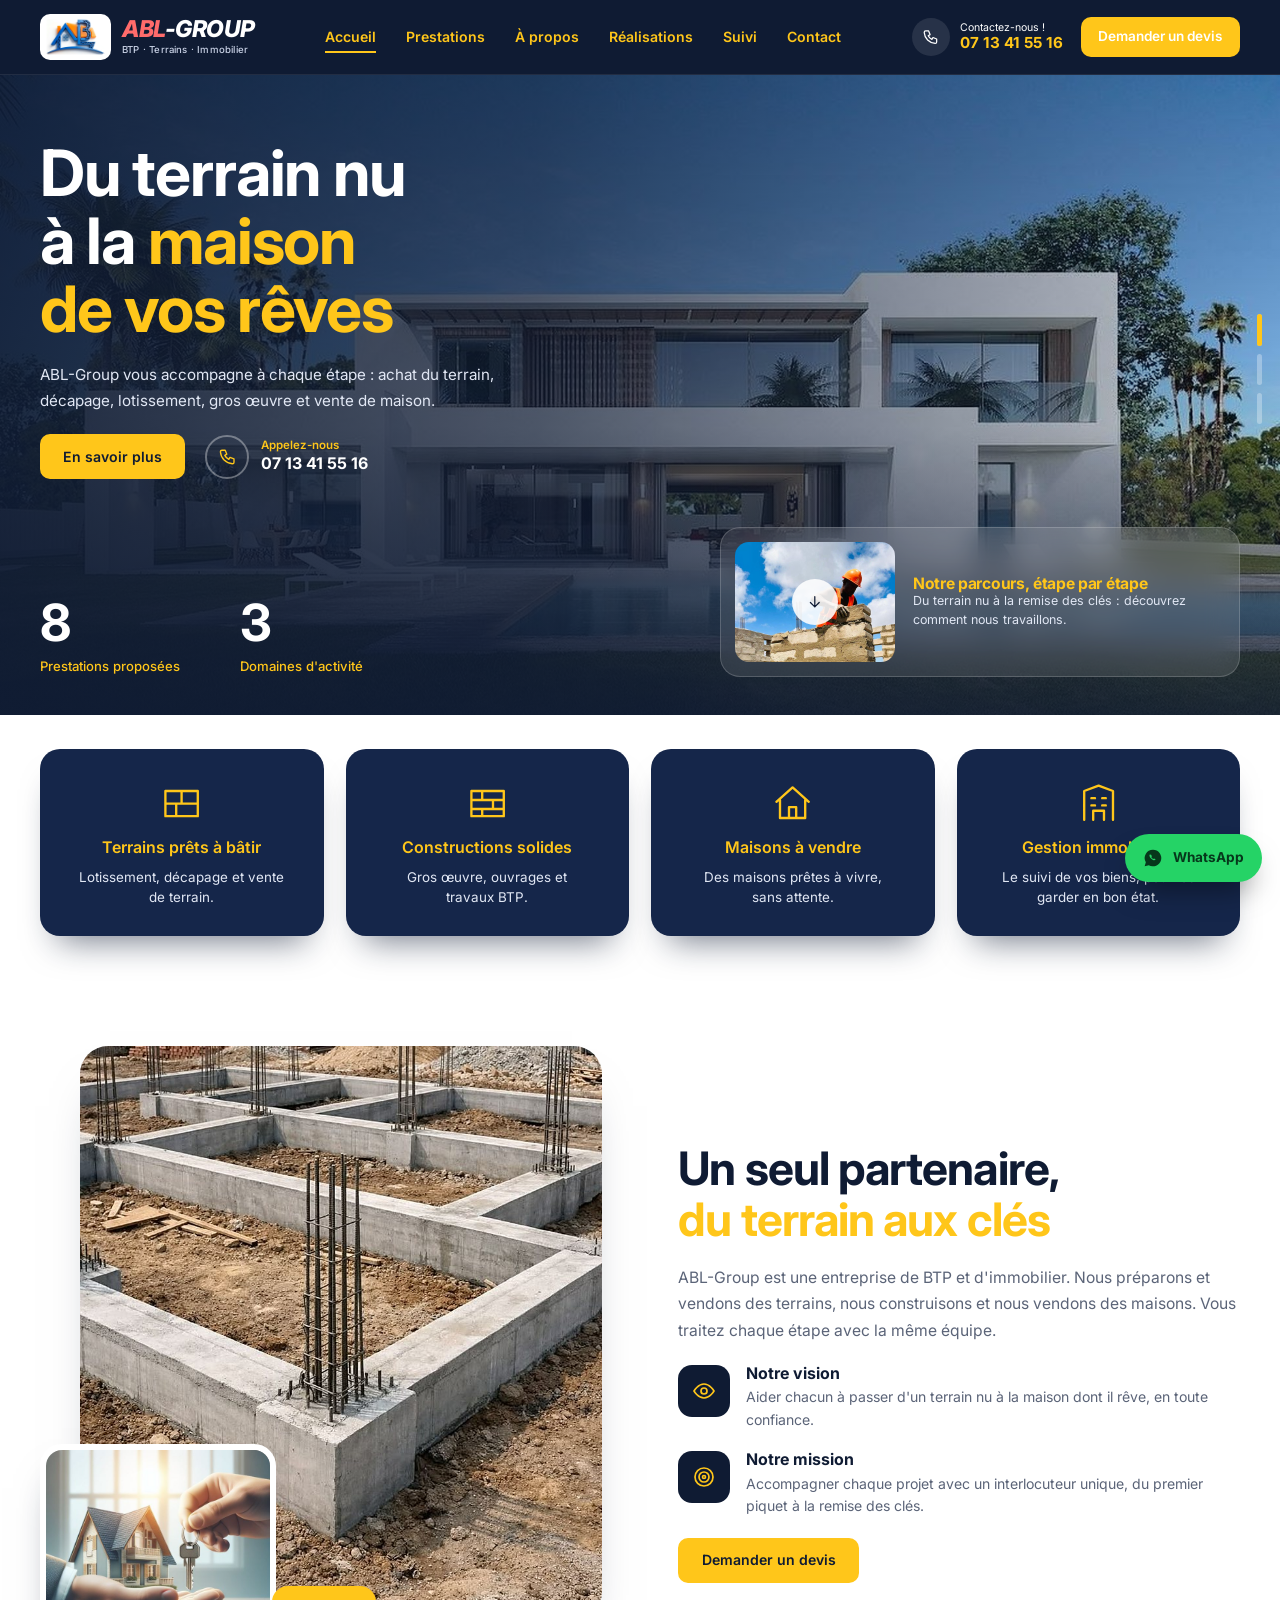
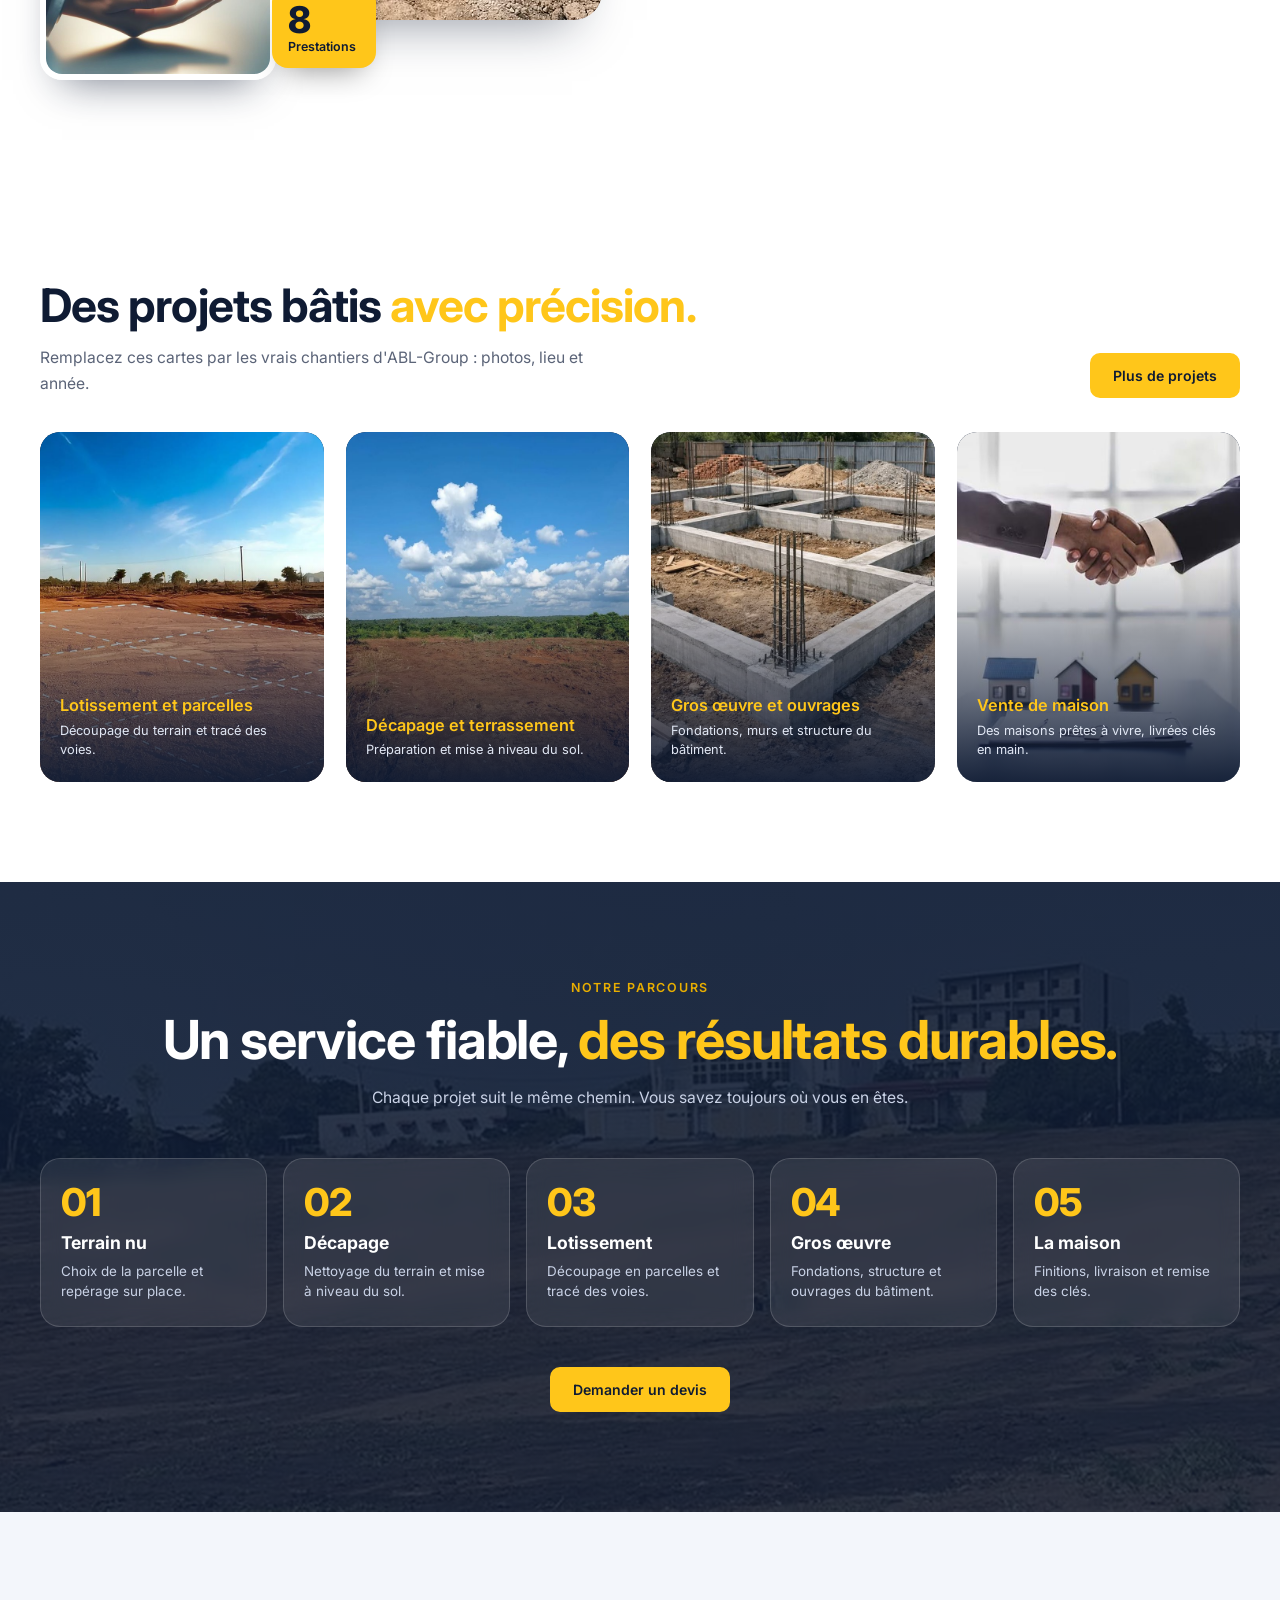
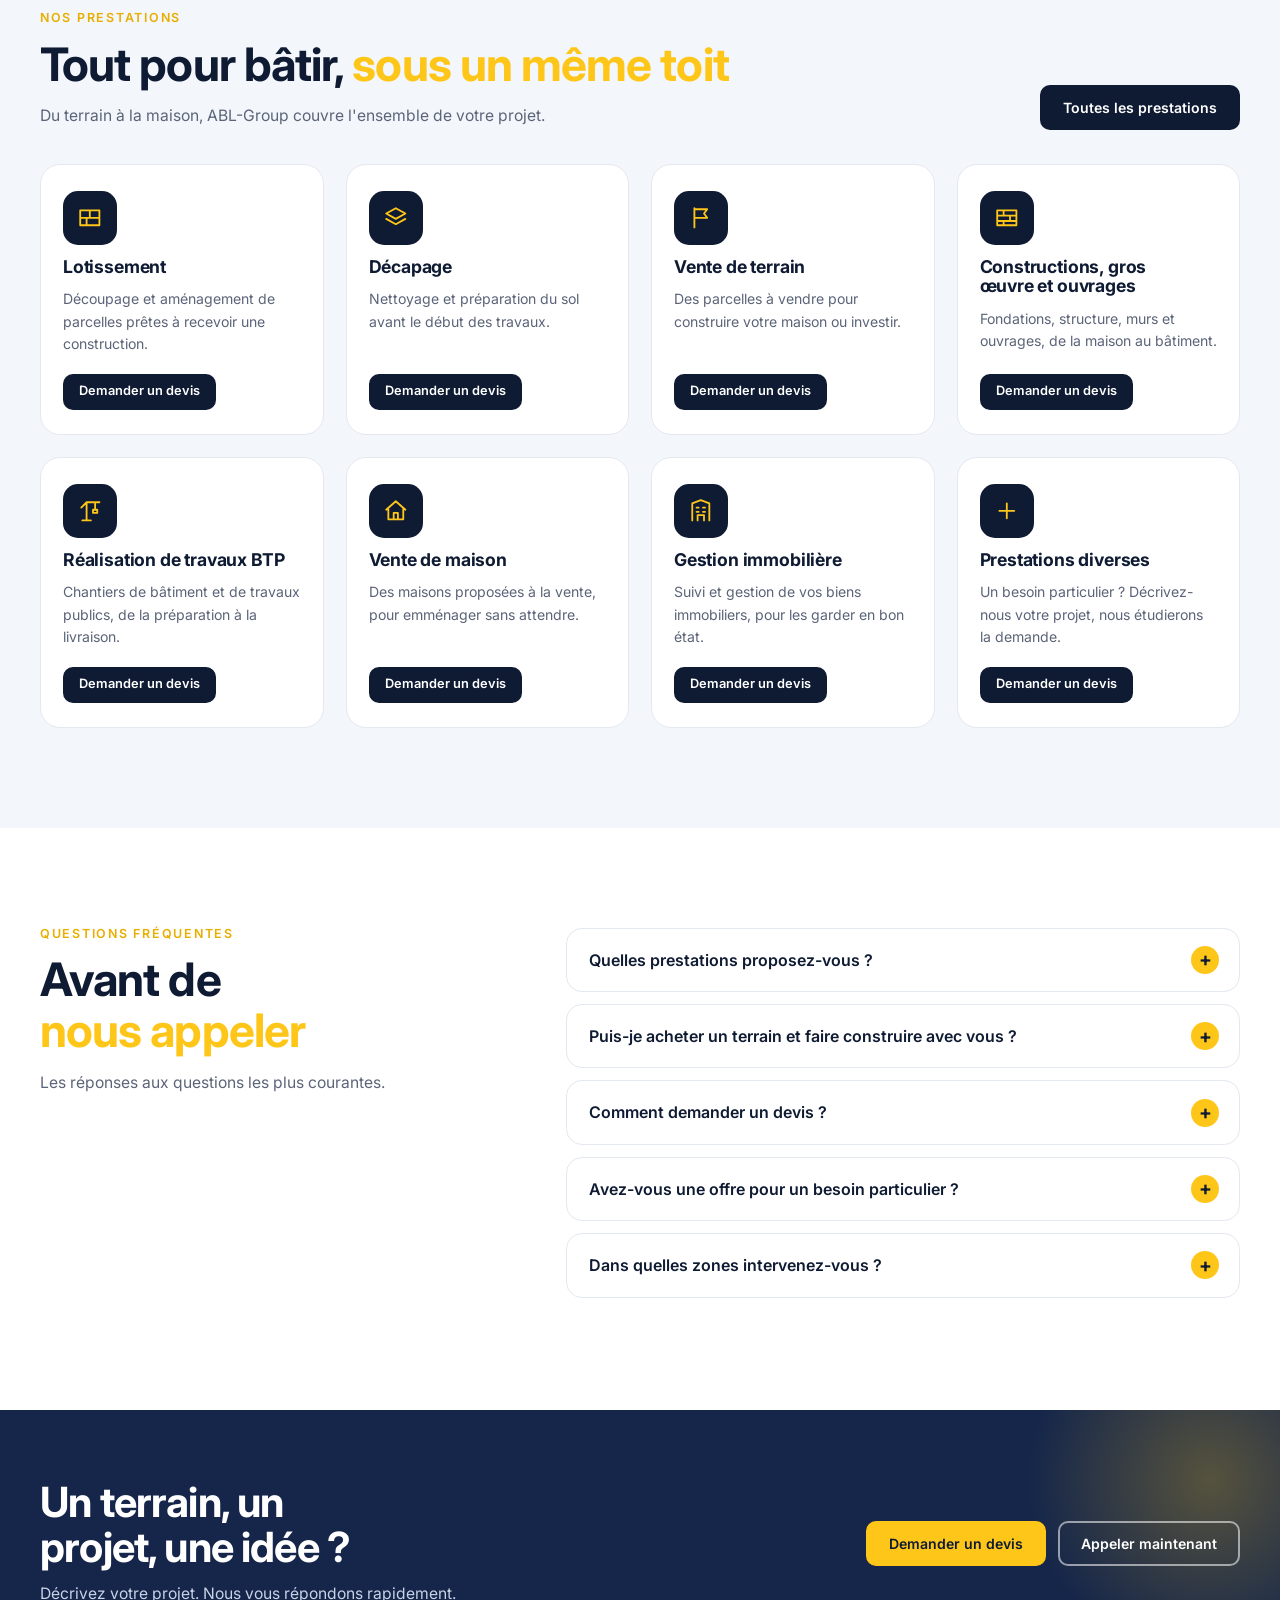
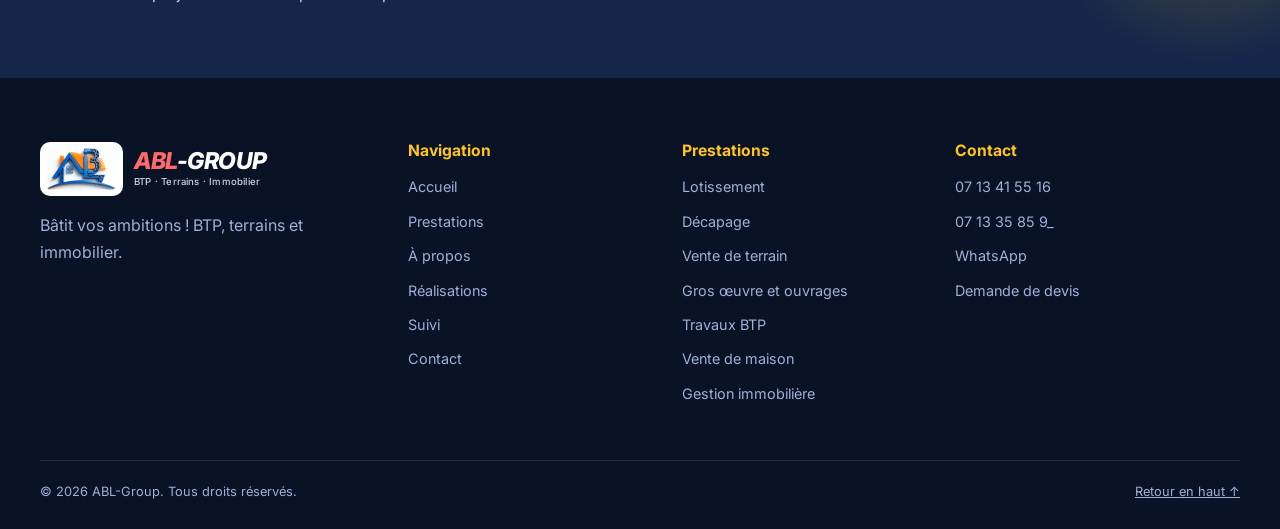
<file: index.html>
<!doctype html>
<html lang="fr" id="top">
<head>
<meta charset="utf-8">
<meta name="viewport" content="width=device-width, initial-scale=1">
<title>ABL-Group | Bâtit vos ambitions</title>
<meta name="description" content="ABL-Group : BTP, terrains et immobilier. Du terrain nu à la maison de vos rêves.">
<link rel="preconnect" href="https://fonts.googleapis.com"><link rel="preconnect" href="https://fonts.gstatic.com" crossorigin>
<link rel="stylesheet" href="https://fonts.googleapis.com/css2?family=Inter:wght@400;500;600;700;800&display=swap">
<link rel="icon" type="image/png" href="assets/img/favicon.png"><link rel="apple-touch-icon" href="assets/img/apple-touch-icon.png">
<link rel="stylesheet" href="assets/css/style.css">
</head>
<body>
<div class="abl">
<header class="abl-header"><div class="abl-in"><div class="abl-bar"><a class="abl-logo" href="index.html" aria-label="ABL-Group, accueil"><img class="abl-mark" src="assets/img/logo-mark.png" alt="Logo ABL-Group"><span class="abl-logo-t"><b><em>ABL</em>-GROUP</b><small>BTP · Terrains · Immobilier</small></span></a><nav class="abl-nav" aria-label="Navigation principale"><ul class="abl-menu"><li class="current-menu-item"><a href="index.html">Accueil</a></li><li class=""><a href="prestations.html">Prestations</a></li><li class=""><a href="a-propos.html">À propos</a></li><li class=""><a href="realisations.html">Réalisations</a></li><li class=""><a href="suivi.html">Suivi</a></li><li class=""><a href="contact.html">Contact</a></li></ul></nav><div class="abl-hright"><a class="abl-hphone" href="tel:+2250713415516"><span class="i"><svg class="ic" viewBox="0 0 24 24" aria-hidden="true"><path d="M5 4h4l2 5-2.5 1.5a11 11 0 0 0 5 5L15 13l5 2v4a2 2 0 0 1-2 2A16 16 0 0 1 3 6a2 2 0 0 1 2-2z"/></svg></span><span><small>Contactez-nous !</small><b>07 13 41 55 16</b></span></a><a class="abl-hbtn" href="demande-de-devis.html">Demander un devis</a></div><button class="abl-burger" type="button" aria-label="Ouvrir le menu" aria-expanded="false"><span></span><span></span><span></span></button></div></div></header>
<main>
<section id="accueil" class="wp-block-group alignfull abl-hero">
<div class="wp-block-group abl-slide">
<figure class="wp-block-image size-full abl-bg"><img src="assets/img/hero-1.jpg" alt="Villa moderne avec piscine et palmiers"/></figure>
<div class="wp-block-group abl-in abl-slide-in">
<h1 class="wp-block-heading">Du terrain nu à la <span class="abl-y">maison de vos rêves</span></h1>
<p class="abl-slide-p">ABL-Group vous accompagne à chaque étape : achat du terrain, décapage, lotissement, gros œuvre et vente de maison.</p>
<div class="wp-block-group abl-cta-row">
<div class="wp-block-buttons">
<div class="wp-block-button"><a class="wp-block-button__link wp-element-button" href="a-propos.html">En savoir plus</a></div>
</div>
<a class="abl-call" href="tel:+2250713415516"><span class="i"><svg class="ic" viewBox="0 0 24 24" aria-hidden="true"><path d="M5 4h4l2 5-2.5 1.5a11 11 0 0 0 5 5L15 13l5 2v4a2 2 0 0 1-2 2A16 16 0 0 1 3 6a2 2 0 0 1 2-2z"/></svg></span><span><small>Appelez-nous</small><b>07 13 41 55 16</b></span></a>
</div>
</div>
</div>
<div class="wp-block-group abl-slide">
<figure class="wp-block-image size-full abl-bg"><img src="assets/img/hero-2.jpg" alt="Terrain dégagé avec parcelles tracées"/></figure>
<div class="wp-block-group abl-in abl-slide-in">
<h2 class="wp-block-heading">Un terrain préparé, <span class="abl-y">prêt à construire</span></h2>
<p class="abl-slide-p">Lotissement, décapage et vente de terrain : nous préparons le sol avant de bâtir.</p>
<div class="wp-block-group abl-cta-row">
<div class="wp-block-buttons">
<div class="wp-block-button"><a class="wp-block-button__link wp-element-button" href="a-propos.html">En savoir plus</a></div>
</div>
<a class="abl-call" href="tel:+2250713415516"><span class="i"><svg class="ic" viewBox="0 0 24 24" aria-hidden="true"><path d="M5 4h4l2 5-2.5 1.5a11 11 0 0 0 5 5L15 13l5 2v4a2 2 0 0 1-2 2A16 16 0 0 1 3 6a2 2 0 0 1 2-2z"/></svg></span><span><small>Appelez-nous</small><b>07 13 41 55 16</b></span></a>
</div>
</div>
</div>
<div class="wp-block-group abl-slide">
<figure class="wp-block-image size-full abl-bg"><img src="assets/img/hero-3.jpg" alt="Villa moderne avec piscine au crépuscule"/></figure>
<div class="wp-block-group abl-in abl-slide-in">
<h2 class="wp-block-heading">Une maison <span class="abl-y">prête à vivre</span></h2>
<p class="abl-slide-p">Gros œuvre, travaux BTP et vente de maison : nous construisons et nous vous remettons les clés.</p>
<div class="wp-block-group abl-cta-row">
<div class="wp-block-buttons">
<div class="wp-block-button"><a class="wp-block-button__link wp-element-button" href="a-propos.html">En savoir plus</a></div>
</div>
<a class="abl-call" href="tel:+2250713415516"><span class="i"><svg class="ic" viewBox="0 0 24 24" aria-hidden="true"><path d="M5 4h4l2 5-2.5 1.5a11 11 0 0 0 5 5L15 13l5 2v4a2 2 0 0 1-2 2A16 16 0 0 1 3 6a2 2 0 0 1 2-2z"/></svg></span><span><small>Appelez-nous</small><b>07 13 41 55 16</b></span></a>
</div>
</div>
</div>
<div class="wp-block-group abl-hero-foot">
<div class="wp-block-group abl-in">
<div class="wp-block-group abl-foot-in">
<div class="wp-block-group abl-stats">
<div class="wp-block-group abl-stat">
<p class="n">8</p>
<p class="l">Prestations proposées</p>
</div>
<div class="wp-block-group abl-stat">
<p class="n">3</p>
<p class="l">Domaines d'activité</p>
</div>
</div>
<div class="wp-block-group abl-glass">
<div class="wp-block-group abl-thumb">
<figure class="wp-block-image size-full"><img src="assets/img/thumb.jpg" alt="Maçon au travail sur un mur en parpaings"/></figure>
<a href="#parcours" aria-label="Voir notre parcours"><svg class="ic" viewBox="0 0 24 24" aria-hidden="true"><path d="M12 5v14M6 13l6 6 6-6"/></svg></a>
</div>
<div class="wp-block-group abl-glass-t">
<h3 class="wp-block-heading">Notre parcours, étape par étape</h3>
<p>Du terrain nu à la remise des clés : découvrez comment nous travaillons.</p>
</div>
</div>
</div>
</div>
</div>
</section>
<section class="wp-block-group abl-feats">
<div class="wp-block-group abl-in">
<div class="wp-block-group abl-feat-grid">
<div class="wp-block-group abl-feat">
<div class="abl-feat-i"><svg class="ic" viewBox="0 0 24 24" aria-hidden="true"><path d="M3 5h18v14H3zM3 12h18M12 5v7M9 12v7"/></svg></div>
<h3 class="wp-block-heading">Terrains prêts à bâtir</h3>
<p class="abl-feat-p">Lotissement, décapage et vente de terrain.</p>
</div>
<div class="wp-block-group abl-feat">
<div class="abl-feat-i"><svg class="ic" viewBox="0 0 24 24" aria-hidden="true"><path d="M3 5h18v14H3zM3 10h18M3 15h18M9 5v5M15 10v5M9 15v4"/></svg></div>
<h3 class="wp-block-heading">Constructions solides</h3>
<p class="abl-feat-p">Gros œuvre, ouvrages et travaux BTP.</p>
</div>
<div class="wp-block-group abl-feat">
<div class="abl-feat-i"><svg class="ic" viewBox="0 0 24 24" aria-hidden="true"><path d="M3 11l9-8 9 8M5 10v10h14V10M10 20v-6h4v6"/></svg></div>
<h3 class="wp-block-heading">Maisons à vendre</h3>
<p class="abl-feat-p">Des maisons prêtes à vivre, sans attente.</p>
</div>
<div class="wp-block-group abl-feat">
<div class="abl-feat-i"><svg class="ic" viewBox="0 0 24 24" aria-hidden="true"><path d="M4 21V5l8-3 8 3v16M9 21v-5h6v5M8 9h2M14 9h2M8 13h2M14 13h2"/></svg></div>
<h3 class="wp-block-heading">Gestion immobilière</h3>
<p class="abl-feat-p">Le suivi de vos biens, pour les garder en bon état.</p>
</div>
</div>
</div>
</section>
<section class="wp-block-group abl-sec">
<div class="wp-block-group abl-in">
<div class="wp-block-group abl-about">
<div class="wp-block-group abl-collage abl-rv">
<figure class="wp-block-image size-full abl-c1"><img src="assets/img/about-1.jpg" alt="Fondations d'une maison en construction"/></figure>
<figure class="wp-block-image size-full abl-c2"><img src="assets/img/about-2.jpg" alt="Remise des clés d'une maison"/></figure>
<div class="wp-block-group abl-badge">
<p class="n">8</p>
<p class="l">Prestations</p>
</div>
</div>
<div class="wp-block-group abl-about-txt abl-rv">
<h2 class="wp-block-heading abl-h2">Un seul partenaire, <span class="abl-y">du terrain aux clés</span></h2>
<p class="abl-sub">ABL-Group est une entreprise de BTP et d'immobilier. Nous préparons et vendons des terrains, nous construisons et nous vendons des maisons. Vous traitez chaque étape avec la même équipe.</p>
<div class="wp-block-group abl-vm">
<div class="abl-vm-i"><svg class="ic" viewBox="0 0 24 24" aria-hidden="true"><path d="M2 12s4-7 10-7 10 7 10 7-4 7-10 7S2 12 2 12z"/><circle cx="12" cy="12" r="3"/></svg></div>
<div class="wp-block-group abl-vm-t">
<h3 class="wp-block-heading">Notre vision</h3>
<p>Aider chacun à passer d'un terrain nu à la maison dont il rêve, en toute confiance.</p>
</div>
</div>
<div class="wp-block-group abl-vm">
<div class="abl-vm-i"><svg class="ic" viewBox="0 0 24 24" aria-hidden="true"><circle cx="12" cy="12" r="9"/><circle cx="12" cy="12" r="5"/><circle cx="12" cy="12" r="1.5"/></svg></div>
<div class="wp-block-group abl-vm-t">
<h3 class="wp-block-heading">Notre mission</h3>
<p>Accompagner chaque projet avec un interlocuteur unique, du premier piquet à la remise des clés.</p>
</div>
</div>
<div class="wp-block-buttons">
<div class="wp-block-button"><a class="wp-block-button__link wp-element-button" href="demande-de-devis.html">Demander un devis</a></div>
</div>
</div>
</div>
</div>
</section>
<section class="wp-block-group abl-sec">
<div class="wp-block-group abl-in">
<div class="wp-block-group abl-proj-head">
<div class="wp-block-group abl-head">
<h2 class="wp-block-heading abl-h2">Des projets bâtis <span class="abl-y">avec précision.</span></h2>
<p class="abl-sub">Remplacez ces cartes par les vrais chantiers d'ABL-Group : photos, lieu et année.</p>
</div>
<div class="wp-block-buttons">
<div class="wp-block-button"><a class="wp-block-button__link wp-element-button" href="realisations.html">Plus de projets</a></div>
</div>
</div>
<div class="wp-block-group abl-carousel">
<div class="wp-block-group abl-track">
<div class="wp-block-group abl-proj">
<figure class="wp-block-image size-full"><img src="assets/img/projet-1.jpg" alt="Lotissement et parcelles"/></figure>
<div class="wp-block-group abl-proj-b">
<h3 class="wp-block-heading">Lotissement et parcelles</h3>
<p class="abl-proj-p">Découpage du terrain et tracé des voies.</p>
</div>
</div>
<div class="wp-block-group abl-proj">
<figure class="wp-block-image size-full"><img src="assets/img/projet-2.jpg" alt="Décapage et terrassement"/></figure>
<div class="wp-block-group abl-proj-b">
<h3 class="wp-block-heading">Décapage et terrassement</h3>
<p class="abl-proj-p">Préparation et mise à niveau du sol.</p>
</div>
</div>
<div class="wp-block-group abl-proj">
<figure class="wp-block-image size-full"><img src="assets/img/projet-3.jpg" alt="Gros œuvre et ouvrages"/></figure>
<div class="wp-block-group abl-proj-b">
<h3 class="wp-block-heading">Gros œuvre et ouvrages</h3>
<p class="abl-proj-p">Fondations, murs et structure du bâtiment.</p>
</div>
</div>
<div class="wp-block-group abl-proj">
<figure class="wp-block-image size-full"><img src="assets/img/projet-4.jpg" alt="Vente de maison"/></figure>
<div class="wp-block-group abl-proj-b">
<h3 class="wp-block-heading">Vente de maison</h3>
<p class="abl-proj-p">Des maisons prêtes à vivre, livrées clés en main.</p>
</div>
</div>
</div>
</div>
</div>
</section>
<section id="parcours" class="wp-block-group alignfull abl-band">
<figure class="wp-block-image size-full abl-bg"><img src="assets/img/band.jpg" alt="Terrain aménagé avec des constructions au fond"/></figure>
<div class="wp-block-group abl-in">
<div class="wp-block-group abl-band-head">
<p class="abl-eyebrow">Notre parcours</p>
<h2 class="wp-block-heading">Un service fiable, <span class="abl-y">des résultats durables.</span></h2>
<p class="abl-sub">Chaque projet suit le même chemin. Vous savez toujours où vous en êtes.</p>
</div>
<div class="wp-block-group abl-steps">
<div class="wp-block-group abl-step">
<p class="n">01</p>
<h3 class="wp-block-heading">Terrain nu</h3>
<p class="t">Choix de la parcelle et repérage sur place.</p>
</div>
<div class="wp-block-group abl-step">
<p class="n">02</p>
<h3 class="wp-block-heading">Décapage</h3>
<p class="t">Nettoyage du terrain et mise à niveau du sol.</p>
</div>
<div class="wp-block-group abl-step">
<p class="n">03</p>
<h3 class="wp-block-heading">Lotissement</h3>
<p class="t">Découpage en parcelles et tracé des voies.</p>
</div>
<div class="wp-block-group abl-step">
<p class="n">04</p>
<h3 class="wp-block-heading">Gros œuvre</h3>
<p class="t">Fondations, structure et ouvrages du bâtiment.</p>
</div>
<div class="wp-block-group abl-step">
<p class="n">05</p>
<h3 class="wp-block-heading">La maison</h3>
<p class="t">Finitions, livraison et remise des clés.</p>
</div>
</div>
<div class="wp-block-buttons">
<div class="wp-block-button"><a class="wp-block-button__link wp-element-button" href="demande-de-devis.html">Demander un devis</a></div>
</div>
</div>
</section>
<section class="wp-block-group abl-sec abl-soft">
<div class="wp-block-group abl-in">
<div class="wp-block-group abl-proj-head">
<div class="wp-block-group abl-head">
<p class="abl-eyebrow">Nos prestations</p>
<h2 class="wp-block-heading abl-h2">Tout pour bâtir, <span class="abl-y">sous un même toit</span></h2>
<p class="abl-sub">Du terrain à la maison, ABL-Group couvre l'ensemble de votre projet.</p>
</div>
<div class="wp-block-buttons">
<div class="wp-block-button abl-b-navy"><a class="wp-block-button__link wp-element-button" href="prestations.html">Toutes les prestations</a></div>
</div>
</div>
<div class="wp-block-group abl-svc-grid">
<div class="wp-block-group abl-svc">
<div class="abl-svc-i"><svg class="ic" viewBox="0 0 24 24" aria-hidden="true"><path d="M3 5h18v14H3zM3 12h18M12 5v7M9 12v7"/></svg></div>
<h3 class="wp-block-heading">Lotissement</h3>
<p class="abl-svc-p">Découpage et aménagement de parcelles prêtes à recevoir une construction.</p>
<div class="wp-block-buttons">
<div class="wp-block-button abl-b-navy abl-b-sm"><a class="wp-block-button__link wp-element-button" href="demande-de-devis.html">Demander un devis</a></div>
</div>
</div>
<div class="wp-block-group abl-svc">
<div class="abl-svc-i"><svg class="ic" viewBox="0 0 24 24" aria-hidden="true"><path d="M12 3L3 8l9 5 9-5zM3 13l9 5 9-5"/></svg></div>
<h3 class="wp-block-heading">Décapage</h3>
<p class="abl-svc-p">Nettoyage et préparation du sol avant le début des travaux.</p>
<div class="wp-block-buttons">
<div class="wp-block-button abl-b-navy abl-b-sm"><a class="wp-block-button__link wp-element-button" href="demande-de-devis.html">Demander un devis</a></div>
</div>
</div>
<div class="wp-block-group abl-svc">
<div class="abl-svc-i"><svg class="ic" viewBox="0 0 24 24" aria-hidden="true"><path d="M6 21V3M6 4h12l-3 4 3 4H6"/></svg></div>
<h3 class="wp-block-heading">Vente de terrain</h3>
<p class="abl-svc-p">Des parcelles à vendre pour construire votre maison ou investir.</p>
<div class="wp-block-buttons">
<div class="wp-block-button abl-b-navy abl-b-sm"><a class="wp-block-button__link wp-element-button" href="demande-de-devis.html">Demander un devis</a></div>
</div>
</div>
<div class="wp-block-group abl-svc">
<div class="abl-svc-i"><svg class="ic" viewBox="0 0 24 24" aria-hidden="true"><path d="M3 5h18v14H3zM3 10h18M3 15h18M9 5v5M15 10v5M9 15v4"/></svg></div>
<h3 class="wp-block-heading">Constructions, gros œuvre et ouvrages</h3>
<p class="abl-svc-p">Fondations, structure, murs et ouvrages, de la maison au bâtiment.</p>
<div class="wp-block-buttons">
<div class="wp-block-button abl-b-navy abl-b-sm"><a class="wp-block-button__link wp-element-button" href="demande-de-devis.html">Demander un devis</a></div>
</div>
</div>
<div class="wp-block-group abl-svc">
<div class="abl-svc-i"><svg class="ic" viewBox="0 0 24 24" aria-hidden="true"><path d="M5 21h8M9 21V4M9 4h12M9 4L4 9M17 4v7M15 11h4v3h-4z"/></svg></div>
<h3 class="wp-block-heading">Réalisation de travaux BTP</h3>
<p class="abl-svc-p">Chantiers de bâtiment et de travaux publics, de la préparation à la livraison.</p>
<div class="wp-block-buttons">
<div class="wp-block-button abl-b-navy abl-b-sm"><a class="wp-block-button__link wp-element-button" href="demande-de-devis.html">Demander un devis</a></div>
</div>
</div>
<div class="wp-block-group abl-svc">
<div class="abl-svc-i"><svg class="ic" viewBox="0 0 24 24" aria-hidden="true"><path d="M3 11l9-8 9 8M5 10v10h14V10M10 20v-6h4v6"/></svg></div>
<h3 class="wp-block-heading">Vente de maison</h3>
<p class="abl-svc-p">Des maisons proposées à la vente, pour emménager sans attendre.</p>
<div class="wp-block-buttons">
<div class="wp-block-button abl-b-navy abl-b-sm"><a class="wp-block-button__link wp-element-button" href="demande-de-devis.html">Demander un devis</a></div>
</div>
</div>
<div class="wp-block-group abl-svc">
<div class="abl-svc-i"><svg class="ic" viewBox="0 0 24 24" aria-hidden="true"><path d="M4 21V5l8-3 8 3v16M9 21v-5h6v5M8 9h2M14 9h2M8 13h2M14 13h2"/></svg></div>
<h3 class="wp-block-heading">Gestion immobilière</h3>
<p class="abl-svc-p">Suivi et gestion de vos biens immobiliers, pour les garder en bon état.</p>
<div class="wp-block-buttons">
<div class="wp-block-button abl-b-navy abl-b-sm"><a class="wp-block-button__link wp-element-button" href="demande-de-devis.html">Demander un devis</a></div>
</div>
</div>
<div class="wp-block-group abl-svc">
<div class="abl-svc-i"><svg class="ic" viewBox="0 0 24 24" aria-hidden="true"><path d="M12 5v14M5 12h14"/></svg></div>
<h3 class="wp-block-heading">Prestations diverses</h3>
<p class="abl-svc-p">Un besoin particulier ? Décrivez-nous votre projet, nous étudierons la demande.</p>
<div class="wp-block-buttons">
<div class="wp-block-button abl-b-navy abl-b-sm"><a class="wp-block-button__link wp-element-button" href="demande-de-devis.html">Demander un devis</a></div>
</div>
</div>
</div>
</div>
</section>
<section id="faq" class="wp-block-group abl-sec ">
<div class="wp-block-group abl-in">
<div class="wp-block-group abl-faq-grid">
<div class="wp-block-group abl-head">
<p class="abl-eyebrow">Questions fréquentes</p>
<h2 class="wp-block-heading abl-h2">Avant de <span class="abl-y">nous appeler</span></h2>
<p class="abl-sub">Les réponses aux questions les plus courantes.</p>
</div>
<div class="wp-block-group abl-faq">
<details class="wp-block-details"><summary>Quelles prestations proposez-vous ?</summary><p>Gestion immobilière, lotissement, décapage, vente de terrain, constructions, gros œuvre et ouvrages, travaux BTP, vente de maison et prestations diverses.</p>
</details>
<details class="wp-block-details"><summary>Puis-je acheter un terrain et faire construire avec vous ?</summary><p>Oui. Nous vendons des terrains et nous réalisons les constructions. Vous gardez le même interlocuteur pour les deux étapes.</p>
</details>
<details class="wp-block-details"><summary>Comment demander un devis ?</summary><p>Appelez-nous, écrivez-nous sur WhatsApp ou remplissez le formulaire de demande de devis. Décrivez votre projet : terrain, surface, localisation, délai.</p>
</details>
<details class="wp-block-details"><summary>Avez-vous une offre pour un besoin particulier ?</summary><p>Oui, sous la rubrique prestations diverses. Expliquez-nous votre besoin et nous étudierons la demande.</p>
</details>
<details class="wp-block-details"><summary>Dans quelles zones intervenez-vous ?</summary><p>[À compléter : villes et quartiers où ABL-Group intervient.]</p>
</details>
</div>
</div>
</div>
</section>
<section class="wp-block-group alignfull abl-cta2">
<div class="wp-block-group abl-in">
<div class="wp-block-group abl-cta2-in">
<div class="wp-block-group abl-cta-t">
<h2 class="wp-block-heading">Un terrain, un projet, une idée ?</h2>
<p class="abl-sub">Décrivez votre projet. Nous vous répondons rapidement.</p>
</div>
<div class="wp-block-buttons">
<div class="wp-block-button"><a class="wp-block-button__link wp-element-button" href="demande-de-devis.html">Demander un devis</a></div>
<div class="wp-block-button abl-b-ghost"><a class="wp-block-button__link wp-element-button" href="tel:+2250713415516">Appeler maintenant</a></div>
</div>
</div>
</div>
</section>

</main>
<footer class="abl-footer"><div class="abl-in"><div class="abl-foot-grid"><div class="abl-fc"><a class="abl-logo" href="index.html" aria-label="ABL-Group, accueil"><img class="abl-mark" src="assets/img/logo-mark.png" alt="Logo ABL-Group"><span class="abl-logo-t"><b><em>ABL</em>-GROUP</b><small>BTP · Terrains · Immobilier</small></span></a><p>Bâtit vos ambitions ! BTP, terrains et immobilier.</p></div><div class="abl-fc"><h4>Navigation</h4><ul><li><a href="index.html">Accueil</a></li><li><a href="prestations.html">Prestations</a></li><li><a href="a-propos.html">À propos</a></li><li><a href="realisations.html">Réalisations</a></li><li><a href="suivi.html">Suivi</a></li><li><a href="contact.html">Contact</a></li></ul></div><div class="abl-fc"><h4>Prestations</h4><ul><li><a href="prestations.html">Lotissement</a></li><li><a href="prestations.html">Décapage</a></li><li><a href="prestations.html">Vente de terrain</a></li><li><a href="prestations.html">Gros œuvre et ouvrages</a></li><li><a href="prestations.html">Travaux BTP</a></li><li><a href="prestations.html">Vente de maison</a></li><li><a href="prestations.html">Gestion immobilière</a></li></ul></div><div class="abl-fc"><h4>Contact</h4><ul><li><a href="tel:+2250713415516">07 13 41 55 16</a></li><li>07 13 35 85 9_</li><li><a href="https://wa.me/2250713415516">WhatsApp</a></li><li><a href="demande-de-devis.html">Demande de devis</a></li></ul></div></div><div class="abl-copy"><p>© 2026 ABL-Group. Tous droits réservés.</p><p><a href="#top">Retour en haut ↑</a></p></div></div></footer>
<div class="abl-wa"><a href="https://wa.me/2250713415516" aria-label="Écrire sur WhatsApp"><svg viewBox="0 0 24 24" aria-hidden="true"><path d="M12 2a10 10 0 0 0-8.6 15.1L2 22l5-1.3A10 10 0 1 0 12 2z"/><path fill="#25D366" d="M8.2 7.8c-.4.4-.6 1-.4 1.8.6 2.3 2.7 4.4 5 5.100.9.3 1.5 0 1.9-.5l.4-.7-1.9-1-.8.8c-1.1-.4-2-1.3-2.5-2.4l.8-.8-.9-2z"/></svg><span>WhatsApp</span></a></div>
</div>
<script src="assets/js/abl.js"></script>
<script>
/* Formulaires du site statique : envoi par WhatsApp (un site statique n'a pas de serveur pour envoyer des e-mails). */
(function(){
  document.querySelectorAll('form.abl-form').forEach(function(f){
    f.addEventListener('submit',function(e){
      e.preventDefault();
      var g=function(n){var x=f.querySelector('[name="'+n+'"]');return x?x.value.trim():''};
      var t='Bonjour ABL-Group, demande de devis.\nNom : '+g('nom')+'\nTéléphone : '+g('tel')+'\nE-mail : '+g('email')+'\nProjet : '+g('projet')+'\nMessage : '+g('message');
      window.open('https://wa.me/2250713415516?text='+encodeURIComponent(t),'_blank');
    });
  });
})();
</script>

</body>
</html>
</file>
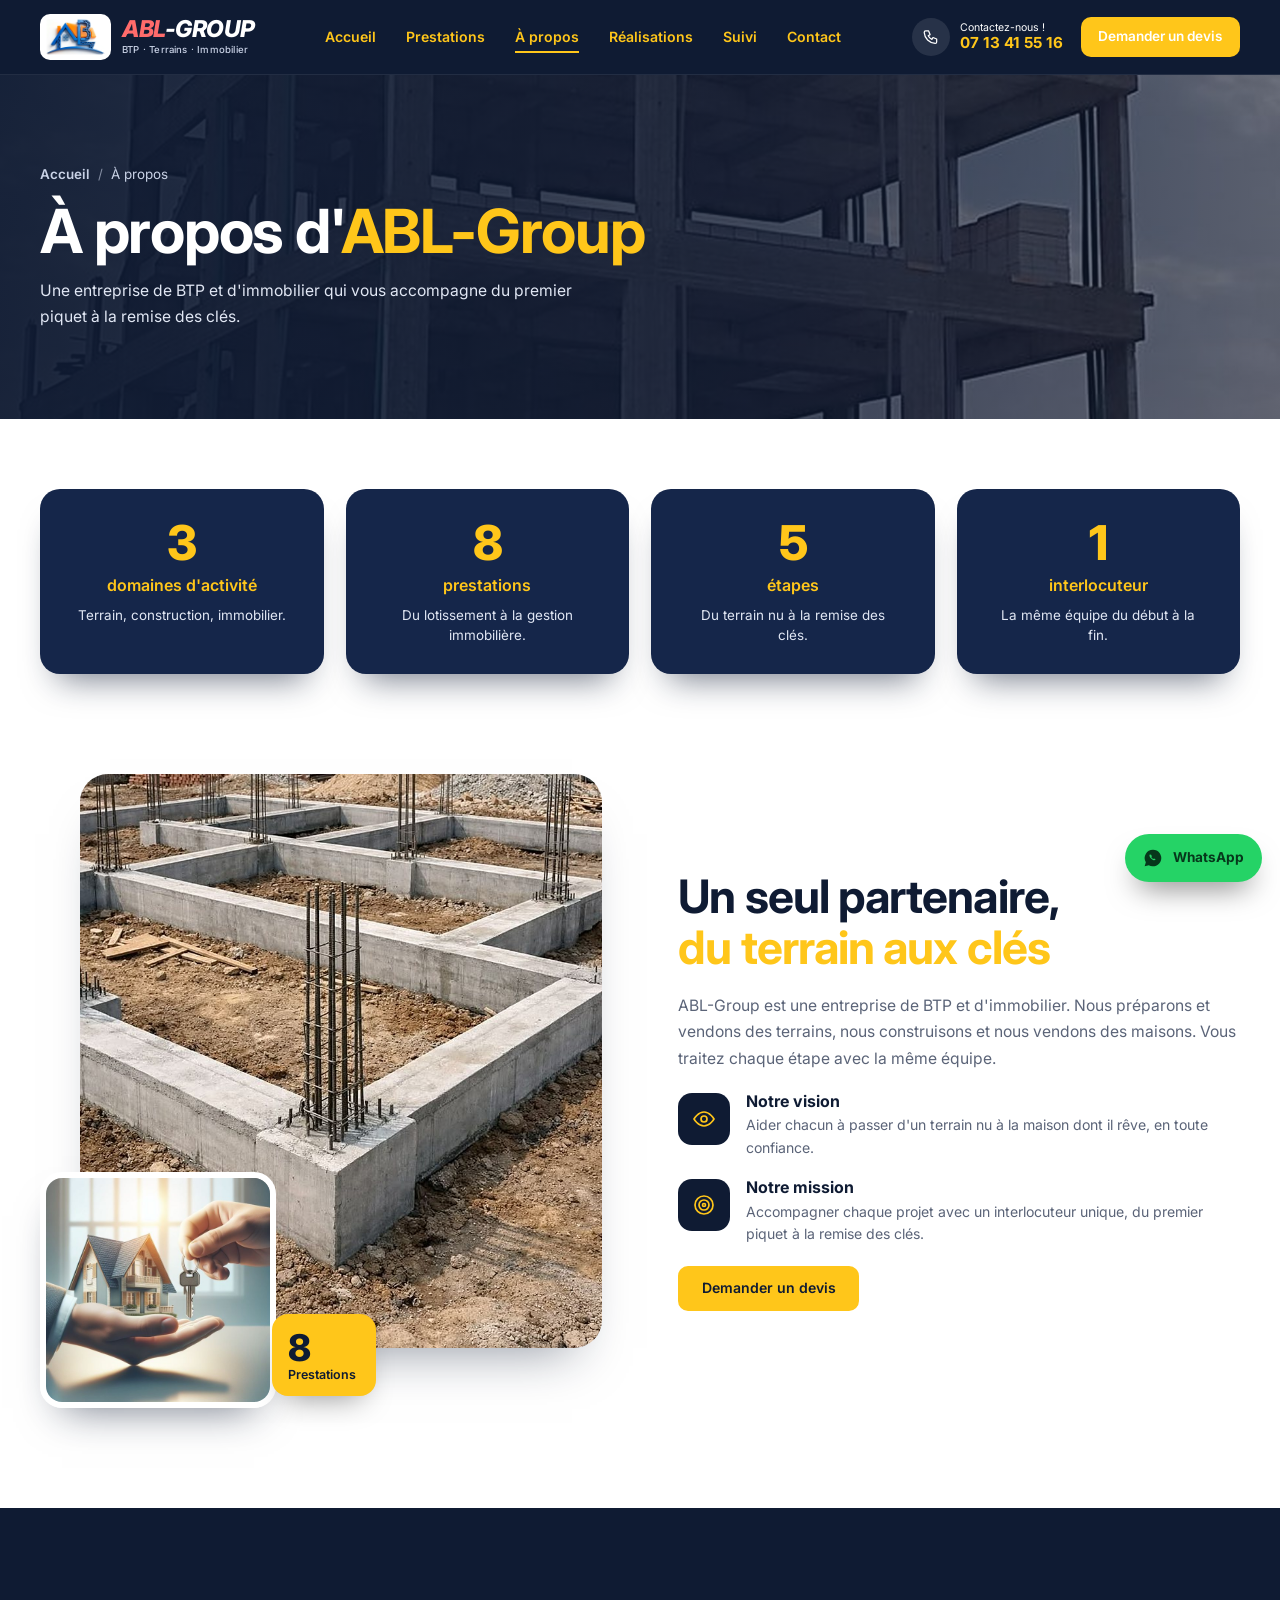
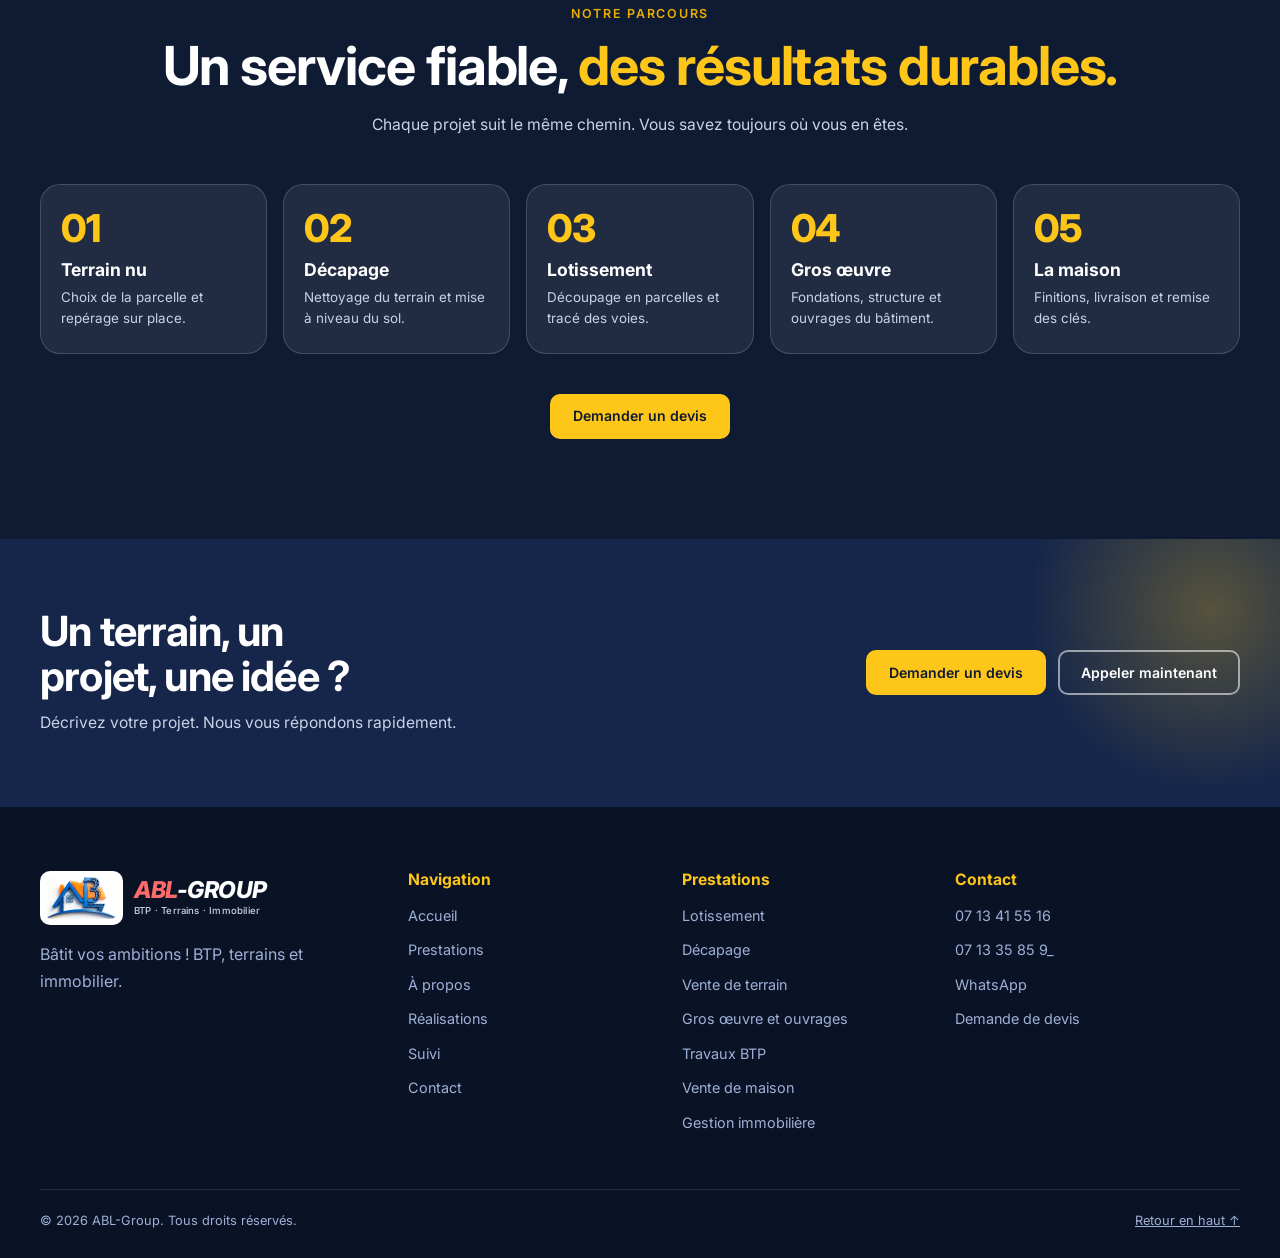
<file: a-propos.html>
<!doctype html>
<html lang="fr" id="top">
<head>
<meta charset="utf-8">
<meta name="viewport" content="width=device-width, initial-scale=1">
<title>À propos | ABL-Group</title>
<meta name="description" content="ABL-Group : BTP, terrains et immobilier. Du terrain nu à la maison de vos rêves.">
<link rel="preconnect" href="https://fonts.googleapis.com"><link rel="preconnect" href="https://fonts.gstatic.com" crossorigin>
<link rel="stylesheet" href="https://fonts.googleapis.com/css2?family=Inter:wght@400;500;600;700;800&display=swap">
<link rel="icon" type="image/png" href="assets/img/favicon.png"><link rel="apple-touch-icon" href="assets/img/apple-touch-icon.png">
<link rel="stylesheet" href="assets/css/style.css">
</head>
<body>
<div class="abl">
<header class="abl-header"><div class="abl-in"><div class="abl-bar"><a class="abl-logo" href="index.html" aria-label="ABL-Group, accueil"><img class="abl-mark" src="assets/img/logo-mark.png" alt="Logo ABL-Group"><span class="abl-logo-t"><b><em>ABL</em>-GROUP</b><small>BTP · Terrains · Immobilier</small></span></a><nav class="abl-nav" aria-label="Navigation principale"><ul class="abl-menu"><li class=""><a href="index.html">Accueil</a></li><li class=""><a href="prestations.html">Prestations</a></li><li class="current-menu-item"><a href="a-propos.html">À propos</a></li><li class=""><a href="realisations.html">Réalisations</a></li><li class=""><a href="suivi.html">Suivi</a></li><li class=""><a href="contact.html">Contact</a></li></ul></nav><div class="abl-hright"><a class="abl-hphone" href="tel:+2250713415516"><span class="i"><svg class="ic" viewBox="0 0 24 24" aria-hidden="true"><path d="M5 4h4l2 5-2.5 1.5a11 11 0 0 0 5 5L15 13l5 2v4a2 2 0 0 1-2 2A16 16 0 0 1 3 6a2 2 0 0 1 2-2z"/></svg></span><span><small>Contactez-nous !</small><b>07 13 41 55 16</b></span></a><a class="abl-hbtn" href="demande-de-devis.html">Demander un devis</a></div><button class="abl-burger" type="button" aria-label="Ouvrir le menu" aria-expanded="false"><span></span><span></span><span></span></button></div></div></header>
<main>
<section class="wp-block-group alignfull abl-pagehead">
<figure class="wp-block-image size-full abl-bg"><img src="assets/img/head-apropos.jpg" alt="Structure en béton d'un immeuble en construction"/></figure>
<div class="wp-block-group abl-in">
<p class="abl-crumb"><a href="index.html">Accueil</a> <span>/</span> À propos</p>
<h1 class="wp-block-heading">À propos d'<span class="abl-y">ABL-Group</span></h1>
<p class="abl-sub">Une entreprise de BTP et d'immobilier qui vous accompagne du premier piquet à la remise des clés.</p>
</div>
</section>
<section class="wp-block-group abl-feats abl-feats-pg">
<div class="wp-block-group abl-in">
<div class="wp-block-group abl-feat-grid">
<div class="wp-block-group abl-feat">
<p class="abl-fact-n">3</p>
<h3 class="wp-block-heading">domaines d'activité</h3>
<p class="abl-feat-p">Terrain, construction, immobilier.</p>
</div>
<div class="wp-block-group abl-feat">
<p class="abl-fact-n">8</p>
<h3 class="wp-block-heading">prestations</h3>
<p class="abl-feat-p">Du lotissement à la gestion immobilière.</p>
</div>
<div class="wp-block-group abl-feat">
<p class="abl-fact-n">5</p>
<h3 class="wp-block-heading">étapes</h3>
<p class="abl-feat-p">Du terrain nu à la remise des clés.</p>
</div>
<div class="wp-block-group abl-feat">
<p class="abl-fact-n">1</p>
<h3 class="wp-block-heading">interlocuteur</h3>
<p class="abl-feat-p">La même équipe du début à la fin.</p>
</div>
</div>
</div>
</section>
<section class="wp-block-group abl-sec">
<div class="wp-block-group abl-in">
<div class="wp-block-group abl-about">
<div class="wp-block-group abl-collage abl-rv">
<figure class="wp-block-image size-full abl-c1"><img src="assets/img/about-1.jpg" alt="Fondations d'une maison en construction"/></figure>
<figure class="wp-block-image size-full abl-c2"><img src="assets/img/about-2.jpg" alt="Remise des clés d'une maison"/></figure>
<div class="wp-block-group abl-badge">
<p class="n">8</p>
<p class="l">Prestations</p>
</div>
</div>
<div class="wp-block-group abl-about-txt abl-rv">
<h2 class="wp-block-heading abl-h2">Un seul partenaire, <span class="abl-y">du terrain aux clés</span></h2>
<p class="abl-sub">ABL-Group est une entreprise de BTP et d'immobilier. Nous préparons et vendons des terrains, nous construisons et nous vendons des maisons. Vous traitez chaque étape avec la même équipe.</p>
<div class="wp-block-group abl-vm">
<div class="abl-vm-i"><svg class="ic" viewBox="0 0 24 24" aria-hidden="true"><path d="M2 12s4-7 10-7 10 7 10 7-4 7-10 7S2 12 2 12z"/><circle cx="12" cy="12" r="3"/></svg></div>
<div class="wp-block-group abl-vm-t">
<h3 class="wp-block-heading">Notre vision</h3>
<p>Aider chacun à passer d'un terrain nu à la maison dont il rêve, en toute confiance.</p>
</div>
</div>
<div class="wp-block-group abl-vm">
<div class="abl-vm-i"><svg class="ic" viewBox="0 0 24 24" aria-hidden="true"><circle cx="12" cy="12" r="9"/><circle cx="12" cy="12" r="5"/><circle cx="12" cy="12" r="1.5"/></svg></div>
<div class="wp-block-group abl-vm-t">
<h3 class="wp-block-heading">Notre mission</h3>
<p>Accompagner chaque projet avec un interlocuteur unique, du premier piquet à la remise des clés.</p>
</div>
</div>
<div class="wp-block-buttons">
<div class="wp-block-button"><a class="wp-block-button__link wp-element-button" href="demande-de-devis.html">Demander un devis</a></div>
</div>
</div>
</div>
</div>
</section>
<section class="wp-block-group alignfull abl-band">
<div class="wp-block-group abl-in">
<div class="wp-block-group abl-band-head">
<p class="abl-eyebrow">Notre parcours</p>
<h2 class="wp-block-heading">Un service fiable, <span class="abl-y">des résultats durables.</span></h2>
<p class="abl-sub">Chaque projet suit le même chemin. Vous savez toujours où vous en êtes.</p>
</div>
<div class="wp-block-group abl-steps">
<div class="wp-block-group abl-step">
<p class="n">01</p>
<h3 class="wp-block-heading">Terrain nu</h3>
<p class="t">Choix de la parcelle et repérage sur place.</p>
</div>
<div class="wp-block-group abl-step">
<p class="n">02</p>
<h3 class="wp-block-heading">Décapage</h3>
<p class="t">Nettoyage du terrain et mise à niveau du sol.</p>
</div>
<div class="wp-block-group abl-step">
<p class="n">03</p>
<h3 class="wp-block-heading">Lotissement</h3>
<p class="t">Découpage en parcelles et tracé des voies.</p>
</div>
<div class="wp-block-group abl-step">
<p class="n">04</p>
<h3 class="wp-block-heading">Gros œuvre</h3>
<p class="t">Fondations, structure et ouvrages du bâtiment.</p>
</div>
<div class="wp-block-group abl-step">
<p class="n">05</p>
<h3 class="wp-block-heading">La maison</h3>
<p class="t">Finitions, livraison et remise des clés.</p>
</div>
</div>
<div class="wp-block-buttons">
<div class="wp-block-button"><a class="wp-block-button__link wp-element-button" href="demande-de-devis.html">Demander un devis</a></div>
</div>
</div>
</section>
<section class="wp-block-group alignfull abl-cta2">
<div class="wp-block-group abl-in">
<div class="wp-block-group abl-cta2-in">
<div class="wp-block-group abl-cta-t">
<h2 class="wp-block-heading">Un terrain, un projet, une idée ?</h2>
<p class="abl-sub">Décrivez votre projet. Nous vous répondons rapidement.</p>
</div>
<div class="wp-block-buttons">
<div class="wp-block-button"><a class="wp-block-button__link wp-element-button" href="demande-de-devis.html">Demander un devis</a></div>
<div class="wp-block-button abl-b-ghost"><a class="wp-block-button__link wp-element-button" href="tel:+2250713415516">Appeler maintenant</a></div>
</div>
</div>
</div>
</section>

</main>
<footer class="abl-footer"><div class="abl-in"><div class="abl-foot-grid"><div class="abl-fc"><a class="abl-logo" href="index.html" aria-label="ABL-Group, accueil"><img class="abl-mark" src="assets/img/logo-mark.png" alt="Logo ABL-Group"><span class="abl-logo-t"><b><em>ABL</em>-GROUP</b><small>BTP · Terrains · Immobilier</small></span></a><p>Bâtit vos ambitions ! BTP, terrains et immobilier.</p></div><div class="abl-fc"><h4>Navigation</h4><ul><li><a href="index.html">Accueil</a></li><li><a href="prestations.html">Prestations</a></li><li><a href="a-propos.html">À propos</a></li><li><a href="realisations.html">Réalisations</a></li><li><a href="suivi.html">Suivi</a></li><li><a href="contact.html">Contact</a></li></ul></div><div class="abl-fc"><h4>Prestations</h4><ul><li><a href="prestations.html">Lotissement</a></li><li><a href="prestations.html">Décapage</a></li><li><a href="prestations.html">Vente de terrain</a></li><li><a href="prestations.html">Gros œuvre et ouvrages</a></li><li><a href="prestations.html">Travaux BTP</a></li><li><a href="prestations.html">Vente de maison</a></li><li><a href="prestations.html">Gestion immobilière</a></li></ul></div><div class="abl-fc"><h4>Contact</h4><ul><li><a href="tel:+2250713415516">07 13 41 55 16</a></li><li>07 13 35 85 9_</li><li><a href="https://wa.me/2250713415516">WhatsApp</a></li><li><a href="demande-de-devis.html">Demande de devis</a></li></ul></div></div><div class="abl-copy"><p>© 2026 ABL-Group. Tous droits réservés.</p><p><a href="#top">Retour en haut ↑</a></p></div></div></footer>
<div class="abl-wa"><a href="https://wa.me/2250713415516" aria-label="Écrire sur WhatsApp"><svg viewBox="0 0 24 24" aria-hidden="true"><path d="M12 2a10 10 0 0 0-8.6 15.1L2 22l5-1.3A10 10 0 1 0 12 2z"/><path fill="#25D366" d="M8.2 7.8c-.4.4-.6 1-.4 1.8.6 2.3 2.7 4.4 5 5.100.9.3 1.5 0 1.9-.5l.4-.7-1.9-1-.8.8c-1.1-.4-2-1.3-2.5-2.4l.8-.8-.9-2z"/></svg><span>WhatsApp</span></a></div>
</div>
<script src="assets/js/abl.js"></script>
<script>
/* Formulaires du site statique : envoi par WhatsApp (un site statique n'a pas de serveur pour envoyer des e-mails). */
(function(){
  document.querySelectorAll('form.abl-form').forEach(function(f){
    f.addEventListener('submit',function(e){
      e.preventDefault();
      var g=function(n){var x=f.querySelector('[name="'+n+'"]');return x?x.value.trim():''};
      var t='Bonjour ABL-Group, demande de devis.\nNom : '+g('nom')+'\nTéléphone : '+g('tel')+'\nE-mail : '+g('email')+'\nProjet : '+g('projet')+'\nMessage : '+g('message');
      window.open('https://wa.me/2250713415516?text='+encodeURIComponent(t),'_blank');
    });
  });
})();
</script>

</body>
</html>
</file>
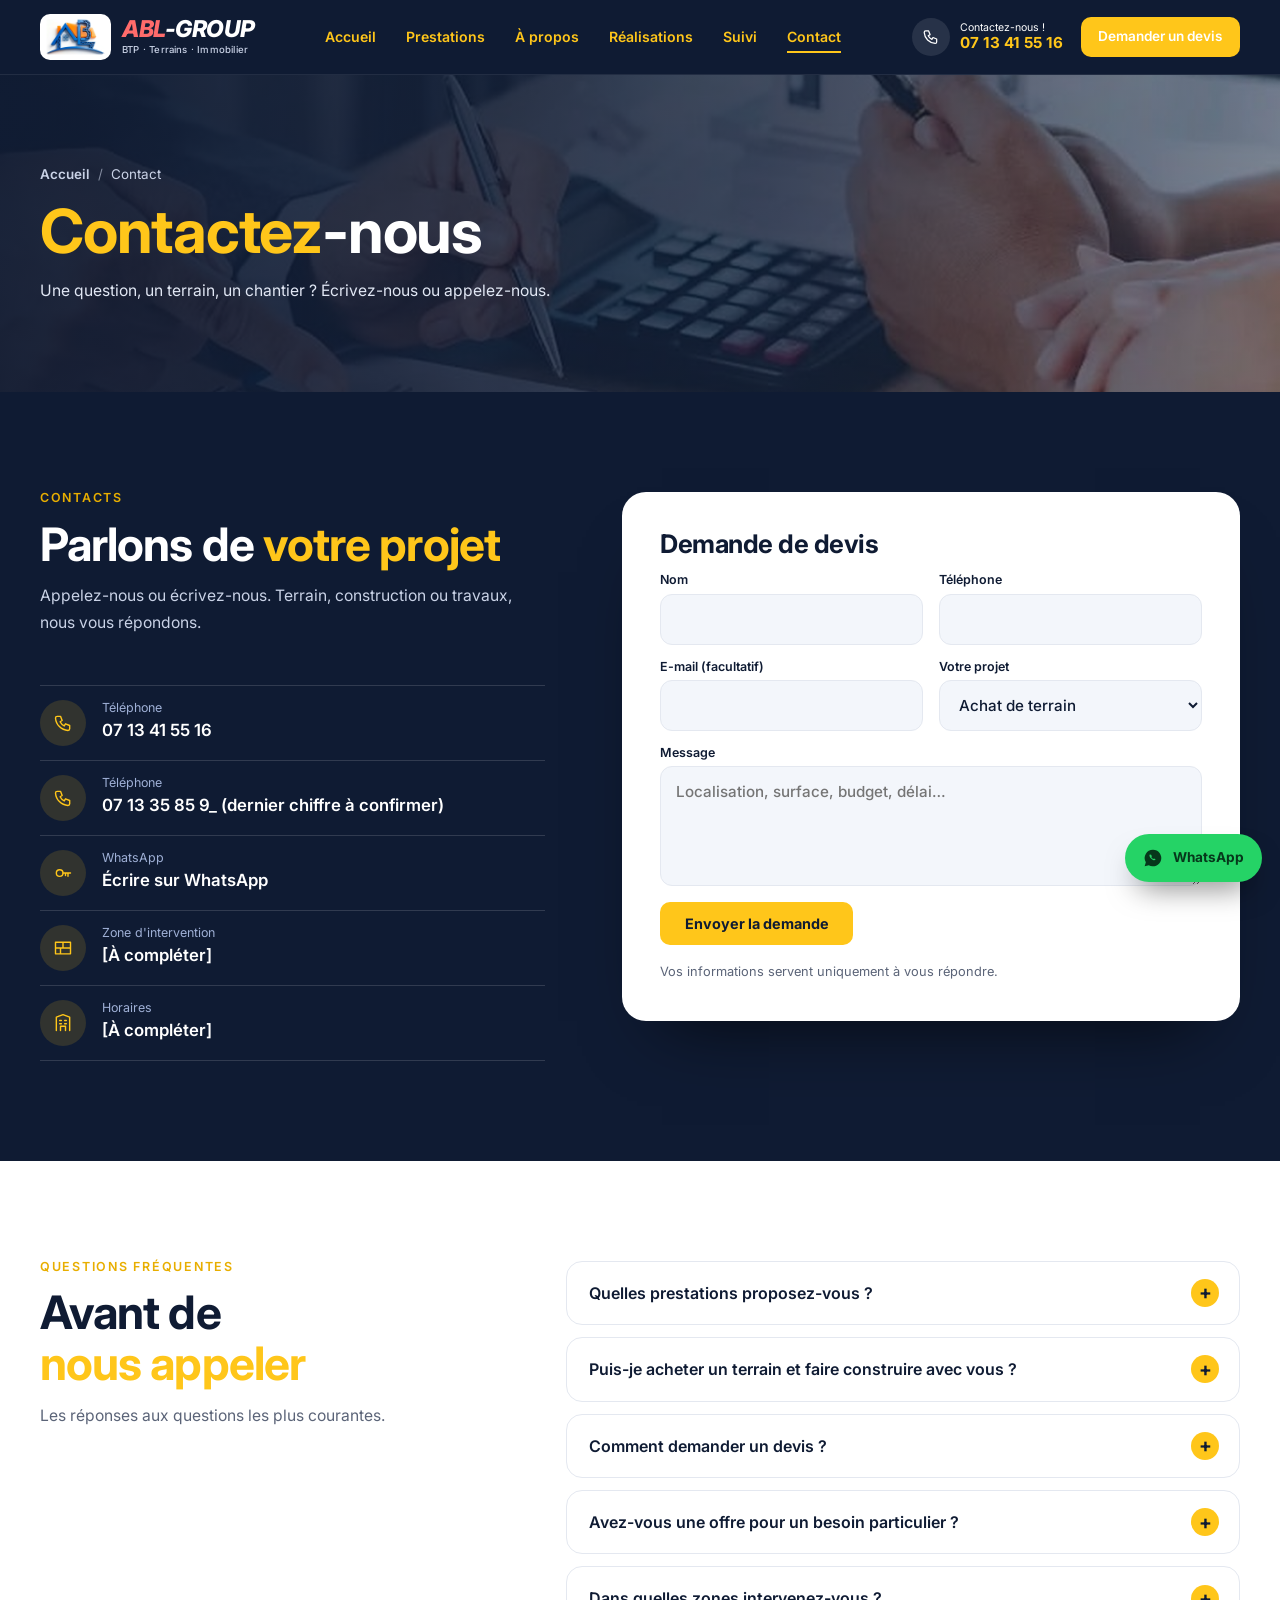
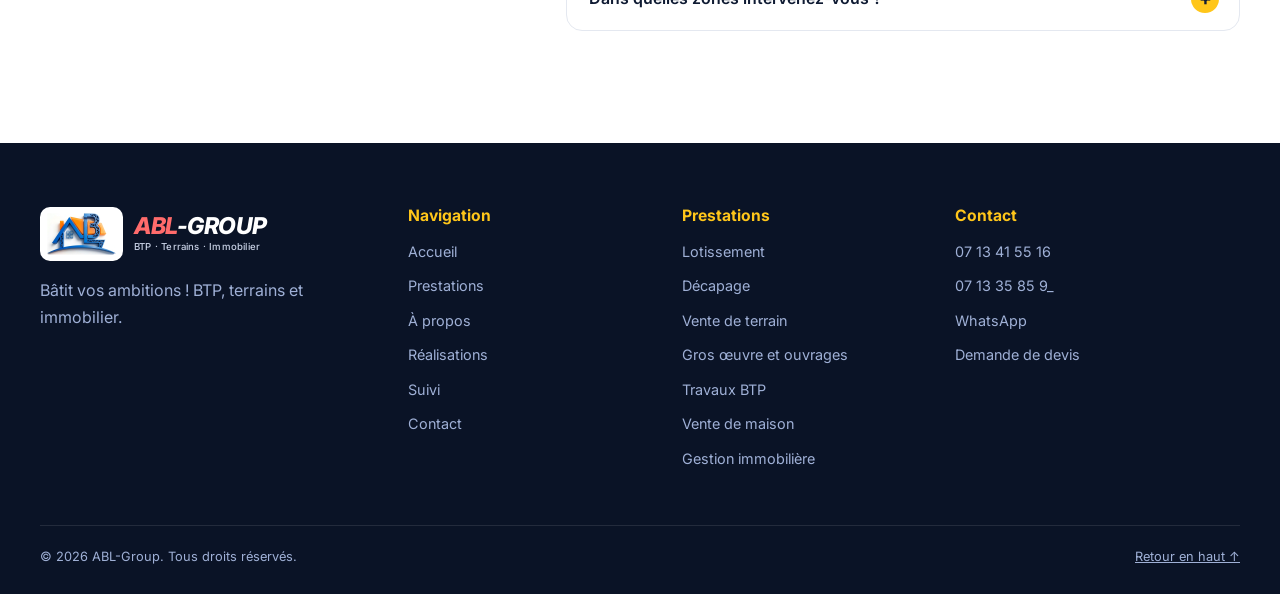
<file: contact.html>
<!doctype html>
<html lang="fr" id="top">
<head>
<meta charset="utf-8">
<meta name="viewport" content="width=device-width, initial-scale=1">
<title>Contact | ABL-Group</title>
<meta name="description" content="ABL-Group : BTP, terrains et immobilier. Du terrain nu à la maison de vos rêves.">
<link rel="preconnect" href="https://fonts.googleapis.com"><link rel="preconnect" href="https://fonts.gstatic.com" crossorigin>
<link rel="stylesheet" href="https://fonts.googleapis.com/css2?family=Inter:wght@400;500;600;700;800&display=swap">
<link rel="icon" type="image/png" href="assets/img/favicon.png"><link rel="apple-touch-icon" href="assets/img/apple-touch-icon.png">
<link rel="stylesheet" href="assets/css/style.css">
</head>
<body>
<div class="abl">
<header class="abl-header"><div class="abl-in"><div class="abl-bar"><a class="abl-logo" href="index.html" aria-label="ABL-Group, accueil"><img class="abl-mark" src="assets/img/logo-mark.png" alt="Logo ABL-Group"><span class="abl-logo-t"><b><em>ABL</em>-GROUP</b><small>BTP · Terrains · Immobilier</small></span></a><nav class="abl-nav" aria-label="Navigation principale"><ul class="abl-menu"><li class=""><a href="index.html">Accueil</a></li><li class=""><a href="prestations.html">Prestations</a></li><li class=""><a href="a-propos.html">À propos</a></li><li class=""><a href="realisations.html">Réalisations</a></li><li class=""><a href="suivi.html">Suivi</a></li><li class="current-menu-item"><a href="contact.html">Contact</a></li></ul></nav><div class="abl-hright"><a class="abl-hphone" href="tel:+2250713415516"><span class="i"><svg class="ic" viewBox="0 0 24 24" aria-hidden="true"><path d="M5 4h4l2 5-2.5 1.5a11 11 0 0 0 5 5L15 13l5 2v4a2 2 0 0 1-2 2A16 16 0 0 1 3 6a2 2 0 0 1 2-2z"/></svg></span><span><small>Contactez-nous !</small><b>07 13 41 55 16</b></span></a><a class="abl-hbtn" href="demande-de-devis.html">Demander un devis</a></div><button class="abl-burger" type="button" aria-label="Ouvrir le menu" aria-expanded="false"><span></span><span></span><span></span></button></div></div></header>
<main>
<section class="wp-block-group alignfull abl-pagehead">
<figure class="wp-block-image size-full abl-bg"><img src="assets/img/head-contact.jpg" alt="Signature d'un contrat avec une maquette de maison"/></figure>
<div class="wp-block-group abl-in">
<p class="abl-crumb"><a href="index.html">Accueil</a> <span>/</span> Contact</p>
<h1 class="wp-block-heading"><span class="abl-y">Contactez</span>-nous</h1>
<p class="abl-sub">Une question, un terrain, un chantier ? Écrivez-nous ou appelez-nous.</p>
</div>
</section>
<section class="wp-block-group abl-sec abl-dark">
<div class="wp-block-group abl-in">
<div class="wp-block-group abl-contact">
<div class="wp-block-group abl-rv">
<div class="wp-block-group abl-head">
<p class="abl-eyebrow">Contacts</p>
<h2 class="wp-block-heading abl-h2">Parlons de <span class="abl-y">votre projet</span></h2>
<p class="abl-sub">Appelez-nous ou écrivez-nous. Terrain, construction ou travaux, nous vous répondons.</p>
</div>
<div class="wp-block-group abl-info">
<span class="i"><svg class="ic" viewBox="0 0 24 24" aria-hidden="true"><path d="M5 4h4l2 5-2.5 1.5a11 11 0 0 0 5 5L15 13l5 2v4a2 2 0 0 1-2 2A16 16 0 0 1 3 6a2 2 0 0 1 2-2z"/></svg></span>
<div class="wp-block-group abl-info-t">
<p class="abl-info-l">Téléphone</p>
<p class="abl-info-v"><a href="tel:+2250713415516">07 13 41 55 16</a></p>
</div>
</div>
<div class="wp-block-group abl-info">
<span class="i"><svg class="ic" viewBox="0 0 24 24" aria-hidden="true"><path d="M5 4h4l2 5-2.5 1.5a11 11 0 0 0 5 5L15 13l5 2v4a2 2 0 0 1-2 2A16 16 0 0 1 3 6a2 2 0 0 1 2-2z"/></svg></span>
<div class="wp-block-group abl-info-t">
<p class="abl-info-l">Téléphone</p>
<p class="abl-info-v">07 13 35 85 9_ (dernier chiffre à confirmer)</p>
</div>
</div>
<div class="wp-block-group abl-info">
<span class="i"><svg class="ic" viewBox="0 0 24 24" aria-hidden="true"><circle cx="8" cy="12" r="4"/><path d="M12 12h9M18 12v4M15 12v3"/></svg></span>
<div class="wp-block-group abl-info-t">
<p class="abl-info-l">WhatsApp</p>
<p class="abl-info-v"><a href="https://wa.me/2250713415516">Écrire sur WhatsApp</a></p>
</div>
</div>
<div class="wp-block-group abl-info">
<span class="i"><svg class="ic" viewBox="0 0 24 24" aria-hidden="true"><path d="M3 5h18v14H3zM3 12h18M12 5v7M9 12v7"/></svg></span>
<div class="wp-block-group abl-info-t">
<p class="abl-info-l">Zone d'intervention</p>
<p class="abl-info-v">[À compléter]</p>
</div>
</div>
<div class="wp-block-group abl-info">
<span class="i"><svg class="ic" viewBox="0 0 24 24" aria-hidden="true"><path d="M4 21V5l8-3 8 3v16M9 21v-5h6v5M8 9h2M14 9h2M8 13h2M14 13h2"/></svg></span>
<div class="wp-block-group abl-info-t">
<p class="abl-info-l">Horaires</p>
<p class="abl-info-v">[À compléter]</p>
</div>
</div>
</div>
<div class="wp-block-group abl-rv">
<form class="abl-form" data-demo="1" novalidate>
<h3>Demande de devis</h3>
<div class="abl-msg" role="status" hidden>Merci, votre demande est bien envoyée. Nous vous répondons rapidement.</div>
<div class="abl-row"><label class="abl-field"><span>Nom</span><input name="nom" type="text" autocomplete="name" required></label>
<label class="abl-field"><span>Téléphone</span><input name="tel" type="tel" autocomplete="tel" required></label></div>
<div class="abl-row"><label class="abl-field"><span>E-mail (facultatif)</span><input name="email" type="email" autocomplete="email"></label>
<label class="abl-field"><span>Votre projet</span><select name="projet"><option>Achat de terrain</option><option>Lotissement ou décapage</option><option>Construction, gros œuvre</option><option>Travaux BTP</option><option>Achat de maison</option><option>Gestion immobilière</option><option>Autre projet</option></select></label></div>
<label class="abl-field"><span>Message</span><textarea name="message" placeholder="Localisation, surface, budget, délai…"></textarea></label>
<div class="abl-hp" aria-hidden="true"><label>Ne pas remplir<input name="site" tabindex="-1" autocomplete="off"></label></div>
<button class="abl-submit" type="submit">Envoyer la demande</button>
<p class="abl-small">Vos informations servent uniquement à vous répondre.</p></form>
</div>
</div>
</div>
</section>
<section id="faq" class="wp-block-group abl-sec ">
<div class="wp-block-group abl-in">
<div class="wp-block-group abl-faq-grid">
<div class="wp-block-group abl-head">
<p class="abl-eyebrow">Questions fréquentes</p>
<h2 class="wp-block-heading abl-h2">Avant de <span class="abl-y">nous appeler</span></h2>
<p class="abl-sub">Les réponses aux questions les plus courantes.</p>
</div>
<div class="wp-block-group abl-faq">
<details class="wp-block-details"><summary>Quelles prestations proposez-vous ?</summary><p>Gestion immobilière, lotissement, décapage, vente de terrain, constructions, gros œuvre et ouvrages, travaux BTP, vente de maison et prestations diverses.</p>
</details>
<details class="wp-block-details"><summary>Puis-je acheter un terrain et faire construire avec vous ?</summary><p>Oui. Nous vendons des terrains et nous réalisons les constructions. Vous gardez le même interlocuteur pour les deux étapes.</p>
</details>
<details class="wp-block-details"><summary>Comment demander un devis ?</summary><p>Appelez-nous, écrivez-nous sur WhatsApp ou remplissez le formulaire de demande de devis. Décrivez votre projet : terrain, surface, localisation, délai.</p>
</details>
<details class="wp-block-details"><summary>Avez-vous une offre pour un besoin particulier ?</summary><p>Oui, sous la rubrique prestations diverses. Expliquez-nous votre besoin et nous étudierons la demande.</p>
</details>
<details class="wp-block-details"><summary>Dans quelles zones intervenez-vous ?</summary><p>[À compléter : villes et quartiers où ABL-Group intervient.]</p>
</details>
</div>
</div>
</div>
</section>

</main>
<footer class="abl-footer"><div class="abl-in"><div class="abl-foot-grid"><div class="abl-fc"><a class="abl-logo" href="index.html" aria-label="ABL-Group, accueil"><img class="abl-mark" src="assets/img/logo-mark.png" alt="Logo ABL-Group"><span class="abl-logo-t"><b><em>ABL</em>-GROUP</b><small>BTP · Terrains · Immobilier</small></span></a><p>Bâtit vos ambitions ! BTP, terrains et immobilier.</p></div><div class="abl-fc"><h4>Navigation</h4><ul><li><a href="index.html">Accueil</a></li><li><a href="prestations.html">Prestations</a></li><li><a href="a-propos.html">À propos</a></li><li><a href="realisations.html">Réalisations</a></li><li><a href="suivi.html">Suivi</a></li><li><a href="contact.html">Contact</a></li></ul></div><div class="abl-fc"><h4>Prestations</h4><ul><li><a href="prestations.html">Lotissement</a></li><li><a href="prestations.html">Décapage</a></li><li><a href="prestations.html">Vente de terrain</a></li><li><a href="prestations.html">Gros œuvre et ouvrages</a></li><li><a href="prestations.html">Travaux BTP</a></li><li><a href="prestations.html">Vente de maison</a></li><li><a href="prestations.html">Gestion immobilière</a></li></ul></div><div class="abl-fc"><h4>Contact</h4><ul><li><a href="tel:+2250713415516">07 13 41 55 16</a></li><li>07 13 35 85 9_</li><li><a href="https://wa.me/2250713415516">WhatsApp</a></li><li><a href="demande-de-devis.html">Demande de devis</a></li></ul></div></div><div class="abl-copy"><p>© 2026 ABL-Group. Tous droits réservés.</p><p><a href="#top">Retour en haut ↑</a></p></div></div></footer>
<div class="abl-wa"><a href="https://wa.me/2250713415516" aria-label="Écrire sur WhatsApp"><svg viewBox="0 0 24 24" aria-hidden="true"><path d="M12 2a10 10 0 0 0-8.6 15.1L2 22l5-1.3A10 10 0 1 0 12 2z"/><path fill="#25D366" d="M8.2 7.8c-.4.4-.6 1-.4 1.8.6 2.3 2.7 4.4 5 5.100.9.3 1.5 0 1.9-.5l.4-.7-1.9-1-.8.8c-1.1-.4-2-1.3-2.5-2.4l.8-.8-.9-2z"/></svg><span>WhatsApp</span></a></div>
</div>
<script src="assets/js/abl.js"></script>
<script>
/* Formulaires du site statique : envoi par WhatsApp (un site statique n'a pas de serveur pour envoyer des e-mails). */
(function(){
  document.querySelectorAll('form.abl-form').forEach(function(f){
    f.addEventListener('submit',function(e){
      e.preventDefault();
      var g=function(n){var x=f.querySelector('[name="'+n+'"]');return x?x.value.trim():''};
      var t='Bonjour ABL-Group, demande de devis.\nNom : '+g('nom')+'\nTéléphone : '+g('tel')+'\nE-mail : '+g('email')+'\nProjet : '+g('projet')+'\nMessage : '+g('message');
      window.open('https://wa.me/2250713415516?text='+encodeURIComponent(t),'_blank');
    });
  });
})();
</script>

</body>
</html>
</file>
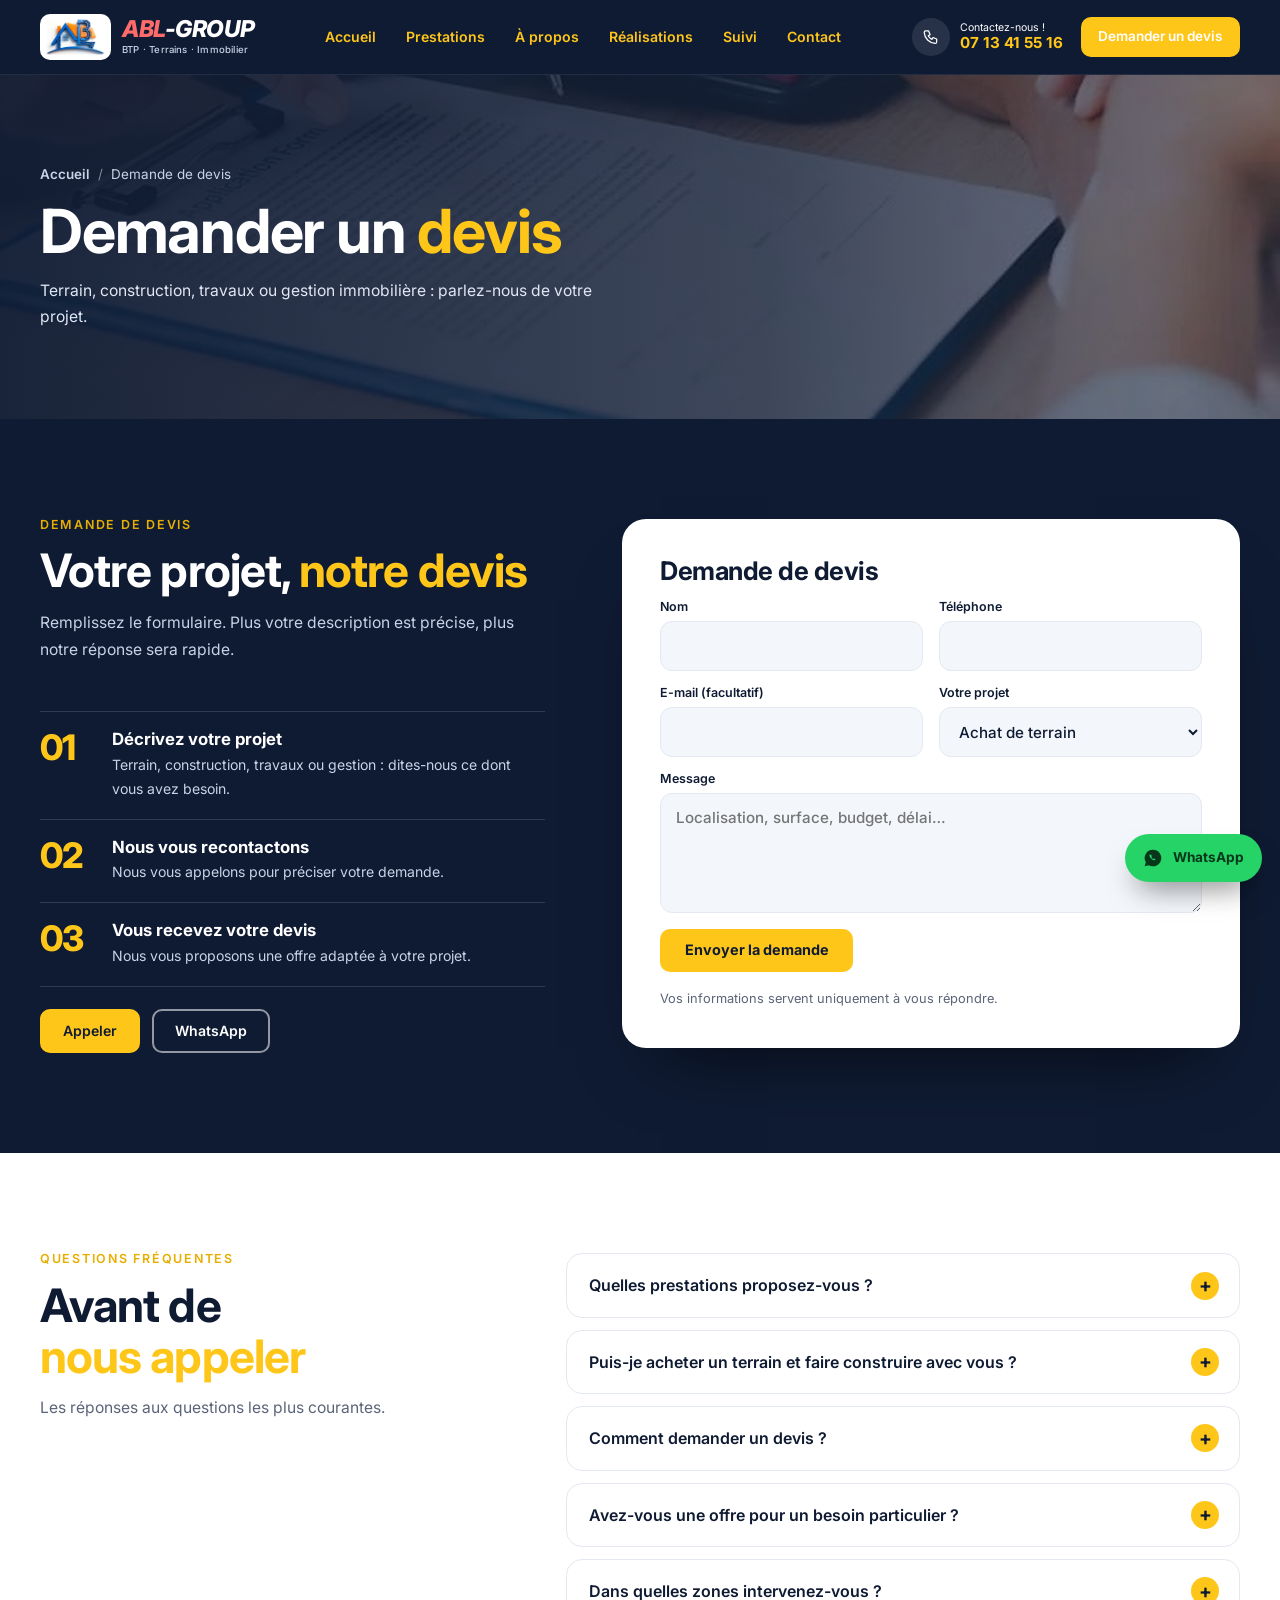
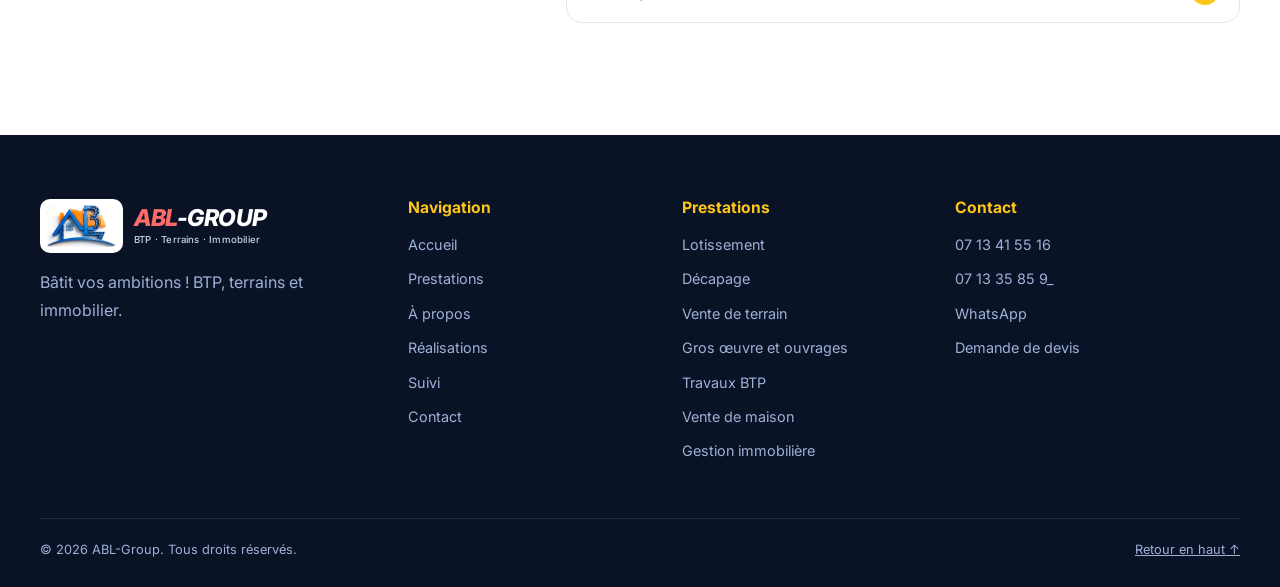
<file: demande-de-devis.html>
<!doctype html>
<html lang="fr" id="top">
<head>
<meta charset="utf-8">
<meta name="viewport" content="width=device-width, initial-scale=1">
<title>Demande de devis | ABL-Group</title>
<meta name="description" content="ABL-Group : BTP, terrains et immobilier. Du terrain nu à la maison de vos rêves.">
<link rel="preconnect" href="https://fonts.googleapis.com"><link rel="preconnect" href="https://fonts.gstatic.com" crossorigin>
<link rel="stylesheet" href="https://fonts.googleapis.com/css2?family=Inter:wght@400;500;600;700;800&display=swap">
<link rel="icon" type="image/png" href="assets/img/favicon.png"><link rel="apple-touch-icon" href="assets/img/apple-touch-icon.png">
<link rel="stylesheet" href="assets/css/style.css">
</head>
<body>
<div class="abl">
<header class="abl-header"><div class="abl-in"><div class="abl-bar"><a class="abl-logo" href="index.html" aria-label="ABL-Group, accueil"><img class="abl-mark" src="assets/img/logo-mark.png" alt="Logo ABL-Group"><span class="abl-logo-t"><b><em>ABL</em>-GROUP</b><small>BTP · Terrains · Immobilier</small></span></a><nav class="abl-nav" aria-label="Navigation principale"><ul class="abl-menu"><li class=""><a href="index.html">Accueil</a></li><li class=""><a href="prestations.html">Prestations</a></li><li class=""><a href="a-propos.html">À propos</a></li><li class=""><a href="realisations.html">Réalisations</a></li><li class=""><a href="suivi.html">Suivi</a></li><li class=""><a href="contact.html">Contact</a></li></ul></nav><div class="abl-hright"><a class="abl-hphone" href="tel:+2250713415516"><span class="i"><svg class="ic" viewBox="0 0 24 24" aria-hidden="true"><path d="M5 4h4l2 5-2.5 1.5a11 11 0 0 0 5 5L15 13l5 2v4a2 2 0 0 1-2 2A16 16 0 0 1 3 6a2 2 0 0 1 2-2z"/></svg></span><span><small>Contactez-nous !</small><b>07 13 41 55 16</b></span></a><a class="abl-hbtn" href="demande-de-devis.html">Demander un devis</a></div><button class="abl-burger" type="button" aria-label="Ouvrir le menu" aria-expanded="false"><span></span><span></span><span></span></button></div></div></header>
<main>
<section class="wp-block-group alignfull abl-pagehead">
<figure class="wp-block-image size-full abl-bg"><img src="assets/img/head-devis.jpg" alt="Signature d'un contrat avec une maquette de maison"/></figure>
<div class="wp-block-group abl-in">
<p class="abl-crumb"><a href="index.html">Accueil</a> <span>/</span> Demande de devis</p>
<h1 class="wp-block-heading">Demander un <span class="abl-y">devis</span></h1>
<p class="abl-sub">Terrain, construction, travaux ou gestion immobilière : parlez-nous de votre projet.</p>
</div>
</section>
<section class="wp-block-group abl-sec abl-dark">
<div class="wp-block-group abl-in">
<div class="wp-block-group abl-contact">
<div class="wp-block-group abl-rv">
<div class="wp-block-group abl-head">
<p class="abl-eyebrow">Demande de devis</p>
<h2 class="wp-block-heading abl-h2">Votre projet, <span class="abl-y">notre devis</span></h2>
<p class="abl-sub">Remplissez le formulaire. Plus votre description est précise, plus notre réponse sera rapide.</p>
</div>
<div class="wp-block-group abl-how">
<p class="n">01</p>
<div class="wp-block-group abl-how-t">
<h3 class="wp-block-heading">Décrivez votre projet</h3>
<p class="abl-step-p">Terrain, construction, travaux ou gestion : dites-nous ce dont vous avez besoin.</p>
</div>
</div>
<div class="wp-block-group abl-how">
<p class="n">02</p>
<div class="wp-block-group abl-how-t">
<h3 class="wp-block-heading">Nous vous recontactons</h3>
<p class="abl-step-p">Nous vous appelons pour préciser votre demande.</p>
</div>
</div>
<div class="wp-block-group abl-how">
<p class="n">03</p>
<div class="wp-block-group abl-how-t">
<h3 class="wp-block-heading">Vous recevez votre devis</h3>
<p class="abl-step-p">Nous vous proposons une offre adaptée à votre projet.</p>
</div>
</div>
<div class="wp-block-group abl-how-btn">
<div class="wp-block-buttons">
<div class="wp-block-button"><a class="wp-block-button__link wp-element-button" href="tel:+2250713415516">Appeler</a></div>
<div class="wp-block-button abl-b-ghost"><a class="wp-block-button__link wp-element-button" href="https://wa.me/2250713415516">WhatsApp</a></div>
</div>
</div>
</div>
<div class="wp-block-group abl-rv">
<form class="abl-form" data-demo="1" novalidate>
<h3>Demande de devis</h3>
<div class="abl-msg" role="status" hidden>Merci, votre demande est bien envoyée. Nous vous répondons rapidement.</div>
<div class="abl-row"><label class="abl-field"><span>Nom</span><input name="nom" type="text" autocomplete="name" required></label>
<label class="abl-field"><span>Téléphone</span><input name="tel" type="tel" autocomplete="tel" required></label></div>
<div class="abl-row"><label class="abl-field"><span>E-mail (facultatif)</span><input name="email" type="email" autocomplete="email"></label>
<label class="abl-field"><span>Votre projet</span><select name="projet"><option>Achat de terrain</option><option>Lotissement ou décapage</option><option>Construction, gros œuvre</option><option>Travaux BTP</option><option>Achat de maison</option><option>Gestion immobilière</option><option>Autre projet</option></select></label></div>
<label class="abl-field"><span>Message</span><textarea name="message" placeholder="Localisation, surface, budget, délai…"></textarea></label>
<div class="abl-hp" aria-hidden="true"><label>Ne pas remplir<input name="site" tabindex="-1" autocomplete="off"></label></div>
<button class="abl-submit" type="submit">Envoyer la demande</button>
<p class="abl-small">Vos informations servent uniquement à vous répondre.</p></form>
</div>
</div>
</div>
</section>
<section id="faq" class="wp-block-group abl-sec ">
<div class="wp-block-group abl-in">
<div class="wp-block-group abl-faq-grid">
<div class="wp-block-group abl-head">
<p class="abl-eyebrow">Questions fréquentes</p>
<h2 class="wp-block-heading abl-h2">Avant de <span class="abl-y">nous appeler</span></h2>
<p class="abl-sub">Les réponses aux questions les plus courantes.</p>
</div>
<div class="wp-block-group abl-faq">
<details class="wp-block-details"><summary>Quelles prestations proposez-vous ?</summary><p>Gestion immobilière, lotissement, décapage, vente de terrain, constructions, gros œuvre et ouvrages, travaux BTP, vente de maison et prestations diverses.</p>
</details>
<details class="wp-block-details"><summary>Puis-je acheter un terrain et faire construire avec vous ?</summary><p>Oui. Nous vendons des terrains et nous réalisons les constructions. Vous gardez le même interlocuteur pour les deux étapes.</p>
</details>
<details class="wp-block-details"><summary>Comment demander un devis ?</summary><p>Appelez-nous, écrivez-nous sur WhatsApp ou remplissez le formulaire de demande de devis. Décrivez votre projet : terrain, surface, localisation, délai.</p>
</details>
<details class="wp-block-details"><summary>Avez-vous une offre pour un besoin particulier ?</summary><p>Oui, sous la rubrique prestations diverses. Expliquez-nous votre besoin et nous étudierons la demande.</p>
</details>
<details class="wp-block-details"><summary>Dans quelles zones intervenez-vous ?</summary><p>[À compléter : villes et quartiers où ABL-Group intervient.]</p>
</details>
</div>
</div>
</div>
</section>

</main>
<footer class="abl-footer"><div class="abl-in"><div class="abl-foot-grid"><div class="abl-fc"><a class="abl-logo" href="index.html" aria-label="ABL-Group, accueil"><img class="abl-mark" src="assets/img/logo-mark.png" alt="Logo ABL-Group"><span class="abl-logo-t"><b><em>ABL</em>-GROUP</b><small>BTP · Terrains · Immobilier</small></span></a><p>Bâtit vos ambitions ! BTP, terrains et immobilier.</p></div><div class="abl-fc"><h4>Navigation</h4><ul><li><a href="index.html">Accueil</a></li><li><a href="prestations.html">Prestations</a></li><li><a href="a-propos.html">À propos</a></li><li><a href="realisations.html">Réalisations</a></li><li><a href="suivi.html">Suivi</a></li><li><a href="contact.html">Contact</a></li></ul></div><div class="abl-fc"><h4>Prestations</h4><ul><li><a href="prestations.html">Lotissement</a></li><li><a href="prestations.html">Décapage</a></li><li><a href="prestations.html">Vente de terrain</a></li><li><a href="prestations.html">Gros œuvre et ouvrages</a></li><li><a href="prestations.html">Travaux BTP</a></li><li><a href="prestations.html">Vente de maison</a></li><li><a href="prestations.html">Gestion immobilière</a></li></ul></div><div class="abl-fc"><h4>Contact</h4><ul><li><a href="tel:+2250713415516">07 13 41 55 16</a></li><li>07 13 35 85 9_</li><li><a href="https://wa.me/2250713415516">WhatsApp</a></li><li><a href="demande-de-devis.html">Demande de devis</a></li></ul></div></div><div class="abl-copy"><p>© 2026 ABL-Group. Tous droits réservés.</p><p><a href="#top">Retour en haut ↑</a></p></div></div></footer>
<div class="abl-wa"><a href="https://wa.me/2250713415516" aria-label="Écrire sur WhatsApp"><svg viewBox="0 0 24 24" aria-hidden="true"><path d="M12 2a10 10 0 0 0-8.6 15.1L2 22l5-1.3A10 10 0 1 0 12 2z"/><path fill="#25D366" d="M8.2 7.8c-.4.4-.6 1-.4 1.8.6 2.3 2.7 4.4 5 5.100.9.3 1.5 0 1.9-.5l.4-.7-1.9-1-.8.8c-1.1-.4-2-1.3-2.5-2.4l.8-.8-.9-2z"/></svg><span>WhatsApp</span></a></div>
</div>
<script src="assets/js/abl.js"></script>
<script>
/* Formulaires du site statique : envoi par WhatsApp (un site statique n'a pas de serveur pour envoyer des e-mails). */
(function(){
  document.querySelectorAll('form.abl-form').forEach(function(f){
    f.addEventListener('submit',function(e){
      e.preventDefault();
      var g=function(n){var x=f.querySelector('[name="'+n+'"]');return x?x.value.trim():''};
      var t='Bonjour ABL-Group, demande de devis.\nNom : '+g('nom')+'\nTéléphone : '+g('tel')+'\nE-mail : '+g('email')+'\nProjet : '+g('projet')+'\nMessage : '+g('message');
      window.open('https://wa.me/2250713415516?text='+encodeURIComponent(t),'_blank');
    });
  });
})();
</script>

</body>
</html>
</file>
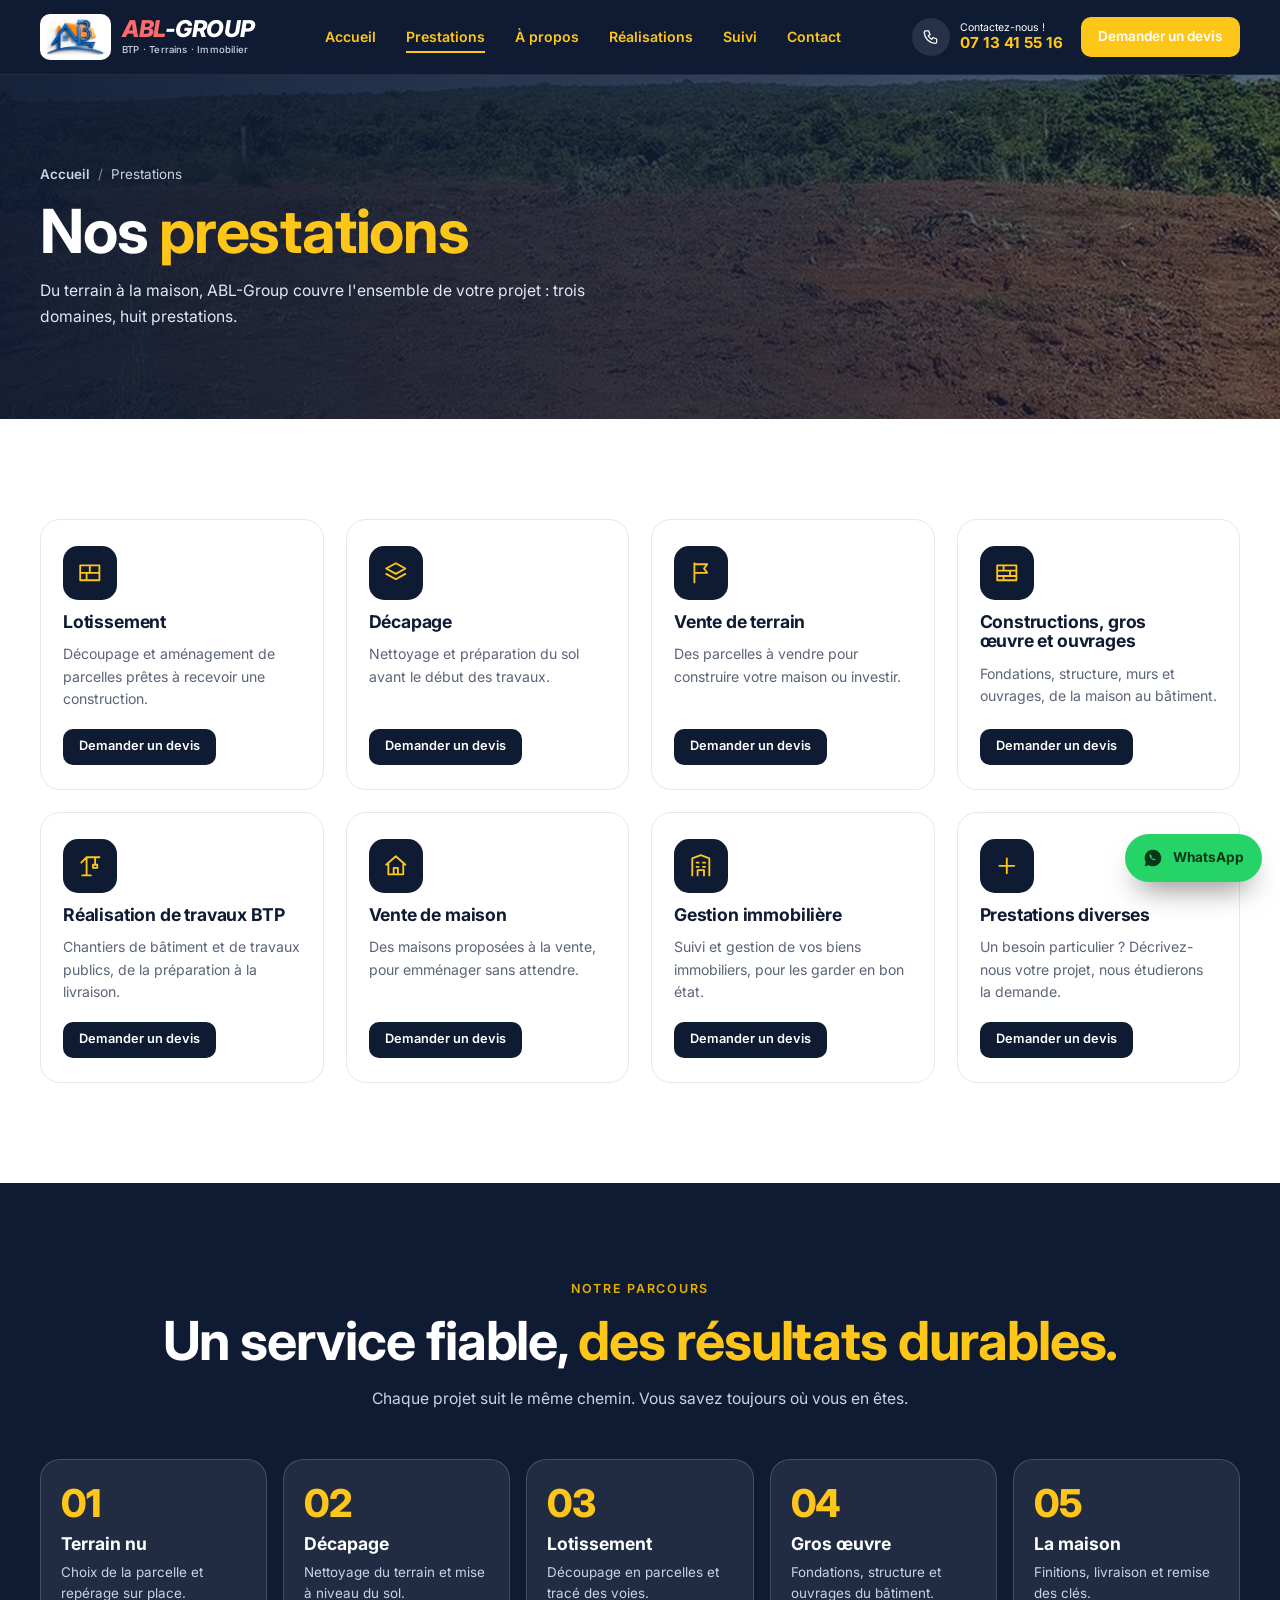
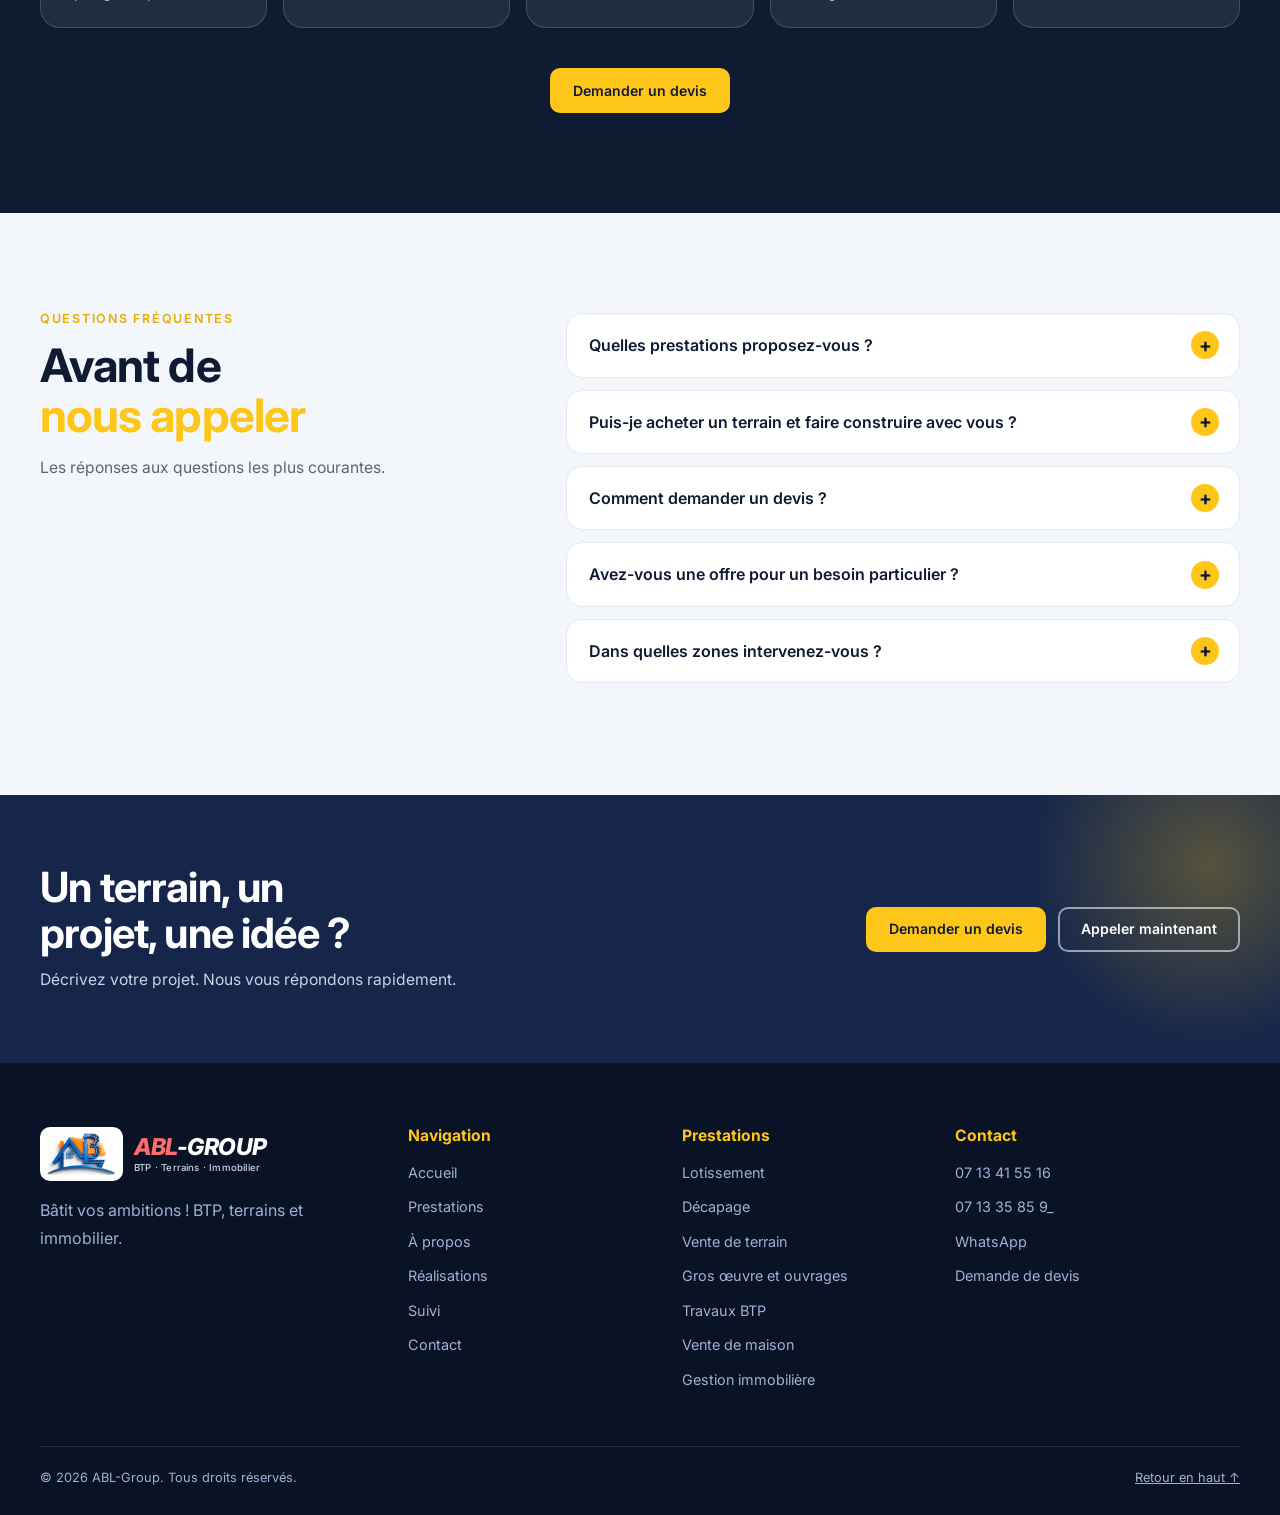
<file: prestations.html>
<!doctype html>
<html lang="fr" id="top">
<head>
<meta charset="utf-8">
<meta name="viewport" content="width=device-width, initial-scale=1">
<title>Prestations | ABL-Group</title>
<meta name="description" content="ABL-Group : BTP, terrains et immobilier. Du terrain nu à la maison de vos rêves.">
<link rel="preconnect" href="https://fonts.googleapis.com"><link rel="preconnect" href="https://fonts.gstatic.com" crossorigin>
<link rel="stylesheet" href="https://fonts.googleapis.com/css2?family=Inter:wght@400;500;600;700;800&display=swap">
<link rel="icon" type="image/png" href="assets/img/favicon.png"><link rel="apple-touch-icon" href="assets/img/apple-touch-icon.png">
<link rel="stylesheet" href="assets/css/style.css">
</head>
<body>
<div class="abl">
<header class="abl-header"><div class="abl-in"><div class="abl-bar"><a class="abl-logo" href="index.html" aria-label="ABL-Group, accueil"><img class="abl-mark" src="assets/img/logo-mark.png" alt="Logo ABL-Group"><span class="abl-logo-t"><b><em>ABL</em>-GROUP</b><small>BTP · Terrains · Immobilier</small></span></a><nav class="abl-nav" aria-label="Navigation principale"><ul class="abl-menu"><li class=""><a href="index.html">Accueil</a></li><li class="current-menu-item"><a href="prestations.html">Prestations</a></li><li class=""><a href="a-propos.html">À propos</a></li><li class=""><a href="realisations.html">Réalisations</a></li><li class=""><a href="suivi.html">Suivi</a></li><li class=""><a href="contact.html">Contact</a></li></ul></nav><div class="abl-hright"><a class="abl-hphone" href="tel:+2250713415516"><span class="i"><svg class="ic" viewBox="0 0 24 24" aria-hidden="true"><path d="M5 4h4l2 5-2.5 1.5a11 11 0 0 0 5 5L15 13l5 2v4a2 2 0 0 1-2 2A16 16 0 0 1 3 6a2 2 0 0 1 2-2z"/></svg></span><span><small>Contactez-nous !</small><b>07 13 41 55 16</b></span></a><a class="abl-hbtn" href="demande-de-devis.html">Demander un devis</a></div><button class="abl-burger" type="button" aria-label="Ouvrir le menu" aria-expanded="false"><span></span><span></span><span></span></button></div></div></header>
<main>
<section class="wp-block-group alignfull abl-pagehead">
<figure class="wp-block-image size-full abl-bg"><img src="assets/img/head-prestations.jpg" alt="Terrain dégagé sous un ciel bleu"/></figure>
<div class="wp-block-group abl-in">
<p class="abl-crumb"><a href="index.html">Accueil</a> <span>/</span> Prestations</p>
<h1 class="wp-block-heading">Nos <span class="abl-y">prestations</span></h1>
<p class="abl-sub">Du terrain à la maison, ABL-Group couvre l'ensemble de votre projet : trois domaines, huit prestations.</p>
</div>
</section>
<section class="wp-block-group abl-sec">
<div class="wp-block-group abl-in">
<div class="wp-block-group abl-svc-grid">
<div class="wp-block-group abl-svc">
<div class="abl-svc-i"><svg class="ic" viewBox="0 0 24 24" aria-hidden="true"><path d="M3 5h18v14H3zM3 12h18M12 5v7M9 12v7"/></svg></div>
<h3 class="wp-block-heading">Lotissement</h3>
<p class="abl-svc-p">Découpage et aménagement de parcelles prêtes à recevoir une construction.</p>
<div class="wp-block-buttons">
<div class="wp-block-button abl-b-navy abl-b-sm"><a class="wp-block-button__link wp-element-button" href="demande-de-devis.html">Demander un devis</a></div>
</div>
</div>
<div class="wp-block-group abl-svc">
<div class="abl-svc-i"><svg class="ic" viewBox="0 0 24 24" aria-hidden="true"><path d="M12 3L3 8l9 5 9-5zM3 13l9 5 9-5"/></svg></div>
<h3 class="wp-block-heading">Décapage</h3>
<p class="abl-svc-p">Nettoyage et préparation du sol avant le début des travaux.</p>
<div class="wp-block-buttons">
<div class="wp-block-button abl-b-navy abl-b-sm"><a class="wp-block-button__link wp-element-button" href="demande-de-devis.html">Demander un devis</a></div>
</div>
</div>
<div class="wp-block-group abl-svc">
<div class="abl-svc-i"><svg class="ic" viewBox="0 0 24 24" aria-hidden="true"><path d="M6 21V3M6 4h12l-3 4 3 4H6"/></svg></div>
<h3 class="wp-block-heading">Vente de terrain</h3>
<p class="abl-svc-p">Des parcelles à vendre pour construire votre maison ou investir.</p>
<div class="wp-block-buttons">
<div class="wp-block-button abl-b-navy abl-b-sm"><a class="wp-block-button__link wp-element-button" href="demande-de-devis.html">Demander un devis</a></div>
</div>
</div>
<div class="wp-block-group abl-svc">
<div class="abl-svc-i"><svg class="ic" viewBox="0 0 24 24" aria-hidden="true"><path d="M3 5h18v14H3zM3 10h18M3 15h18M9 5v5M15 10v5M9 15v4"/></svg></div>
<h3 class="wp-block-heading">Constructions, gros œuvre et ouvrages</h3>
<p class="abl-svc-p">Fondations, structure, murs et ouvrages, de la maison au bâtiment.</p>
<div class="wp-block-buttons">
<div class="wp-block-button abl-b-navy abl-b-sm"><a class="wp-block-button__link wp-element-button" href="demande-de-devis.html">Demander un devis</a></div>
</div>
</div>
<div class="wp-block-group abl-svc">
<div class="abl-svc-i"><svg class="ic" viewBox="0 0 24 24" aria-hidden="true"><path d="M5 21h8M9 21V4M9 4h12M9 4L4 9M17 4v7M15 11h4v3h-4z"/></svg></div>
<h3 class="wp-block-heading">Réalisation de travaux BTP</h3>
<p class="abl-svc-p">Chantiers de bâtiment et de travaux publics, de la préparation à la livraison.</p>
<div class="wp-block-buttons">
<div class="wp-block-button abl-b-navy abl-b-sm"><a class="wp-block-button__link wp-element-button" href="demande-de-devis.html">Demander un devis</a></div>
</div>
</div>
<div class="wp-block-group abl-svc">
<div class="abl-svc-i"><svg class="ic" viewBox="0 0 24 24" aria-hidden="true"><path d="M3 11l9-8 9 8M5 10v10h14V10M10 20v-6h4v6"/></svg></div>
<h3 class="wp-block-heading">Vente de maison</h3>
<p class="abl-svc-p">Des maisons proposées à la vente, pour emménager sans attendre.</p>
<div class="wp-block-buttons">
<div class="wp-block-button abl-b-navy abl-b-sm"><a class="wp-block-button__link wp-element-button" href="demande-de-devis.html">Demander un devis</a></div>
</div>
</div>
<div class="wp-block-group abl-svc">
<div class="abl-svc-i"><svg class="ic" viewBox="0 0 24 24" aria-hidden="true"><path d="M4 21V5l8-3 8 3v16M9 21v-5h6v5M8 9h2M14 9h2M8 13h2M14 13h2"/></svg></div>
<h3 class="wp-block-heading">Gestion immobilière</h3>
<p class="abl-svc-p">Suivi et gestion de vos biens immobiliers, pour les garder en bon état.</p>
<div class="wp-block-buttons">
<div class="wp-block-button abl-b-navy abl-b-sm"><a class="wp-block-button__link wp-element-button" href="demande-de-devis.html">Demander un devis</a></div>
</div>
</div>
<div class="wp-block-group abl-svc">
<div class="abl-svc-i"><svg class="ic" viewBox="0 0 24 24" aria-hidden="true"><path d="M12 5v14M5 12h14"/></svg></div>
<h3 class="wp-block-heading">Prestations diverses</h3>
<p class="abl-svc-p">Un besoin particulier ? Décrivez-nous votre projet, nous étudierons la demande.</p>
<div class="wp-block-buttons">
<div class="wp-block-button abl-b-navy abl-b-sm"><a class="wp-block-button__link wp-element-button" href="demande-de-devis.html">Demander un devis</a></div>
</div>
</div>
</div>
</div>
</section>
<section class="wp-block-group alignfull abl-band">
<div class="wp-block-group abl-in">
<div class="wp-block-group abl-band-head">
<p class="abl-eyebrow">Notre parcours</p>
<h2 class="wp-block-heading">Un service fiable, <span class="abl-y">des résultats durables.</span></h2>
<p class="abl-sub">Chaque projet suit le même chemin. Vous savez toujours où vous en êtes.</p>
</div>
<div class="wp-block-group abl-steps">
<div class="wp-block-group abl-step">
<p class="n">01</p>
<h3 class="wp-block-heading">Terrain nu</h3>
<p class="t">Choix de la parcelle et repérage sur place.</p>
</div>
<div class="wp-block-group abl-step">
<p class="n">02</p>
<h3 class="wp-block-heading">Décapage</h3>
<p class="t">Nettoyage du terrain et mise à niveau du sol.</p>
</div>
<div class="wp-block-group abl-step">
<p class="n">03</p>
<h3 class="wp-block-heading">Lotissement</h3>
<p class="t">Découpage en parcelles et tracé des voies.</p>
</div>
<div class="wp-block-group abl-step">
<p class="n">04</p>
<h3 class="wp-block-heading">Gros œuvre</h3>
<p class="t">Fondations, structure et ouvrages du bâtiment.</p>
</div>
<div class="wp-block-group abl-step">
<p class="n">05</p>
<h3 class="wp-block-heading">La maison</h3>
<p class="t">Finitions, livraison et remise des clés.</p>
</div>
</div>
<div class="wp-block-buttons">
<div class="wp-block-button"><a class="wp-block-button__link wp-element-button" href="demande-de-devis.html">Demander un devis</a></div>
</div>
</div>
</section>
<section class="wp-block-group abl-sec abl-soft">
<div class="wp-block-group abl-in">
<div class="wp-block-group abl-faq-grid">
<div class="wp-block-group abl-head">
<p class="abl-eyebrow">Questions fréquentes</p>
<h2 class="wp-block-heading abl-h2">Avant de <span class="abl-y">nous appeler</span></h2>
<p class="abl-sub">Les réponses aux questions les plus courantes.</p>
</div>
<div class="wp-block-group abl-faq">
<details class="wp-block-details"><summary>Quelles prestations proposez-vous ?</summary><p>Gestion immobilière, lotissement, décapage, vente de terrain, constructions, gros œuvre et ouvrages, travaux BTP, vente de maison et prestations diverses.</p>
</details>
<details class="wp-block-details"><summary>Puis-je acheter un terrain et faire construire avec vous ?</summary><p>Oui. Nous vendons des terrains et nous réalisons les constructions. Vous gardez le même interlocuteur pour les deux étapes.</p>
</details>
<details class="wp-block-details"><summary>Comment demander un devis ?</summary><p>Appelez-nous, écrivez-nous sur WhatsApp ou remplissez le formulaire de demande de devis. Décrivez votre projet : terrain, surface, localisation, délai.</p>
</details>
<details class="wp-block-details"><summary>Avez-vous une offre pour un besoin particulier ?</summary><p>Oui, sous la rubrique prestations diverses. Expliquez-nous votre besoin et nous étudierons la demande.</p>
</details>
<details class="wp-block-details"><summary>Dans quelles zones intervenez-vous ?</summary><p>[À compléter : villes et quartiers où ABL-Group intervient.]</p>
</details>
</div>
</div>
</div>
</section>
<section class="wp-block-group alignfull abl-cta2">
<div class="wp-block-group abl-in">
<div class="wp-block-group abl-cta2-in">
<div class="wp-block-group abl-cta-t">
<h2 class="wp-block-heading">Un terrain, un projet, une idée ?</h2>
<p class="abl-sub">Décrivez votre projet. Nous vous répondons rapidement.</p>
</div>
<div class="wp-block-buttons">
<div class="wp-block-button"><a class="wp-block-button__link wp-element-button" href="demande-de-devis.html">Demander un devis</a></div>
<div class="wp-block-button abl-b-ghost"><a class="wp-block-button__link wp-element-button" href="tel:+2250713415516">Appeler maintenant</a></div>
</div>
</div>
</div>
</section>

</main>
<footer class="abl-footer"><div class="abl-in"><div class="abl-foot-grid"><div class="abl-fc"><a class="abl-logo" href="index.html" aria-label="ABL-Group, accueil"><img class="abl-mark" src="assets/img/logo-mark.png" alt="Logo ABL-Group"><span class="abl-logo-t"><b><em>ABL</em>-GROUP</b><small>BTP · Terrains · Immobilier</small></span></a><p>Bâtit vos ambitions ! BTP, terrains et immobilier.</p></div><div class="abl-fc"><h4>Navigation</h4><ul><li><a href="index.html">Accueil</a></li><li><a href="prestations.html">Prestations</a></li><li><a href="a-propos.html">À propos</a></li><li><a href="realisations.html">Réalisations</a></li><li><a href="suivi.html">Suivi</a></li><li><a href="contact.html">Contact</a></li></ul></div><div class="abl-fc"><h4>Prestations</h4><ul><li><a href="prestations.html">Lotissement</a></li><li><a href="prestations.html">Décapage</a></li><li><a href="prestations.html">Vente de terrain</a></li><li><a href="prestations.html">Gros œuvre et ouvrages</a></li><li><a href="prestations.html">Travaux BTP</a></li><li><a href="prestations.html">Vente de maison</a></li><li><a href="prestations.html">Gestion immobilière</a></li></ul></div><div class="abl-fc"><h4>Contact</h4><ul><li><a href="tel:+2250713415516">07 13 41 55 16</a></li><li>07 13 35 85 9_</li><li><a href="https://wa.me/2250713415516">WhatsApp</a></li><li><a href="demande-de-devis.html">Demande de devis</a></li></ul></div></div><div class="abl-copy"><p>© 2026 ABL-Group. Tous droits réservés.</p><p><a href="#top">Retour en haut ↑</a></p></div></div></footer>
<div class="abl-wa"><a href="https://wa.me/2250713415516" aria-label="Écrire sur WhatsApp"><svg viewBox="0 0 24 24" aria-hidden="true"><path d="M12 2a10 10 0 0 0-8.6 15.1L2 22l5-1.3A10 10 0 1 0 12 2z"/><path fill="#25D366" d="M8.2 7.8c-.4.4-.6 1-.4 1.8.6 2.3 2.7 4.4 5 5.100.9.3 1.5 0 1.9-.5l.4-.7-1.9-1-.8.8c-1.1-.4-2-1.3-2.5-2.4l.8-.8-.9-2z"/></svg><span>WhatsApp</span></a></div>
</div>
<script src="assets/js/abl.js"></script>
<script>
/* Formulaires du site statique : envoi par WhatsApp (un site statique n'a pas de serveur pour envoyer des e-mails). */
(function(){
  document.querySelectorAll('form.abl-form').forEach(function(f){
    f.addEventListener('submit',function(e){
      e.preventDefault();
      var g=function(n){var x=f.querySelector('[name="'+n+'"]');return x?x.value.trim():''};
      var t='Bonjour ABL-Group, demande de devis.\nNom : '+g('nom')+'\nTéléphone : '+g('tel')+'\nE-mail : '+g('email')+'\nProjet : '+g('projet')+'\nMessage : '+g('message');
      window.open('https://wa.me/2250713415516?text='+encodeURIComponent(t),'_blank');
    });
  });
})();
</script>

</body>
</html>
</file>
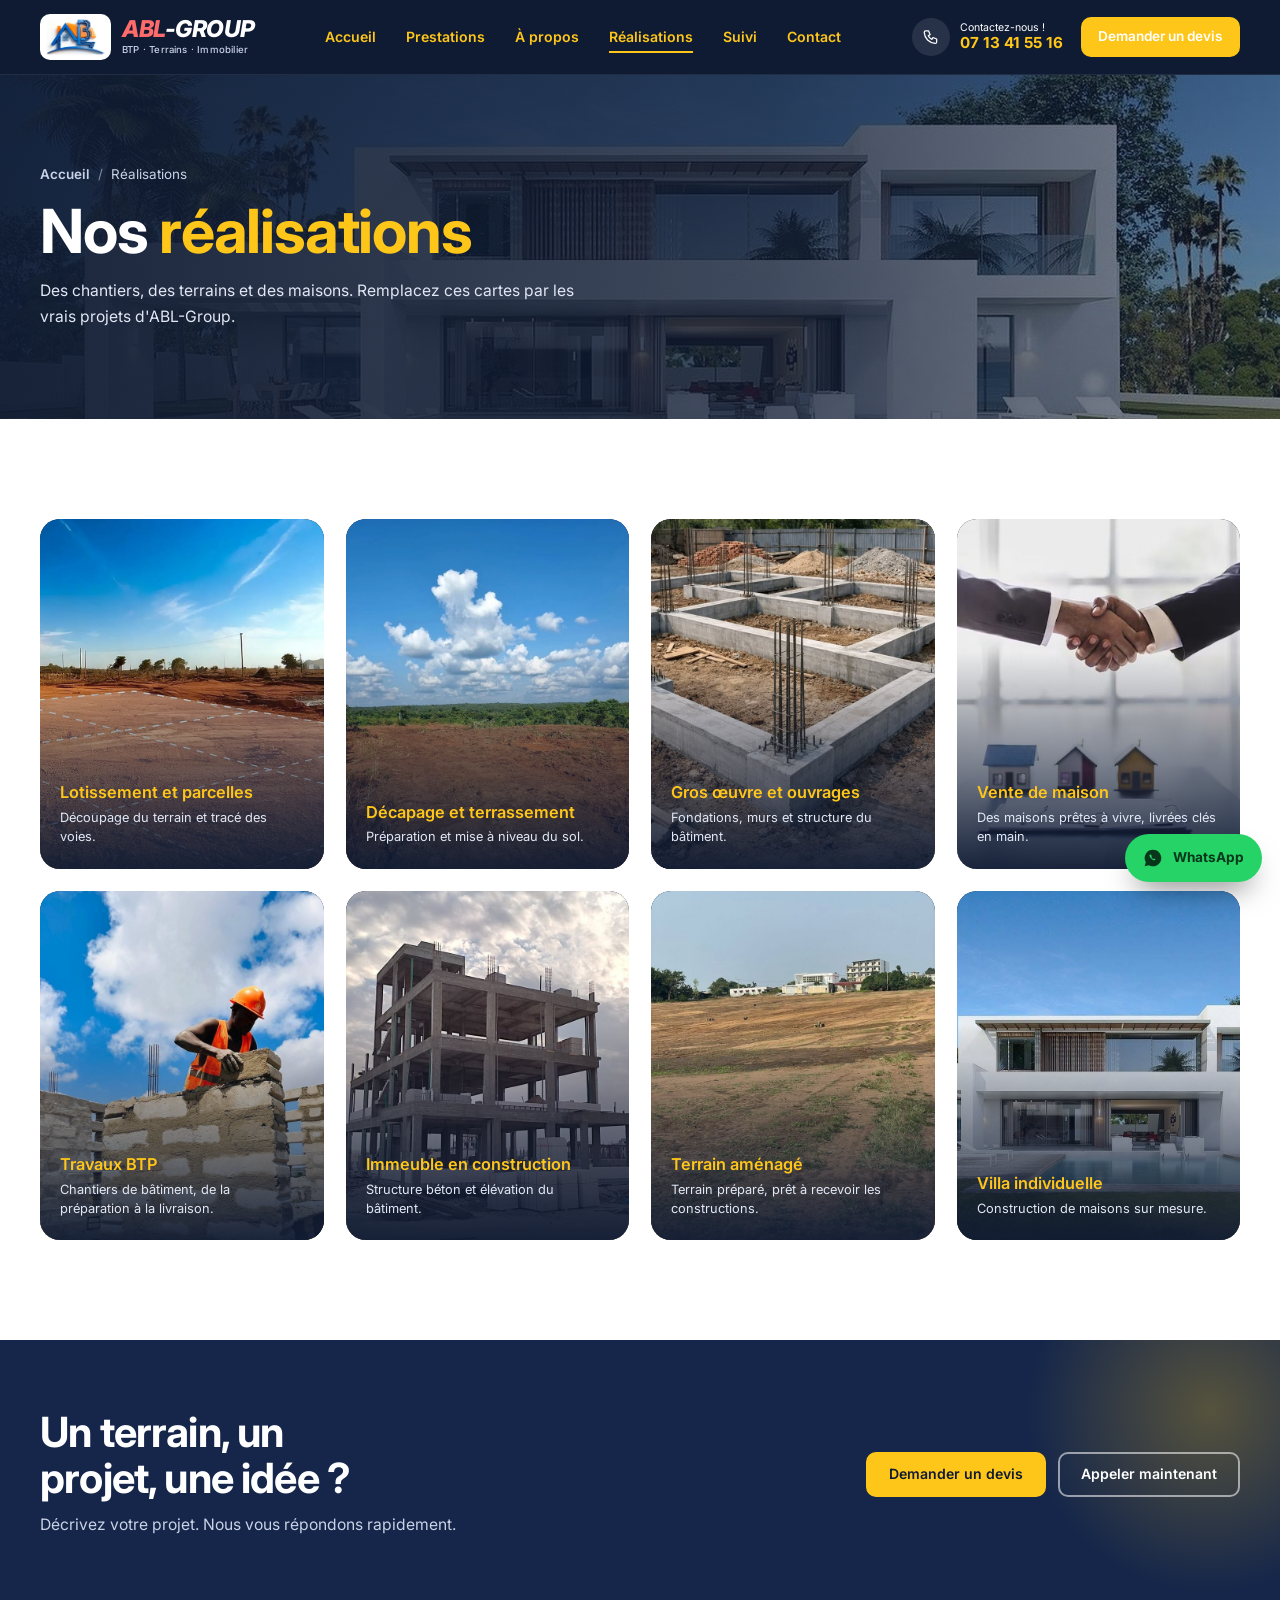
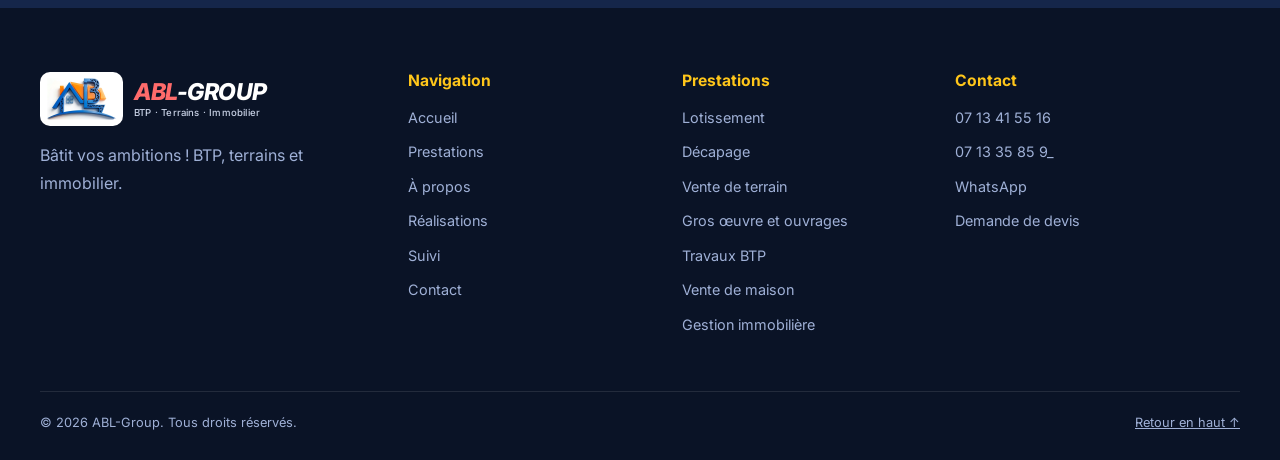
<file: realisations.html>
<!doctype html>
<html lang="fr" id="top">
<head>
<meta charset="utf-8">
<meta name="viewport" content="width=device-width, initial-scale=1">
<title>Réalisations | ABL-Group</title>
<meta name="description" content="ABL-Group : BTP, terrains et immobilier. Du terrain nu à la maison de vos rêves.">
<link rel="preconnect" href="https://fonts.googleapis.com"><link rel="preconnect" href="https://fonts.gstatic.com" crossorigin>
<link rel="stylesheet" href="https://fonts.googleapis.com/css2?family=Inter:wght@400;500;600;700;800&display=swap">
<link rel="icon" type="image/png" href="assets/img/favicon.png"><link rel="apple-touch-icon" href="assets/img/apple-touch-icon.png">
<link rel="stylesheet" href="assets/css/style.css">
</head>
<body>
<div class="abl">
<header class="abl-header"><div class="abl-in"><div class="abl-bar"><a class="abl-logo" href="index.html" aria-label="ABL-Group, accueil"><img class="abl-mark" src="assets/img/logo-mark.png" alt="Logo ABL-Group"><span class="abl-logo-t"><b><em>ABL</em>-GROUP</b><small>BTP · Terrains · Immobilier</small></span></a><nav class="abl-nav" aria-label="Navigation principale"><ul class="abl-menu"><li class=""><a href="index.html">Accueil</a></li><li class=""><a href="prestations.html">Prestations</a></li><li class=""><a href="a-propos.html">À propos</a></li><li class="current-menu-item"><a href="realisations.html">Réalisations</a></li><li class=""><a href="suivi.html">Suivi</a></li><li class=""><a href="contact.html">Contact</a></li></ul></nav><div class="abl-hright"><a class="abl-hphone" href="tel:+2250713415516"><span class="i"><svg class="ic" viewBox="0 0 24 24" aria-hidden="true"><path d="M5 4h4l2 5-2.5 1.5a11 11 0 0 0 5 5L15 13l5 2v4a2 2 0 0 1-2 2A16 16 0 0 1 3 6a2 2 0 0 1 2-2z"/></svg></span><span><small>Contactez-nous !</small><b>07 13 41 55 16</b></span></a><a class="abl-hbtn" href="demande-de-devis.html">Demander un devis</a></div><button class="abl-burger" type="button" aria-label="Ouvrir le menu" aria-expanded="false"><span></span><span></span><span></span></button></div></div></header>
<main>
<section class="wp-block-group alignfull abl-pagehead">
<figure class="wp-block-image size-full abl-bg"><img src="assets/img/head-realisations.jpg" alt="Villa moderne avec piscine"/></figure>
<div class="wp-block-group abl-in">
<p class="abl-crumb"><a href="index.html">Accueil</a> <span>/</span> Réalisations</p>
<h1 class="wp-block-heading">Nos <span class="abl-y">réalisations</span></h1>
<p class="abl-sub">Des chantiers, des terrains et des maisons. Remplacez ces cartes par les vrais projets d'ABL-Group.</p>
</div>
</section>
<section class="wp-block-group abl-sec">
<div class="wp-block-group abl-in">
<div class="wp-block-group abl-proj-grid">
<div class="wp-block-group abl-proj">
<figure class="wp-block-image size-full"><img src="assets/img/projet-1.jpg" alt="Lotissement et parcelles"/></figure>
<div class="wp-block-group abl-proj-b">
<h3 class="wp-block-heading">Lotissement et parcelles</h3>
<p class="abl-proj-p">Découpage du terrain et tracé des voies.</p>
</div>
</div>
<div class="wp-block-group abl-proj">
<figure class="wp-block-image size-full"><img src="assets/img/projet-2.jpg" alt="Décapage et terrassement"/></figure>
<div class="wp-block-group abl-proj-b">
<h3 class="wp-block-heading">Décapage et terrassement</h3>
<p class="abl-proj-p">Préparation et mise à niveau du sol.</p>
</div>
</div>
<div class="wp-block-group abl-proj">
<figure class="wp-block-image size-full"><img src="assets/img/projet-3.jpg" alt="Gros œuvre et ouvrages"/></figure>
<div class="wp-block-group abl-proj-b">
<h3 class="wp-block-heading">Gros œuvre et ouvrages</h3>
<p class="abl-proj-p">Fondations, murs et structure du bâtiment.</p>
</div>
</div>
<div class="wp-block-group abl-proj">
<figure class="wp-block-image size-full"><img src="assets/img/projet-4.jpg" alt="Vente de maison"/></figure>
<div class="wp-block-group abl-proj-b">
<h3 class="wp-block-heading">Vente de maison</h3>
<p class="abl-proj-p">Des maisons prêtes à vivre, livrées clés en main.</p>
</div>
</div>
<div class="wp-block-group abl-proj">
<figure class="wp-block-image size-full"><img src="assets/img/projet-5.jpg" alt="Travaux BTP"/></figure>
<div class="wp-block-group abl-proj-b">
<h3 class="wp-block-heading">Travaux BTP</h3>
<p class="abl-proj-p">Chantiers de bâtiment, de la préparation à la livraison.</p>
</div>
</div>
<div class="wp-block-group abl-proj">
<figure class="wp-block-image size-full"><img src="assets/img/projet-6.jpg" alt="Immeuble en construction"/></figure>
<div class="wp-block-group abl-proj-b">
<h3 class="wp-block-heading">Immeuble en construction</h3>
<p class="abl-proj-p">Structure béton et élévation du bâtiment.</p>
</div>
</div>
<div class="wp-block-group abl-proj">
<figure class="wp-block-image size-full"><img src="assets/img/projet-7.jpg" alt="Terrain aménagé"/></figure>
<div class="wp-block-group abl-proj-b">
<h3 class="wp-block-heading">Terrain aménagé</h3>
<p class="abl-proj-p">Terrain préparé, prêt à recevoir les constructions.</p>
</div>
</div>
<div class="wp-block-group abl-proj">
<figure class="wp-block-image size-full"><img src="assets/img/projet-8.jpg" alt="Villa individuelle"/></figure>
<div class="wp-block-group abl-proj-b">
<h3 class="wp-block-heading">Villa individuelle</h3>
<p class="abl-proj-p">Construction de maisons sur mesure.</p>
</div>
</div>
</div>
</div>
</section>
<section class="wp-block-group alignfull abl-cta2">
<div class="wp-block-group abl-in">
<div class="wp-block-group abl-cta2-in">
<div class="wp-block-group abl-cta-t">
<h2 class="wp-block-heading">Un terrain, un projet, une idée ?</h2>
<p class="abl-sub">Décrivez votre projet. Nous vous répondons rapidement.</p>
</div>
<div class="wp-block-buttons">
<div class="wp-block-button"><a class="wp-block-button__link wp-element-button" href="demande-de-devis.html">Demander un devis</a></div>
<div class="wp-block-button abl-b-ghost"><a class="wp-block-button__link wp-element-button" href="tel:+2250713415516">Appeler maintenant</a></div>
</div>
</div>
</div>
</section>

</main>
<footer class="abl-footer"><div class="abl-in"><div class="abl-foot-grid"><div class="abl-fc"><a class="abl-logo" href="index.html" aria-label="ABL-Group, accueil"><img class="abl-mark" src="assets/img/logo-mark.png" alt="Logo ABL-Group"><span class="abl-logo-t"><b><em>ABL</em>-GROUP</b><small>BTP · Terrains · Immobilier</small></span></a><p>Bâtit vos ambitions ! BTP, terrains et immobilier.</p></div><div class="abl-fc"><h4>Navigation</h4><ul><li><a href="index.html">Accueil</a></li><li><a href="prestations.html">Prestations</a></li><li><a href="a-propos.html">À propos</a></li><li><a href="realisations.html">Réalisations</a></li><li><a href="suivi.html">Suivi</a></li><li><a href="contact.html">Contact</a></li></ul></div><div class="abl-fc"><h4>Prestations</h4><ul><li><a href="prestations.html">Lotissement</a></li><li><a href="prestations.html">Décapage</a></li><li><a href="prestations.html">Vente de terrain</a></li><li><a href="prestations.html">Gros œuvre et ouvrages</a></li><li><a href="prestations.html">Travaux BTP</a></li><li><a href="prestations.html">Vente de maison</a></li><li><a href="prestations.html">Gestion immobilière</a></li></ul></div><div class="abl-fc"><h4>Contact</h4><ul><li><a href="tel:+2250713415516">07 13 41 55 16</a></li><li>07 13 35 85 9_</li><li><a href="https://wa.me/2250713415516">WhatsApp</a></li><li><a href="demande-de-devis.html">Demande de devis</a></li></ul></div></div><div class="abl-copy"><p>© 2026 ABL-Group. Tous droits réservés.</p><p><a href="#top">Retour en haut ↑</a></p></div></div></footer>
<div class="abl-wa"><a href="https://wa.me/2250713415516" aria-label="Écrire sur WhatsApp"><svg viewBox="0 0 24 24" aria-hidden="true"><path d="M12 2a10 10 0 0 0-8.6 15.1L2 22l5-1.3A10 10 0 1 0 12 2z"/><path fill="#25D366" d="M8.2 7.8c-.4.4-.6 1-.4 1.8.6 2.3 2.7 4.4 5 5.100.9.3 1.5 0 1.9-.5l.4-.7-1.9-1-.8.8c-1.1-.4-2-1.3-2.5-2.4l.8-.8-.9-2z"/></svg><span>WhatsApp</span></a></div>
</div>
<script src="assets/js/abl.js"></script>
<script>
/* Formulaires du site statique : envoi par WhatsApp (un site statique n'a pas de serveur pour envoyer des e-mails). */
(function(){
  document.querySelectorAll('form.abl-form').forEach(function(f){
    f.addEventListener('submit',function(e){
      e.preventDefault();
      var g=function(n){var x=f.querySelector('[name="'+n+'"]');return x?x.value.trim():''};
      var t='Bonjour ABL-Group, demande de devis.\nNom : '+g('nom')+'\nTéléphone : '+g('tel')+'\nE-mail : '+g('email')+'\nProjet : '+g('projet')+'\nMessage : '+g('message');
      window.open('https://wa.me/2250713415516?text='+encodeURIComponent(t),'_blank');
    });
  });
})();
</script>

</body>
</html>
</file>
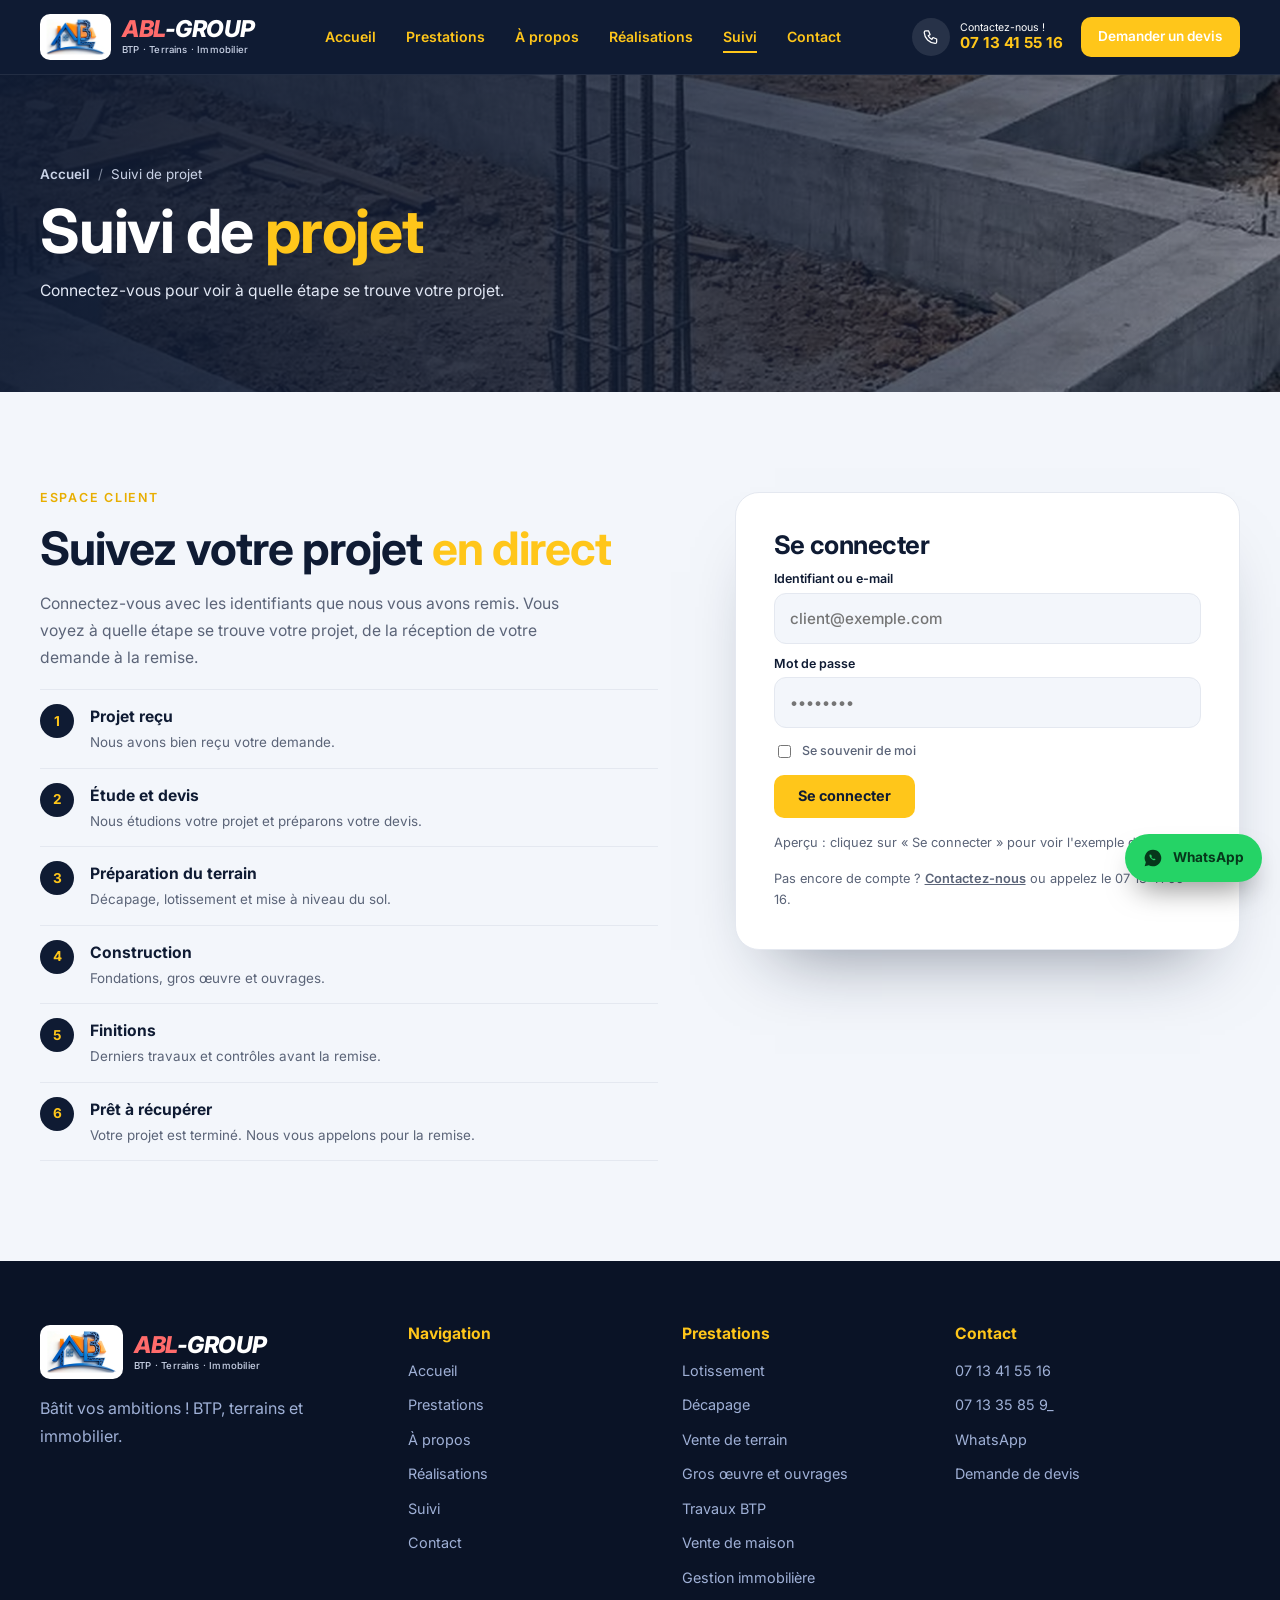
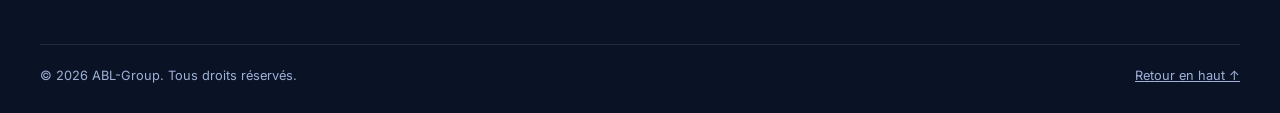
<file: suivi.html>
<!doctype html>
<html lang="fr" id="top">
<head>
<meta charset="utf-8">
<meta name="viewport" content="width=device-width, initial-scale=1">
<title>Suivi de projet | ABL-Group</title>
<meta name="description" content="ABL-Group : BTP, terrains et immobilier. Du terrain nu à la maison de vos rêves.">
<link rel="preconnect" href="https://fonts.googleapis.com"><link rel="preconnect" href="https://fonts.gstatic.com" crossorigin>
<link rel="stylesheet" href="https://fonts.googleapis.com/css2?family=Inter:wght@400;500;600;700;800&display=swap">
<link rel="icon" type="image/png" href="assets/img/favicon.png"><link rel="apple-touch-icon" href="assets/img/apple-touch-icon.png">
<link rel="stylesheet" href="assets/css/style.css">
</head>
<body>
<div class="abl">
<header class="abl-header"><div class="abl-in"><div class="abl-bar"><a class="abl-logo" href="index.html" aria-label="ABL-Group, accueil"><img class="abl-mark" src="assets/img/logo-mark.png" alt="Logo ABL-Group"><span class="abl-logo-t"><b><em>ABL</em>-GROUP</b><small>BTP · Terrains · Immobilier</small></span></a><nav class="abl-nav" aria-label="Navigation principale"><ul class="abl-menu"><li class=""><a href="index.html">Accueil</a></li><li class=""><a href="prestations.html">Prestations</a></li><li class=""><a href="a-propos.html">À propos</a></li><li class=""><a href="realisations.html">Réalisations</a></li><li class="current-menu-item"><a href="suivi.html">Suivi</a></li><li class=""><a href="contact.html">Contact</a></li></ul></nav><div class="abl-hright"><a class="abl-hphone" href="tel:+2250713415516"><span class="i"><svg class="ic" viewBox="0 0 24 24" aria-hidden="true"><path d="M5 4h4l2 5-2.5 1.5a11 11 0 0 0 5 5L15 13l5 2v4a2 2 0 0 1-2 2A16 16 0 0 1 3 6a2 2 0 0 1 2-2z"/></svg></span><span><small>Contactez-nous !</small><b>07 13 41 55 16</b></span></a><a class="abl-hbtn" href="demande-de-devis.html">Demander un devis</a></div><button class="abl-burger" type="button" aria-label="Ouvrir le menu" aria-expanded="false"><span></span><span></span><span></span></button></div></div></header>
<main>
<section class="wp-block-group alignfull abl-pagehead">
<figure class="wp-block-image size-full abl-bg"><img src="assets/img/head-suivi.jpg" alt="Fondations d'une maison en construction"/></figure>
<div class="wp-block-group abl-in">
<p class="abl-crumb"><a href="index.html">Accueil</a> <span>/</span> Suivi de projet</p>
<h1 class="wp-block-heading">Suivi de <span class="abl-y">projet</span></h1>
<p class="abl-sub">Connectez-vous pour voir à quelle étape se trouve votre projet.</p>
</div>
</section>
<section class="wp-block-group abl-sec abl-soft">
<div class="wp-block-group abl-in">
<div class="abl-suivi"><div class="abl-suivi-login"><div class="abl-suivi-grid"><div class="abl-suivi-intro"><p class="abl-eyebrow">Espace client</p><h2 class="abl-h2">Suivez votre projet <span class="abl-y">en direct</span></h2><p class="abl-sub">Connectez-vous avec les identifiants que nous vous avons remis. Vous voyez à quelle étape se trouve votre projet, de la réception de votre demande à la remise.</p><ol class="abl-stage-list"><li><span class="d">1</span><span><b>Projet reçu</b><small>Nous avons bien reçu votre demande.</small></span></li><li><span class="d">2</span><span><b>Étude et devis</b><small>Nous étudions votre projet et préparons votre devis.</small></span></li><li><span class="d">3</span><span><b>Préparation du terrain</b><small>Décapage, lotissement et mise à niveau du sol.</small></span></li><li><span class="d">4</span><span><b>Construction</b><small>Fondations, gros œuvre et ouvrages.</small></span></li><li><span class="d">5</span><span><b>Finitions</b><small>Derniers travaux et contrôles avant la remise.</small></span></li><li><span class="d">6</span><span><b>Prêt à récupérer</b><small>Votre projet est terminé. Nous vous appelons pour la remise.</small></span></li></ol></div>
<div class="abl-login"><h3>Se connecter</h3><form id="abl-demo-login"><p class="login-username"><label>Identifiant ou e-mail</label><input type="text" class="input" placeholder="client@exemple.com"></p><p class="login-password"><label>Mot de passe</label><input type="password" class="input" placeholder="••••••••"></p><p class="login-remember"><label><input type="checkbox"> Se souvenir de moi</label></p><p class="login-submit"><input type="submit" value="Se connecter"></p></form>
<p class="abl-small">Aperçu : cliquez sur « Se connecter » pour voir l'exemple d'un client.</p><p class="abl-small">Pas encore de compte ? <a href="#contact">Contactez-nous</a> ou appelez le 07 13 41 55 16.</p></div></div></div><div class="abl-suivi-demo" hidden><div class="abl-suivi-top"><div><p class="abl-eyebrow">Espace client</p><h2 class="abl-h2">Bonjour Kouassi</h2></div><a class="abl-logout" href="#suivi" id="abl-demo-out">Se déconnecter</a></div>
<span class="abl-demo-tag">EXEMPLE DE DÉMONSTRATION</span>
<article class="abl-pcard"><header class="abl-pcard-h"><div><p class="abl-eyebrow">Mon projet</p><h3>Villa sur terrain à Bingerville</h3></div><span class="abl-stage-badge" id="abl-demo-badge"></span></header><div id="abl-demo-trk"></div><div class="abl-ready" id="abl-demo-ready" hidden><b>Votre projet est prêt.</b> Nous allons vous appeler pour la remise.</div>
<div class="abl-pnote"><b>Message de l'équipe</b><p id="abl-demo-note"></p><small>Mis à jour le 3 novembre 2026</small></div></article>
<div class="abl-sim"><label>Simulation côté administrateur (aperçu seulement) : étape du projet <select id="abl-demo-sel"><option value="0">1. Projet reçu</option><option value="1">2. Étude et devis</option><option value="2" selected>3. Préparation du terrain</option><option value="3">4. Construction</option><option value="4">5. Finitions</option><option value="5">6. Prêt à récupérer</option></select></label><p>Dans WordPress, vous choisissez l'étape dans la fiche du projet et vous cliquez sur « Mettre à jour ». Le client voit le changement dès sa prochaine visite.</p></div></div></div>
</div>
</section>

</main>
<footer class="abl-footer"><div class="abl-in"><div class="abl-foot-grid"><div class="abl-fc"><a class="abl-logo" href="index.html" aria-label="ABL-Group, accueil"><img class="abl-mark" src="assets/img/logo-mark.png" alt="Logo ABL-Group"><span class="abl-logo-t"><b><em>ABL</em>-GROUP</b><small>BTP · Terrains · Immobilier</small></span></a><p>Bâtit vos ambitions ! BTP, terrains et immobilier.</p></div><div class="abl-fc"><h4>Navigation</h4><ul><li><a href="index.html">Accueil</a></li><li><a href="prestations.html">Prestations</a></li><li><a href="a-propos.html">À propos</a></li><li><a href="realisations.html">Réalisations</a></li><li><a href="suivi.html">Suivi</a></li><li><a href="contact.html">Contact</a></li></ul></div><div class="abl-fc"><h4>Prestations</h4><ul><li><a href="prestations.html">Lotissement</a></li><li><a href="prestations.html">Décapage</a></li><li><a href="prestations.html">Vente de terrain</a></li><li><a href="prestations.html">Gros œuvre et ouvrages</a></li><li><a href="prestations.html">Travaux BTP</a></li><li><a href="prestations.html">Vente de maison</a></li><li><a href="prestations.html">Gestion immobilière</a></li></ul></div><div class="abl-fc"><h4>Contact</h4><ul><li><a href="tel:+2250713415516">07 13 41 55 16</a></li><li>07 13 35 85 9_</li><li><a href="https://wa.me/2250713415516">WhatsApp</a></li><li><a href="demande-de-devis.html">Demande de devis</a></li></ul></div></div><div class="abl-copy"><p>© 2026 ABL-Group. Tous droits réservés.</p><p><a href="#top">Retour en haut ↑</a></p></div></div></footer>
<div class="abl-wa"><a href="https://wa.me/2250713415516" aria-label="Écrire sur WhatsApp"><svg viewBox="0 0 24 24" aria-hidden="true"><path d="M12 2a10 10 0 0 0-8.6 15.1L2 22l5-1.3A10 10 0 1 0 12 2z"/><path fill="#25D366" d="M8.2 7.8c-.4.4-.6 1-.4 1.8.6 2.3 2.7 4.4 5 5.100.9.3 1.5 0 1.9-.5l.4-.7-1.9-1-.8.8c-1.1-.4-2-1.3-2.5-2.4l.8-.8-.9-2z"/></svg><span>WhatsApp</span></a></div>
</div>
<script src="assets/js/abl.js"></script>
<script>
/* Formulaires du site statique : envoi par WhatsApp (un site statique n'a pas de serveur pour envoyer des e-mails). */
(function(){
  document.querySelectorAll('form.abl-form').forEach(function(f){
    f.addEventListener('submit',function(e){
      e.preventDefault();
      var g=function(n){var x=f.querySelector('[name="'+n+'"]');return x?x.value.trim():''};
      var t='Bonjour ABL-Group, demande de devis.\nNom : '+g('nom')+'\nTéléphone : '+g('tel')+'\nE-mail : '+g('email')+'\nProjet : '+g('projet')+'\nMessage : '+g('message');
      window.open('https://wa.me/2250713415516?text='+encodeURIComponent(t),'_blank');
    });
  });
})();
</script>
<script>(function(){
  var STAGES=[["Projet reçu", "Nous avons bien reçu votre demande."], ["Étude et devis", "Nous étudions votre projet et préparons votre devis."], ["Préparation du terrain", "Décapage, lotissement et mise à niveau du sol."], ["Construction", "Fondations, gros œuvre et ouvrages."], ["Finitions", "Derniers travaux et contrôles avant la remise."], ["Prêt à récupérer", "Votre projet est terminé. Nous vous appelons pour la remise."]], HOUSE="<svg class=\"ic\" viewBox=\"0 0 24 24\" aria-hidden=\"true\"><path d=\"M3 11l9-8 9 8M5 10v10h14V10M10 20v-6h4v6\"/></svg>";
  var NOTES=["Nous avons bien reçu votre demande.","Votre devis est en préparation. Nous vous appelons très bientôt.","Le décapage est terminé. Nous passons à la mise à niveau du terrain.","Les fondations sont coulées. Le gros œuvre avance bien.","Il reste les derniers travaux et les contrôles.","Votre villa est prête. Nous vous appelons pour la remise des clés."];
  var login=document.querySelector('.abl-suivi-login'),demo=document.querySelector('.abl-suivi-demo'),sel=document.getElementById('abl-demo-sel');
  if(!login||!demo)return;
  function render(st){
    var n=STAGES.length,pct=Math.round(st/(n-1)*100);
    var h='<div class="abl-trk" style="--p:'+pct+'%"><div class="abl-trk-bar"><i></i><span class="abl-trk-pin" aria-hidden="true">'+HOUSE+'</span></div><ol class="abl-stp">';
    STAGES.forEach(function(s,i){var c=i<st?'is-done':(i===st?'is-cur':'is-todo');h+='<li class="'+c+'"><span class="d">'+(i<st?'✓':(i+1))+'</span><b>'+s[0]+'</b>'+(i===st?'<small>'+s[1]+'</small>':'')+'</li>'});
    document.getElementById('abl-demo-trk').innerHTML=h+'</ol></div>';
    document.getElementById('abl-demo-badge').textContent='Étape '+(st+1)+' sur '+n+' · '+STAGES[st][0];
    document.getElementById('abl-demo-note').textContent=NOTES[st];
    document.getElementById('abl-demo-ready').hidden=st!==n-1;
  }
  document.getElementById('abl-demo-login').addEventListener('submit',function(e){e.preventDefault();login.hidden=true;demo.hidden=false;render(+sel.value);window.scrollTo(0,0)});
  sel.addEventListener('change',function(){render(+sel.value)});
  document.getElementById('abl-demo-out').addEventListener('click',function(e){e.preventDefault();demo.hidden=true;login.hidden=false});
})();
</script>
</body>
</html>
</file>
<file: assets/css/style.css>
/* =====================================================================
   ABL-GROUP · DESIGN (modèle « électricien » adapté au BTP)
   Marine + jaune, cartes arrondies, typo Inter.
   Pour changer les couleurs : modifiez uniquement les variables ci-dessous.
   ===================================================================== */
:root{
  --abl-navy:#0F1B33; --abl-navy-2:#15264A; --abl-navy-3:#1B2F5C;
  --abl-y:#FFC61A;    --abl-y-d:#E8AE00;
  --abl-ink:#0F1B33;  --abl-text:#5B6478; --abl-line:#E4E8F0;
  --abl-bg:#FFFFFF;   --abl-soft:#F3F6FB; --abl-red:#E5484D;
  --abl-font:'Inter',system-ui,'Segoe UI',Roboto,Helvetica,Arial,sans-serif;
  --abl-gut:max(20px,env(safe-area-inset-left,0px));
  --abl-gutr:max(20px,env(safe-area-inset-right,0px));
  --abl-ease:cubic-bezier(.22,.8,.24,1);
  --abl-r:20px;
}
*,*::before,*::after{box-sizing:border-box}
html{scroll-behavior:smooth}
body{margin:0;background:var(--abl-bg);color:var(--abl-text);font:400 16px/1.7 var(--abl-font);-webkit-font-smoothing:antialiased}

body .abl, body .abl *{box-sizing:border-box}
body .abl p,body .abl h1,body .abl h2,body .abl h3,body .abl h4,body .abl ul,body .abl ol,body .abl figure,body .abl details{margin:0;padding:0}
body .abl ul,body .abl ol{list-style:none}
body .abl img{display:block;max-width:100%;height:auto}
body .abl a{color:inherit}
body .abl h1,body .abl h2,body .abl h3,body .abl h4{font-family:var(--abl-font);font-weight:700;letter-spacing:-.02em;line-height:1.1;color:var(--abl-ink);text-wrap:balance}
body .abl :focus-visible{outline:3px solid var(--abl-y);outline-offset:3px}
.abl{overflow-x:clip}
.abl-in{width:100%;max-width:1240px;margin-inline:auto;padding-left:var(--abl-gut);padding-right:var(--abl-gutr)}
.abl-y{color:var(--abl-y)}
.abl-sec{padding-block:clamp(56px,8vw,100px)}
.abl-h2{font-size:clamp(1.9rem,3.6vw,3rem)!important}
.abl-sub{max-width:56ch;font-size:.98rem}
.abl-head{display:flex;flex-direction:column;gap:14px;margin-bottom:clamp(28px,4vw,48px)}
.abl-eyebrow{font:600 .78rem/1 var(--abl-font)!important;letter-spacing:.14em;text-transform:uppercase;color:var(--abl-y-d)!important}
.abl-soft{background:var(--abl-soft)}
.abl-dark{background:var(--abl-navy);color:#C9D2E6}
.abl-dark h2,.abl-dark h3{color:#fff!important}

/* Boutons */
body .abl .wp-block-buttons{display:flex;flex-wrap:wrap;gap:12px}
body .abl .wp-block-button__link{display:inline-flex;align-items:center;gap:.5em;padding:.95em 1.5em;border-radius:10px;border:2px solid var(--abl-y);background:var(--abl-y);color:var(--abl-navy);font:600 .88rem/1 var(--abl-font);text-decoration:none;transition:transform .2s var(--abl-ease),background .2s,box-shadow .2s}
body .abl .wp-block-button__link:hover{transform:translateY(-3px);background:var(--abl-y-d);border-color:var(--abl-y-d);box-shadow:0 14px 26px -14px rgba(255,198,26,.9)}
body .abl .abl-b-ghost .wp-block-button__link{background:transparent;color:#fff;border-color:rgba(255,255,255,.55)}
body .abl .abl-b-ghost .wp-block-button__link:hover{background:#fff;color:var(--abl-navy);border-color:#fff;box-shadow:none}
body .abl .abl-b-navy .wp-block-button__link{background:var(--abl-navy);border-color:var(--abl-navy);color:#fff}
body .abl .abl-b-navy .wp-block-button__link:hover{background:var(--abl-navy-3);border-color:var(--abl-navy-3);box-shadow:none}
body .abl .abl-b-sm .wp-block-button__link{padding:.75em 1.1em;font-size:.8rem}
.ic{width:1em;height:1em;fill:none;stroke:currentColor;stroke-width:1.7;stroke-linecap:round;stroke-linejoin:round}

/* En-tête */
.abl-header{background:var(--abl-navy);color:#fff;position:sticky;top:env(safe-area-inset-top,0px);z-index:60;border-bottom:1px solid rgba(255,255,255,.08)}
.abl-header .abl-bar{display:flex;align-items:center;justify-content:space-between;gap:20px;min-height:74px}
.abl-logo{display:flex;align-items:center;gap:11px;text-decoration:none}
.abl-mark{width:42px;height:42px;flex:none}
.abl-mark .a{fill:#1B55C9}.abl-mark .b{fill:none;stroke:var(--abl-y);stroke-width:3.2}.abl-mark text{fill:#fff;font:800 17px var(--abl-font);text-anchor:middle}
.abl-logo-t{display:flex;flex-direction:column;line-height:1}
.abl-logo-t b{font:800 1.45rem/1 var(--abl-font);letter-spacing:-.02em;color:#fff;font-style:italic}
.abl-logo-t b em{color:#FF6B6B;font-style:italic}
.abl-logo-t small{font:500 .6rem/1.2 var(--abl-font);color:#C9D2E6;margin-top:3px;letter-spacing:.02em}
.abl-nav{display:flex;align-items:center}
body .abl .abl-nav ul{display:flex;gap:30px}
body .abl .abl-nav a{font-weight:600;font-size:.88rem;color:var(--abl-y);text-decoration:none;padding-block:8px;position:relative}
body .abl .abl-nav a::after{content:"";position:absolute;left:0;right:0;bottom:0;height:2px;background:var(--abl-y);transform:scaleX(0);transform-origin:left;transition:transform .25s var(--abl-ease)}
body .abl .abl-nav a:hover::after,body .abl .abl-nav a.is-active::after{transform:scaleX(1)}
.abl-hphone{display:flex;align-items:center;gap:10px;text-decoration:none}
.abl-hphone .i{width:38px;height:38px;border-radius:50%;background:rgba(255,255,255,.1);display:grid;place-items:center;color:#fff;font-size:1.1rem}
.abl-hphone small{display:block;font-size:.66rem;color:#fff;line-height:1.2}
.abl-hphone b{display:block;font-size:.95rem;color:var(--abl-y);line-height:1.2;font-weight:700}
.abl-burger{display:none;width:44px;height:44px;border:1.5px solid rgba(255,255,255,.4);background:transparent;border-radius:10px;cursor:pointer;position:relative;color:#fff}
.abl-burger span{position:absolute;left:11px;right:11px;height:2px;background:currentColor;transition:transform .25s,opacity .2s}
.abl-burger span:nth-child(1){top:14px}.abl-burger span:nth-child(2){top:21px}.abl-burger span:nth-child(3){top:28px}
.nav-open .abl-burger span:nth-child(1){transform:translateY(7px) rotate(45deg)}
.nav-open .abl-burger span:nth-child(2){opacity:0}
.nav-open .abl-burger span:nth-child(3){transform:translateY(-7px) rotate(-45deg)}

/* HERO */
.abl-hero{position:relative;background:var(--abl-navy);color:#fff;overflow:hidden}
.abl-slide{position:relative;min-height:clamp(520px,44vw,680px);display:flex;align-items:flex-start;overflow:hidden}
body .abl .abl-slide>.abl-bg{position:absolute;inset:0;margin:0}
body .abl .abl-slide>.abl-bg img{width:100%;height:100%;object-fit:cover}
.abl-slide::after{content:"";position:absolute;inset:0;background:linear-gradient(90deg,rgba(15,27,51,.93) 0%,rgba(15,27,51,.72) 42%,rgba(15,27,51,.18) 100%),linear-gradient(0deg,rgba(15,27,51,.85),transparent 45%);pointer-events:none}
.abl-slide-in{position:relative;z-index:2;padding-block:clamp(40px,5vw,64px) 230px;display:flex;flex-direction:column;gap:20px;align-items:flex-start}
body .abl .abl-slide h1,body .abl .abl-slide h2{font-size:clamp(2.3rem,5vw,4.3rem);line-height:1.06;font-weight:700;color:#fff;max-width:13ch}
.abl-slide-p{max-width:46ch;font-size:.95rem;color:#E1E7F4}
.abl-cta-row{display:flex;flex-wrap:wrap;align-items:center;gap:20px}
.abl-call{display:inline-flex;align-items:center;gap:12px;text-decoration:none}
.abl-call .i{width:44px;height:44px;border-radius:50%;border:2px solid rgba(255,255,255,.35);display:grid;place-items:center;color:var(--abl-y);font-size:1.2rem;transition:background .2s}
.abl-call:hover .i{background:rgba(255,255,255,.12)}
.abl-call small{display:block;font-size:.72rem;color:var(--abl-y);line-height:1.2;font-weight:600}
.abl-call b{display:block;font-size:1rem;color:#fff;line-height:1.3;font-weight:700}
html.abl-js .abl-hero{height:clamp(600px,50vw,740px)}
html.abl-js .abl-hero .abl-slide{position:absolute;inset:0;min-height:0;opacity:0;visibility:hidden;transition:opacity .9s var(--abl-ease),visibility .9s}
html.abl-js .abl-hero .abl-slide.is-active{opacity:1;visibility:visible}
html.abl-js .abl-slide>.abl-bg img{transform:scale(1.1);transition:transform 9s linear}
html.abl-js .abl-slide.is-active>.abl-bg img{transform:scale(1)}
html.abl-js .abl-slide.is-active .abl-slide-in>*{animation:ablUp .8s var(--abl-ease) both}
html.abl-js .abl-slide.is-active .abl-slide-in>*:nth-child(2){animation-delay:.1s}
html.abl-js .abl-slide.is-active .abl-slide-in>*:nth-child(3){animation-delay:.2s}
@keyframes ablUp{from{opacity:0;transform:translateY(24px)}to{opacity:1;transform:none}}
.abl-hero-foot{position:relative;z-index:4;padding-block:0 36px;background:var(--abl-navy)}
html.abl-js .abl-hero-foot{position:absolute;left:0;right:0;bottom:0;background:transparent;padding-block:0 clamp(20px,3vw,38px)}
.abl-foot-in{display:flex;align-items:flex-end;justify-content:space-between;gap:28px;flex-wrap:wrap;padding-top:28px}
.abl-stats{display:flex;gap:clamp(24px,5vw,60px)}
body .abl .abl-stat .n{font-size:clamp(2.2rem,4vw,3.2rem);font-weight:700;color:#fff;line-height:1;letter-spacing:-.03em}
body .abl .abl-stat .l{font-size:.82rem;color:var(--abl-y);font-weight:500;margin-top:6px}
.abl-glass{display:flex;align-items:center;gap:18px;width:min(100%,520px);padding:14px 20px 14px 14px;border-radius:20px;background:rgba(255,255,255,.1);backdrop-filter:blur(16px);-webkit-backdrop-filter:blur(16px);border:1px solid rgba(255,255,255,.18)}
body .abl .abl-glass .abl-thumb{position:relative;flex:0 0 clamp(120px,14vw,160px);margin:0}
body .abl .abl-glass .abl-thumb img{width:100%;aspect-ratio:4/3;object-fit:cover;border-radius:14px}
.abl-glass .abl-thumb a{position:absolute;inset:0;margin:auto;width:46px;height:46px;border-radius:50%;background:rgba(255,255,255,.88);color:var(--abl-navy);display:grid;place-items:center;font-size:1.1rem;text-decoration:none;transition:transform .2s}
.abl-glass .abl-thumb a:hover{transform:scale(1.1)}
.abl-glass h3{font-size:.98rem!important;color:var(--abl-y)!important;margin-bottom:6px;letter-spacing:0}
.abl-glass p{font-size:.78rem;color:#E1E7F4;line-height:1.5}
.abl-hctl{position:absolute;z-index:5;right:max(18px,env(safe-area-inset-right,0px));top:46%;transform:translateY(-50%)}
.abl-hctl .abl-in{padding:0;width:auto}
.abl-count,.abl-arrows{display:none}
.abl-dots{display:flex;flex-direction:column;gap:8px;height:110px}
.abl-dot{flex:1;width:5px;border:0;padding:0;background:rgba(255,255,255,.3);cursor:pointer;position:relative;overflow:hidden;border-radius:3px}
.abl-dot i{position:absolute;inset:0;background:var(--abl-y);transform:scaleY(0);transform-origin:top}
.abl-dot.is-done i{transform:scaleY(1)}
.abl-dot.is-active i{animation:ablProg var(--abl-dur,7s) linear forwards}
.abl-hero.is-paused .abl-dot.is-active i{animation-play-state:paused}
@keyframes ablProg{to{transform:scaleY(1)}}

/* Cartes d'avantages */
.abl-feats{padding-block:34px 10px}
.abl-feat-grid{display:grid;grid-template-columns:repeat(4,1fr);gap:22px}
body .abl .abl-feat{background:var(--abl-navy-2);border-radius:var(--abl-r);padding:30px 22px 28px;text-align:center;display:flex;flex-direction:column;align-items:center;gap:10px;box-shadow:0 22px 34px -18px rgba(15,27,51,.6);transition:transform .3s var(--abl-ease)}
body .abl .abl-feat:hover{transform:translateY(-6px)}
.abl-feat-i{width:50px;height:50px;color:var(--abl-y);font-size:2.7rem;display:grid;place-items:center}
.abl-feat-i .ic{stroke-width:1.3}
body .abl .abl-feat h3{font-size:1rem;color:var(--abl-y);letter-spacing:0;font-weight:600}
.abl-feat-p{font-size:.84rem;color:#E1E7F4;line-height:1.55;max-width:26ch}

/* À propos */
.abl-about{display:grid;grid-template-columns:minmax(0,1fr) minmax(0,1fr);gap:clamp(30px,6vw,80px);align-items:center}
.abl-collage{position:relative;padding:0 0 60px 40px}
body .abl .abl-collage .abl-c1 img{width:100%;aspect-ratio:1/1.1;object-fit:cover;border-radius:28px;box-shadow:0 30px 50px -30px rgba(15,27,51,.5)}
body .abl .abl-collage .abl-c2{position:absolute;left:0;bottom:0;width:42%;z-index:2}
body .abl .abl-collage .abl-c2 img{aspect-ratio:1/1;object-fit:cover;border-radius:22px;border:6px solid #fff;box-shadow:0 22px 40px -22px rgba(15,27,51,.6)}
.abl-badge{position:absolute;z-index:3;left:calc(42% - 4px);bottom:12px;background:var(--abl-y);color:var(--abl-navy);padding:14px 20px 14px 16px;border-radius:16px;line-height:1.1;box-shadow:0 16px 30px -14px rgba(0,0,0,.4)}
body .abl .abl-badge .n{font-size:2.3rem;font-weight:800;letter-spacing:-.03em;color:var(--abl-navy)}
body .abl .abl-badge .l{font-size:.78rem;font-weight:600;color:var(--abl-navy)}
.abl-about-txt{display:flex;flex-direction:column;gap:20px}
.abl-vm{display:grid;grid-template-columns:auto 1fr;gap:16px;align-items:start}
.abl-vm-i{width:52px;height:52px;border-radius:14px;background:var(--abl-navy);color:var(--abl-y);display:grid;place-items:center;font-size:1.5rem}
body .abl .abl-vm h3{font-size:1rem;letter-spacing:0;margin-bottom:4px}
.abl-vm p{font-size:.88rem;line-height:1.6}

/* Projets */
.abl-proj-head{display:flex;flex-wrap:wrap;align-items:flex-end;justify-content:space-between;gap:20px;margin-bottom:34px}
.abl-proj-head .abl-head{margin:0}
.abl-carousel{position:relative}
.abl-track{display:grid;grid-template-columns:repeat(4,1fr);gap:22px}
body .abl .abl-proj{position:relative;border-radius:var(--abl-r);overflow:hidden;aspect-ratio:3/3.7;background:var(--abl-navy);transition:transform .3s var(--abl-ease)}
body .abl .abl-proj:hover{transform:translateY(-6px)}
body .abl .abl-proj>figure{position:absolute;inset:0}
body .abl .abl-proj>figure img{width:100%;height:100%;object-fit:cover;transition:transform 1s var(--abl-ease)}
body .abl .abl-proj:hover>figure img{transform:scale(1.07)}
.abl-proj::after{content:"";position:absolute;inset:0;background:linear-gradient(0deg,rgba(15,27,51,.95) 0%,rgba(15,27,51,.4) 38%,rgba(15,27,51,0) 62%);pointer-events:none}
.abl-proj-b{position:absolute;z-index:2;left:0;right:0;bottom:0;padding:22px 20px}
body .abl .abl-proj h3{font-size:1.02rem;color:var(--abl-y);letter-spacing:0;font-weight:600;margin-bottom:6px}
.abl-proj-p{font-size:.8rem;color:#E1E7F4;line-height:1.5}
.abl-ctl{display:flex;align-items:center;gap:16px;margin-top:22px}
.abl-bar-p{flex:1;height:4px;background:var(--abl-line);border-radius:2px;position:relative;overflow:hidden}
.abl-bar-p i{position:absolute;left:0;top:0;bottom:0;width:30%;background:var(--abl-y-d);transition:left .12s linear}
.abl-arrow{width:46px;height:46px;border-radius:50%;border:1.5px solid var(--abl-navy);background:transparent;color:var(--abl-navy);cursor:pointer;display:grid;place-items:center;transition:background .2s,color .2s}
.abl-arrow:hover{background:var(--abl-y);border-color:var(--abl-y)}
.abl-arrow svg{width:20px;height:20px;fill:none;stroke:currentColor;stroke-width:2.4;stroke-linecap:round;stroke-linejoin:round}
.abl-carousel.no-scroll .abl-ctl{display:none}

/* Bannière parcours */
.abl-band{position:relative;overflow:hidden;color:#fff;background:var(--abl-navy);padding-block:clamp(60px,8vw,100px)}
body .abl .abl-band>.abl-bg{position:absolute;inset:0;margin:0}
body .abl .abl-band>.abl-bg img{width:100%;height:100%;object-fit:cover}
.abl-band::after{content:"";position:absolute;inset:0;background:linear-gradient(180deg,rgba(15,27,51,.9),rgba(15,27,51,.86));pointer-events:none}
.abl-band .abl-in{position:relative;z-index:2}
.abl-band-head{text-align:center;display:flex;flex-direction:column;align-items:center;gap:16px;margin-bottom:46px}
body .abl .abl-band h2{color:#fff;font-size:clamp(2rem,4.2vw,3.4rem)}
.abl-band .abl-sub{color:#C9D2E6}
.abl-steps{display:grid;grid-template-columns:repeat(5,1fr);gap:16px;margin-bottom:40px}
body .abl .abl-step{padding:24px 20px;border-radius:var(--abl-r);background:rgba(255,255,255,.08);backdrop-filter:blur(10px);-webkit-backdrop-filter:blur(10px);border:1px solid rgba(255,255,255,.16);transition:background .3s,transform .3s var(--abl-ease)}
body .abl .abl-step:hover{background:rgba(255,255,255,.14);transform:translateY(-5px)}
body .abl .abl-step .n{font-size:2.4rem;font-weight:800;color:var(--abl-y);line-height:1;letter-spacing:-.03em;margin-bottom:12px}
body .abl .abl-step h3{font-size:1.1rem;color:#fff;letter-spacing:0;margin-bottom:8px}
body .abl .abl-step p.t{font-size:.84rem;color:#C9D2E6;line-height:1.55}
.abl-band .wp-block-buttons{justify-content:center}

/* Prestations */
.abl-svc-grid{display:grid;grid-template-columns:repeat(4,1fr);gap:22px}
body .abl .abl-svc{background:#fff;border:1px solid var(--abl-line);border-radius:var(--abl-r);padding:26px 22px 24px;display:flex;flex-direction:column;gap:12px;transition:transform .3s var(--abl-ease),box-shadow .3s,border-color .3s}
body .abl .abl-svc:hover{transform:translateY(-6px);box-shadow:0 26px 40px -26px rgba(15,27,51,.5);border-color:var(--abl-y)}
.abl-svc-i{width:54px;height:54px;border-radius:15px;background:var(--abl-navy);color:var(--abl-y);display:grid;place-items:center;font-size:1.6rem}
body .abl .abl-svc h3{font-size:1.1rem;letter-spacing:-.01em}
.abl-svc-p{font-size:.88rem;line-height:1.6;flex:1}
.abl-svc .wp-block-buttons{margin-top:6px}

/* FAQ */
.abl-faq-grid{display:grid;grid-template-columns:minmax(0,.8fr) minmax(0,1.2fr);gap:clamp(28px,6vw,80px);align-items:start}
body .abl details{background:#fff;border:1px solid var(--abl-line);border-radius:16px;margin-bottom:12px;transition:border-color .2s,box-shadow .2s}
body .abl details[open]{border-color:var(--abl-y);box-shadow:0 18px 30px -22px rgba(15,27,51,.45)}
body .abl summary{cursor:pointer;list-style:none;padding:20px 54px 20px 22px;font:600 1rem/1.4 var(--abl-font);color:var(--abl-ink);position:relative}
body .abl summary::-webkit-details-marker{display:none}
body .abl summary::after{content:"+";position:absolute;right:20px;top:50%;width:28px;height:28px;margin-top:-14px;border-radius:50%;background:var(--abl-y);color:var(--abl-navy);display:grid;place-items:center;font:700 1.2rem/1 var(--abl-font);transition:transform .25s}
body .abl details[open] summary::after{transform:rotate(45deg)}
body .abl details p{padding:0 22px 22px;font-size:.92rem}

/* Contact */
.abl-contact{display:grid;grid-template-columns:minmax(0,.9fr) minmax(0,1.1fr);gap:clamp(30px,6vw,80px);align-items:start}
body .abl .abl-dark .abl-sub{color:#C9D2E6}
.abl-phone{display:flex;align-items:center;gap:16px;padding:16px 0;border-top:1px solid rgba(255,255,255,.14);flex-wrap:wrap}
.abl-phone:last-of-type{border-bottom:1px solid rgba(255,255,255,.14)}
.abl-phone .i{width:48px;height:48px;border-radius:50%;background:rgba(255,198,26,.14);color:var(--abl-y);display:grid;place-items:center;font-size:1.3rem;flex:none}
body .abl .abl-num{font-size:1.5rem;font-weight:700;color:#fff;letter-spacing:-.01em;margin-right:auto}
.abl-pending{flex-basis:100%;font-size:.75rem;color:#9FB0D6}
.abl-form{background:#fff;color:var(--abl-text);padding:clamp(22px,3.5vw,38px);border-radius:24px;display:grid;gap:16px;box-shadow:0 40px 70px -40px rgba(0,0,0,.7)}
body .abl .abl-form h3{font-size:1.6rem;color:var(--abl-ink)!important}
.abl-row{display:grid;grid-template-columns:1fr 1fr;gap:16px}
.abl-field{display:grid;gap:7px;min-width:0}
.abl-field>span{font:600 .78rem/1 var(--abl-font);color:var(--abl-ink)}
.abl-field input,.abl-field select,.abl-field textarea{width:100%;min-width:0;padding:.9em 1em;border:1.5px solid var(--abl-line);border-radius:12px;background:var(--abl-soft);color:var(--abl-ink);font:500 .95rem/1.4 var(--abl-font)}
.abl-field textarea{min-height:120px;resize:vertical}
.abl-field input:focus,.abl-field select:focus,.abl-field textarea:focus{outline:none;border-color:var(--abl-y-d);box-shadow:0 0 0 3px rgba(255,198,26,.3)}
.abl-hp{position:absolute;left:-9999px;opacity:0;height:0;overflow:hidden}
.abl-submit{justify-self:start;border:0;border-radius:10px;background:var(--abl-y);color:var(--abl-navy);padding:1em 1.7em;font:700 .9rem/1 var(--abl-font);cursor:pointer;transition:transform .2s,background .2s}
.abl-submit:hover{background:var(--abl-y-d);transform:translateY(-3px)}
.abl-msg{padding:12px 14px;border-radius:10px;font-weight:600;font-size:.9rem;background:#E6F4EA;color:#13612e}
.abl-msg.err{background:#FDE8E7;color:#a11}
.abl-small{font-size:.8rem}

/* Pied de page */
.abl-footer{background:#0A1326;color:#9FB0D6;padding-block:64px 26px}
.abl-foot-grid{display:grid;grid-template-columns:1.4fr 1fr 1fr 1.2fr;gap:36px}
body .abl .abl-foot-grid h4{font-size:.98rem!important;color:var(--abl-y)!important;margin-bottom:16px!important;letter-spacing:0}
body .abl .abl-foot-grid li{margin-bottom:10px;font-size:.9rem}
body .abl .abl-foot-grid a{text-decoration:none}
body .abl .abl-foot-grid a:hover{color:#fff}
.abl-foot-grid .abl-logo{margin-bottom:16px}
.abl-copy{margin-top:44px;padding-top:20px;border-top:1px solid rgba(255,255,255,.1);display:flex;flex-wrap:wrap;justify-content:space-between;gap:10px;font-size:.8rem}
.abl-wa{position:fixed;z-index:55;right:max(18px,env(safe-area-inset-right,0px));bottom:max(18px,env(safe-area-inset-bottom,0px))}
body .abl .abl-wa a{display:flex;align-items:center;gap:10px;background:#25D366;color:#06371B;font:700 .85rem/1 var(--abl-font);padding:14px 18px;border-radius:99px;text-decoration:none;box-shadow:0 16px 30px -12px rgba(0,0,0,.55);transition:transform .2s}
body .abl .abl-wa a:hover{transform:translateY(-3px)}
.abl-wa svg{width:20px;height:20px;fill:currentColor}

html.abl-js .abl-rv{transform:translateY(30px);transition:transform .9s var(--abl-ease)}
html.abl-js .abl-rv.is-in{transform:none}
body.abl-lock{overflow:hidden}

/* Tablette & mobile */
@media (max-width:1060px){
  .abl-feat-grid,.abl-svc-grid{grid-template-columns:repeat(2,1fr)}
  .abl-steps{grid-template-columns:repeat(3,1fr)}
  .abl-track{display:flex;overflow-x:auto;scroll-snap-type:x mandatory;scrollbar-width:none;gap:18px;padding-bottom:6px}
  .abl-track::-webkit-scrollbar{display:none}
  .abl-track>*{flex:0 0 clamp(250px,42vw,330px);scroll-snap-align:start}
  .abl-foot-grid{grid-template-columns:1fr 1fr}
}
@media (max-width:900px){
  .abl-about,.abl-faq-grid,.abl-contact{grid-template-columns:minmax(0,1fr)}
  .abl-collage{max-width:560px}
}
@media (max-width:860px){
  .abl-burger{display:block}
  .abl-hphone{display:none}
  html.abl-js .abl-nav{position:fixed;inset:0;padding:100px max(24px,env(safe-area-inset-right,0px)) 40px max(24px,env(safe-area-inset-left,0px));background:var(--abl-navy);flex-direction:column;align-items:flex-start;gap:28px;transform:translateX(100%);transition:transform .4s var(--abl-ease);z-index:-1;overflow-y:auto}
  html.abl-js .nav-open .abl-nav{transform:none}
  body .abl .abl-nav ul{flex-direction:column;gap:4px}
  body .abl .abl-nav a{font-size:1.9rem;font-weight:700;display:block;padding-block:10px}
  .abl-slide-in{padding-bottom:340px}
  html.abl-js .abl-hero{height:clamp(760px,170vw,880px)}
  .abl-foot-in{flex-direction:column;align-items:flex-start}
  .abl-hctl{top:auto;bottom:max(18px,env(safe-area-inset-bottom,0px));right:max(18px,env(safe-area-inset-right,0px));transform:none;display:none}
}
@media (max-width:620px){
  .abl-feat-grid,.abl-svc-grid,.abl-steps,.abl-row{grid-template-columns:1fr}
  .abl-foot-grid{grid-template-columns:1fr}
  .abl-collage{padding-left:0}
  .abl-wa span{display:none}
  .abl-wa a{padding:15px}
  .abl-stats{gap:28px}
}
@media (prefers-reduced-motion:reduce){
  html{scroll-behavior:auto}
  *,*::before,*::after{animation:none!important;transition:none!important}
}
/* ===== Multi-pages : compléments ===== */
.abl-hright{display:flex;align-items:center;gap:18px}
a.abl-hbtn{background:var(--abl-y);color:var(--abl-navy);font:600 .85rem/1 var(--abl-font);padding:.95em 1.3em;border-radius:10px;text-decoration:none;transition:transform .2s,background .2s}
a.abl-hbtn:hover{background:var(--abl-y-d);transform:translateY(-2px)}
body .abl .abl-nav ul.abl-menu{display:flex;gap:30px;margin:0;padding:0;list-style:none}
body .abl .abl-nav li{margin:0}
body .abl .abl-nav .current-menu-item>a::after,body .abl .abl-nav .current_page_item>a::after{transform:scaleX(1)}
body.admin-bar .abl-header{top:32px}
@media (max-width:782px){body.admin-bar .abl-header{top:46px}}
/* Évite les marges Kadence autour du contenu des pages */
.abl .content-container,.abl .site-container{max-width:none;padding-inline:0}
.abl .entry-content-wrap{padding:0}
.abl .entry,.abl .single-content{margin:0;box-shadow:none}
.abl .entry-content{margin:0}
.abl #inner-wrap{padding:0}

/* En-tête de page */
.abl-pagehead{position:relative;overflow:hidden;background:var(--abl-navy);color:#fff;padding-block:clamp(48px,7vw,88px)}
body .abl .abl-pagehead>.abl-bg{position:absolute;inset:0;margin:0}
body .abl .abl-pagehead>.abl-bg img{width:100%;height:100%;object-fit:cover}
.abl-pagehead::after{content:"";position:absolute;inset:0;background:linear-gradient(90deg,rgba(15,27,51,.95),rgba(15,27,51,.78) 60%,rgba(15,27,51,.5));pointer-events:none}
.abl-pagehead .abl-in{position:relative;z-index:2;display:flex;flex-direction:column;gap:14px;align-items:flex-start}
body .abl .abl-pagehead h1{font-size:clamp(2.2rem,5vw,3.8rem);color:#fff;line-height:1.05}
.abl-pagehead .abl-sub{color:#E1E7F4;max-width:56ch}
.abl-crumb{font-size:.84rem;color:#C9D2E6;display:flex;gap:8px;align-items:center}
.abl-crumb a{color:var(--abl-y);text-decoration:none;font-weight:600}
.abl-crumb span{opacity:.6}

/* Bandeau d'appel à l'action */
.abl-cta2{background:var(--abl-navy-2);color:#fff;padding-block:clamp(40px,6vw,70px);position:relative;overflow:hidden}
.abl-cta2::before{content:"";position:absolute;right:-120px;top:-120px;width:380px;height:380px;border-radius:50%;background:radial-gradient(circle,rgba(255,198,26,.28),transparent 68%)}
.abl-cta2-in{position:relative;display:flex;flex-wrap:wrap;align-items:center;justify-content:space-between;gap:26px}
body .abl .abl-cta2 h2{color:#fff;font-size:clamp(1.7rem,3.4vw,2.6rem);max-width:20ch;margin-bottom:10px}
.abl-cta2 .abl-sub{color:#C9D2E6}

/* Grille de projets */
.abl-proj-grid{display:grid;grid-template-columns:repeat(4,1fr);gap:22px}
@media (max-width:1060px){.abl-proj-grid{grid-template-columns:repeat(2,1fr)}}
@media (max-width:560px){.abl-proj-grid{grid-template-columns:1fr}}

/* Chiffres page À propos */
.abl-feats-pg{padding-block:clamp(40px,6vw,70px) 0}
body .abl .abl-fact-n{font-size:3rem;font-weight:800;color:var(--abl-y);line-height:1;letter-spacing:-.03em}

/* Infos de contact */
.abl-info{display:flex;align-items:center;gap:16px;padding:14px 0;border-top:1px solid rgba(255,255,255,.14)}
.abl-info:last-of-type{border-bottom:1px solid rgba(255,255,255,.14)}
.abl-info .i{width:46px;height:46px;border-radius:50%;background:rgba(255,198,26,.14);color:var(--abl-y);display:grid;place-items:center;font-size:1.25rem;flex:none}
body .abl .abl-info-l{font-size:.78rem;color:#9FB0D6;line-height:1.2}
body .abl .abl-info-v{font-size:1.05rem;font-weight:600;color:#fff}
body .abl .abl-info-v a{text-decoration:none}
body .abl .abl-info-v a:hover{color:var(--abl-y)}

/* Étapes « comment ça marche » (page devis) */
.abl-how{display:flex;gap:18px;align-items:flex-start;padding:18px 0;border-top:1px solid rgba(255,255,255,.14)}
body .abl .abl-how .n{font-size:2.2rem;font-weight:800;color:var(--abl-y);line-height:1;letter-spacing:-.03em;min-width:54px}
body .abl .abl-how h3{font-size:1.05rem;color:#fff;letter-spacing:0;margin-bottom:4px}
.abl-step-p{font-size:.88rem;color:#C9D2E6}
.abl-how-btn{padding-top:22px;border-top:1px solid rgba(255,255,255,.14)}

@media (max-width:1100px){.abl-hphone{display:none}}
@media (max-width:860px){
  a.abl-hbtn{display:none}
  html.abl-js .abl-nav ul.abl-menu,body .abl .abl-nav ul.abl-menu{flex-direction:column;gap:4px}
}
/* ===== Suivi de projet ===== */
.abl-suivi-grid{display:grid;grid-template-columns:minmax(0,1.1fr) minmax(0,.9fr);gap:clamp(28px,6vw,80px);align-items:start}
.abl-suivi-intro{display:flex;flex-direction:column;gap:18px}
.abl-stage-list{display:grid;gap:0;margin-top:6px}
.abl-stage-list li{display:flex;gap:16px;align-items:flex-start;padding:14px 0;border-top:1px solid var(--abl-line)}
.abl-stage-list li:last-child{border-bottom:1px solid var(--abl-line)}
.abl-stage-list .d,.abl-stp .d{width:34px;height:34px;flex:none;border-radius:50%;background:var(--abl-navy);color:var(--abl-y);display:grid;place-items:center;font:700 .85rem/1 var(--abl-font)}
.abl-stage-list b{display:block;color:var(--abl-ink);font-size:.98rem}
.abl-stage-list small{display:block;color:var(--abl-text);font-size:.84rem}
.abl-login{background:#fff;border-radius:24px;padding:clamp(22px,3.5vw,38px);box-shadow:0 40px 70px -40px rgba(15,27,51,.5);border:1px solid var(--abl-line);display:grid;gap:14px}
body .abl .abl-login h3{font-size:1.6rem}
.abl-login form{display:grid;gap:14px;margin:0}
.abl-login p{margin:0!important}
.abl-login label{display:block;font:600 .78rem/1 var(--abl-font);color:var(--abl-ink);margin-bottom:7px}
.abl-login input[type=text],.abl-login input[type=password],.abl-login input.input{width:100%;padding:.9em 1em;border:1.5px solid var(--abl-line);border-radius:12px;background:var(--abl-soft);color:var(--abl-ink);font:500 .95rem/1.4 var(--abl-font)}
.abl-login input[type=text]:focus,.abl-login input[type=password]:focus,.abl-login input.input:focus{outline:none;border-color:var(--abl-y-d);box-shadow:0 0 0 3px rgba(255,198,26,.3)}
.abl-login .login-remember label{display:flex;align-items:center;gap:8px;font-weight:500;color:var(--abl-text);margin:0}
.abl-login input[type=submit]{border:0;border-radius:10px;background:var(--abl-y);color:var(--abl-navy);padding:1em 1.7em;font:700 .9rem/1 var(--abl-font);cursor:pointer;transition:transform .2s,background .2s}
.abl-login input[type=submit]:hover{background:var(--abl-y-d);transform:translateY(-3px)}
.abl-login a,.abl-suivi a{color:var(--abl-navy);font-weight:600}
.abl-suivi-top{display:flex;flex-wrap:wrap;align-items:flex-end;justify-content:space-between;gap:16px;margin-bottom:24px}
.abl-logout{display:inline-flex;border:2px solid var(--abl-navy);border-radius:10px;padding:.7em 1.1em;text-decoration:none;font-size:.85rem}
.abl-logout:hover{background:var(--abl-navy);color:#fff!important}
.abl-suivi .abl-msg{margin-bottom:18px}
.abl-suivi .abl-msg a{text-decoration:underline}

/* Carte projet */
.abl-pcard{background:#fff;border:1px solid var(--abl-line);border-radius:24px;padding:clamp(22px,3.5vw,40px);margin-bottom:24px;box-shadow:0 30px 60px -44px rgba(15,27,51,.55)}
.abl-pcard-h{display:flex;flex-wrap:wrap;align-items:flex-start;justify-content:space-between;gap:14px;margin-bottom:30px}
body .abl .abl-pcard h3{font-size:1.7rem}
.abl-stage-badge{background:var(--abl-y);color:var(--abl-navy);font:700 .82rem/1 var(--abl-font);padding:.8em 1.1em;border-radius:99px}

/* Frise : la maison glisse d'étape en étape */
.abl-trk{position:relative;margin-bottom:8px}
.abl-trk-bar{position:relative;height:8px;border-radius:99px;background:var(--abl-line);margin:22px 17px 34px}
.abl-trk-bar i{position:absolute;left:0;top:0;bottom:0;border-radius:99px;background:linear-gradient(90deg,var(--abl-y-d),var(--abl-y));width:var(--p,0%);animation:ablGrow 1.4s var(--abl-ease) both}
.abl-trk-pin{position:absolute;top:50%;left:var(--p,0%);width:40px;height:40px;margin:-20px 0 0 -20px;border-radius:50%;background:var(--abl-navy);color:var(--abl-y);display:grid;place-items:center;font-size:1.25rem;box-shadow:0 0 0 6px rgba(255,198,26,.35),0 12px 22px -8px rgba(15,27,51,.7);animation:ablSlide 1.4s var(--abl-ease) both}
@keyframes ablGrow{from{width:0}to{width:var(--p,0%)}}
@keyframes ablSlide{from{left:0}to{left:var(--p,0%)}}
.abl-stp{display:grid;grid-template-columns:repeat(6,1fr);gap:10px}
.abl-stp li{display:flex;flex-direction:column;align-items:flex-start;gap:8px;font-size:.84rem;position:relative}
.abl-stp b{color:var(--abl-ink);font-size:.86rem;line-height:1.3}
.abl-stp small{color:var(--abl-text);font-size:.76rem;line-height:1.45}
.abl-stp .is-done .d{background:var(--abl-y);color:var(--abl-navy)}
.abl-stp .is-cur .d{background:var(--abl-navy);color:var(--abl-y);box-shadow:0 0 0 5px rgba(255,198,26,.45)}
.abl-stp .is-todo .d{background:var(--abl-soft);color:#8A97B8;border:1.5px solid var(--abl-line)}
.abl-stp .is-todo b{color:#8A97B8;font-weight:600}
.abl-ready{margin-top:24px;padding:16px 20px;border-radius:14px;background:var(--abl-navy);color:#fff;border-left:6px solid var(--abl-y)}
.abl-ready b{color:var(--abl-y)}
.abl-pnote{margin-top:26px;padding:18px 20px;border-radius:14px;background:var(--abl-soft)}
.abl-pnote b,.abl-phist b{color:var(--abl-ink);font-size:.9rem}
.abl-pnote p{margin:6px 0!important;color:var(--abl-text)}
.abl-pnote small{color:#8A97B8}
.abl-phist{margin-top:22px}
.abl-phist ul{margin-top:8px;display:grid;gap:6px}
.abl-phist li{font-size:.86rem;color:var(--abl-text);padding-left:16px;position:relative}
.abl-phist li::before{content:"";position:absolute;left:0;top:.6em;width:7px;height:7px;border-radius:50%;background:var(--abl-y-d)}
.abl-phist time{font-weight:700;color:var(--abl-ink);margin-right:6px}
.abl-demo-tag{display:inline-block;background:var(--abl-red);color:#fff;font:700 .72rem/1 var(--abl-font);padding:.55em .9em;border-radius:99px;margin-bottom:14px}
.abl-sim{margin-top:18px;padding:16px 20px;border:2px dashed var(--abl-y-d);border-radius:14px;background:#FFFBEA}
.abl-sim label{font:600 .85rem/1 var(--abl-font);color:var(--abl-ink)}
.abl-sim select{margin-left:10px;padding:.6em .8em;border-radius:10px;border:1.5px solid var(--abl-line);font:500 .9rem var(--abl-font)}
.abl-sim p{margin-top:8px!important;font-size:.8rem;color:var(--abl-text)}

@media (max-width:900px){.abl-suivi-grid{grid-template-columns:minmax(0,1fr)}}
@media (max-width:760px){
  .abl-trk-bar{display:none}
  .abl-stp{grid-template-columns:1fr;gap:0}
  .abl-stp li{flex-direction:row;flex-wrap:wrap;align-items:center;padding:12px 0 12px 0;gap:6px 14px;border-left:0}
  .abl-stp li small{flex-basis:100%;padding-left:48px}
  .abl-stp li:not(:last-child)::after{content:"";position:absolute;left:16px;top:46px;bottom:-12px;width:2px;background:var(--abl-line)}
  .abl-stp .is-done:not(:last-child)::after{background:var(--abl-y)}
}

/* logo officiel */
body .abl img.abl-mark{width:auto;height:46px;max-width:none;border-radius:10px;background:#fff;padding:2px 4px;object-fit:contain;flex:none}
body .abl .abl-footer img.abl-mark{height:54px}
@media(max-width:600px){body .abl img.abl-mark{height:40px}}
</file>
